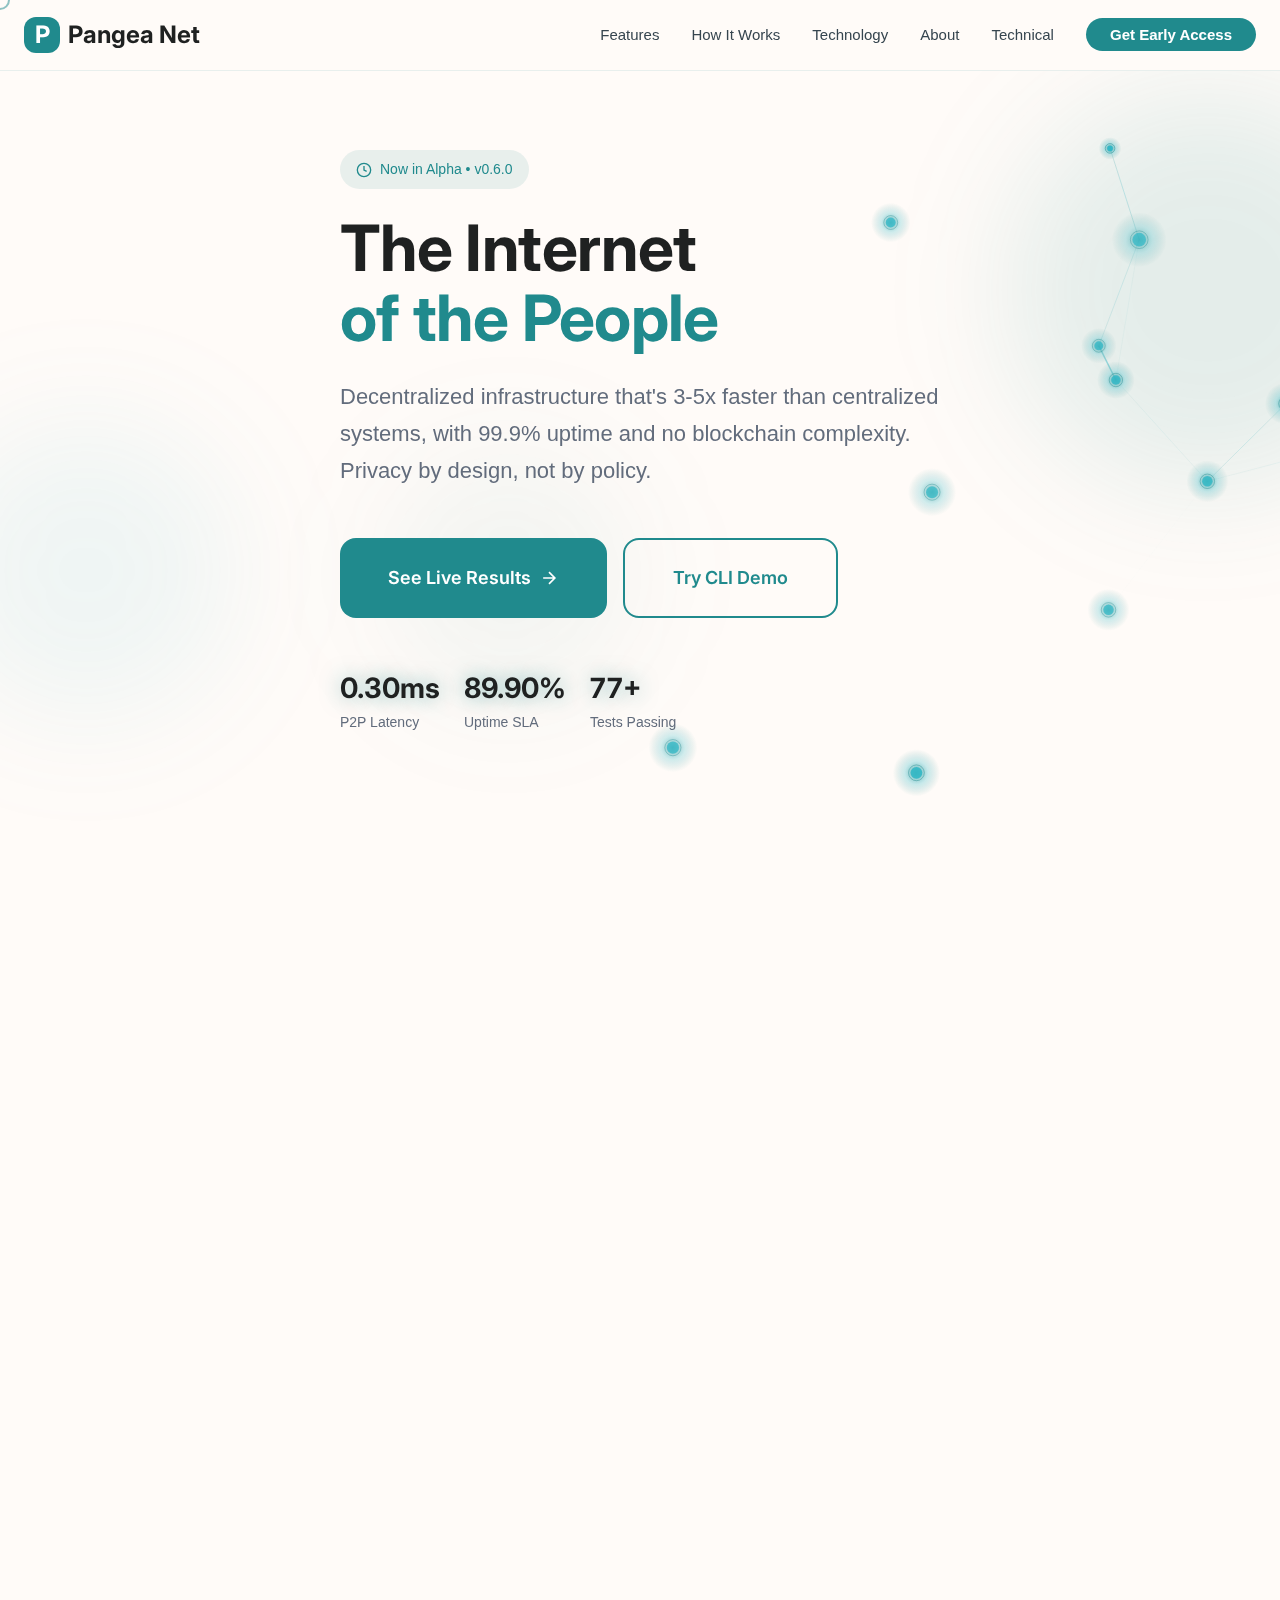
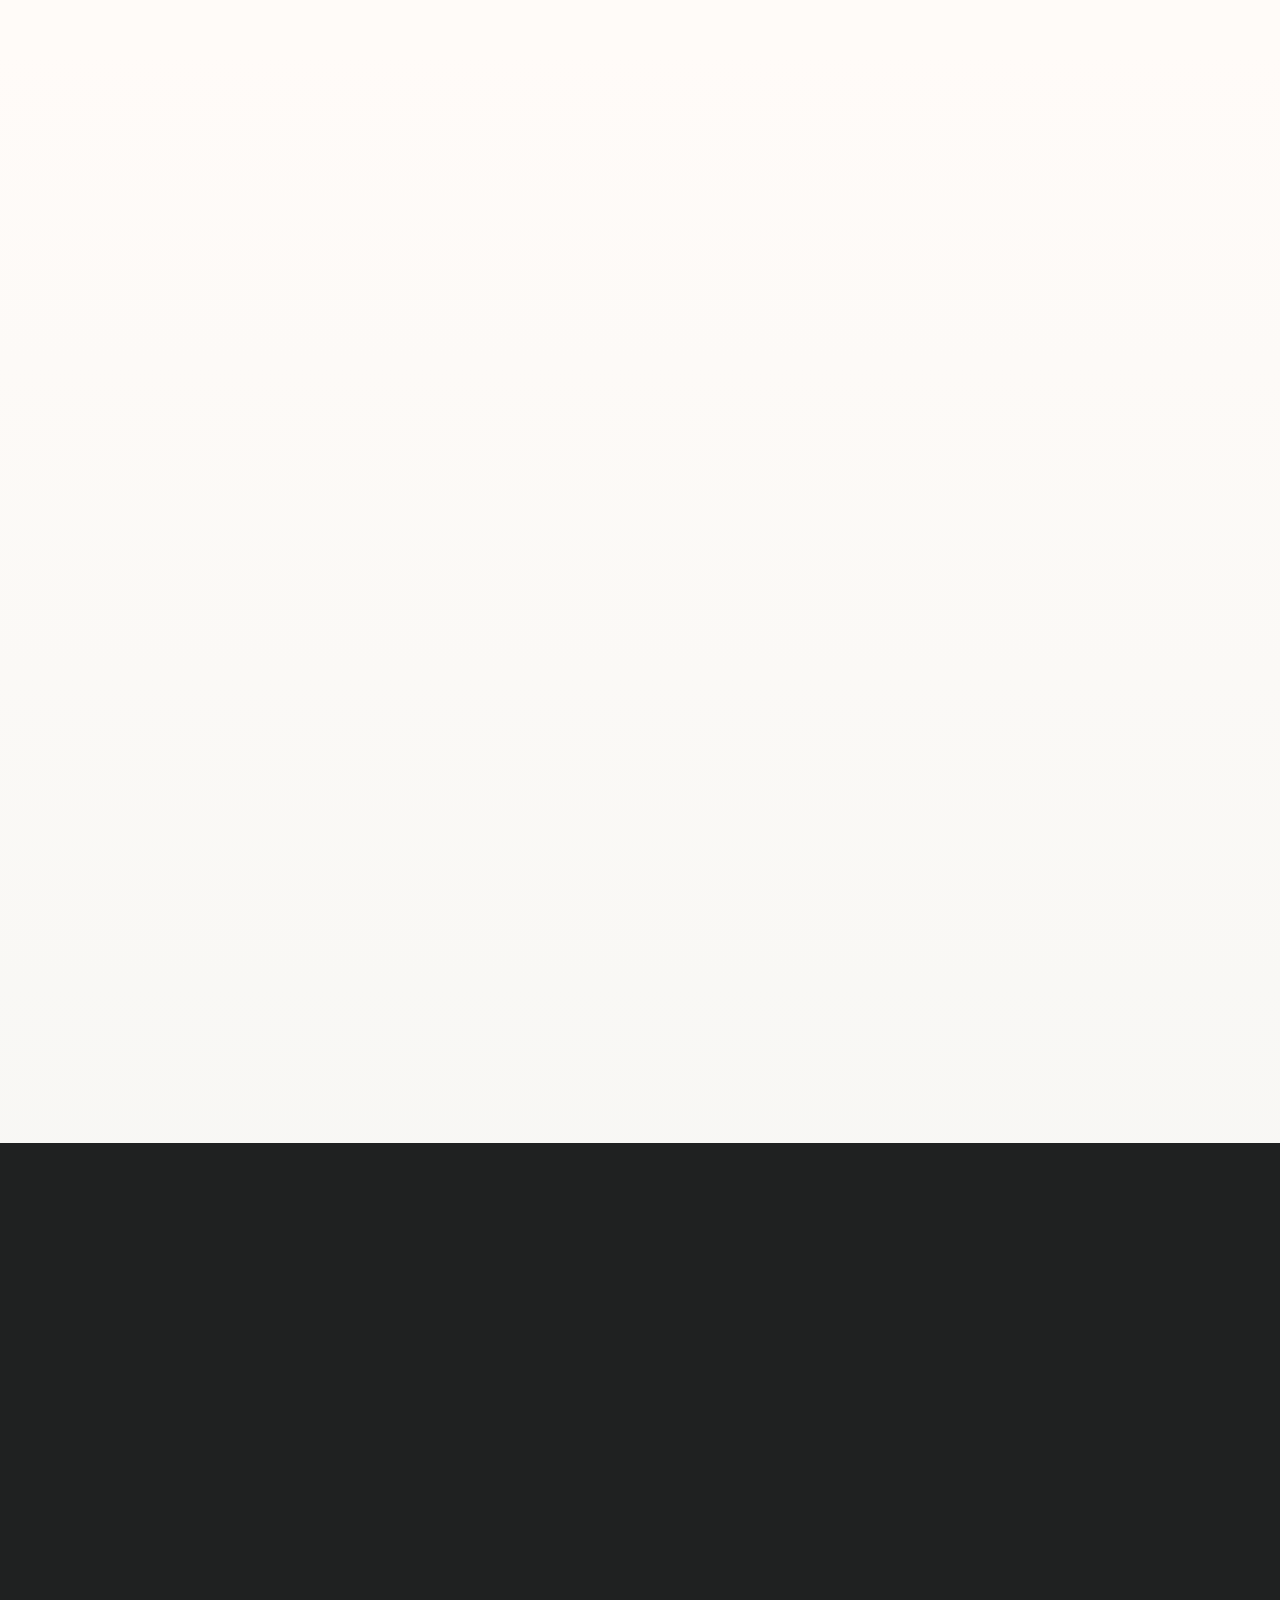
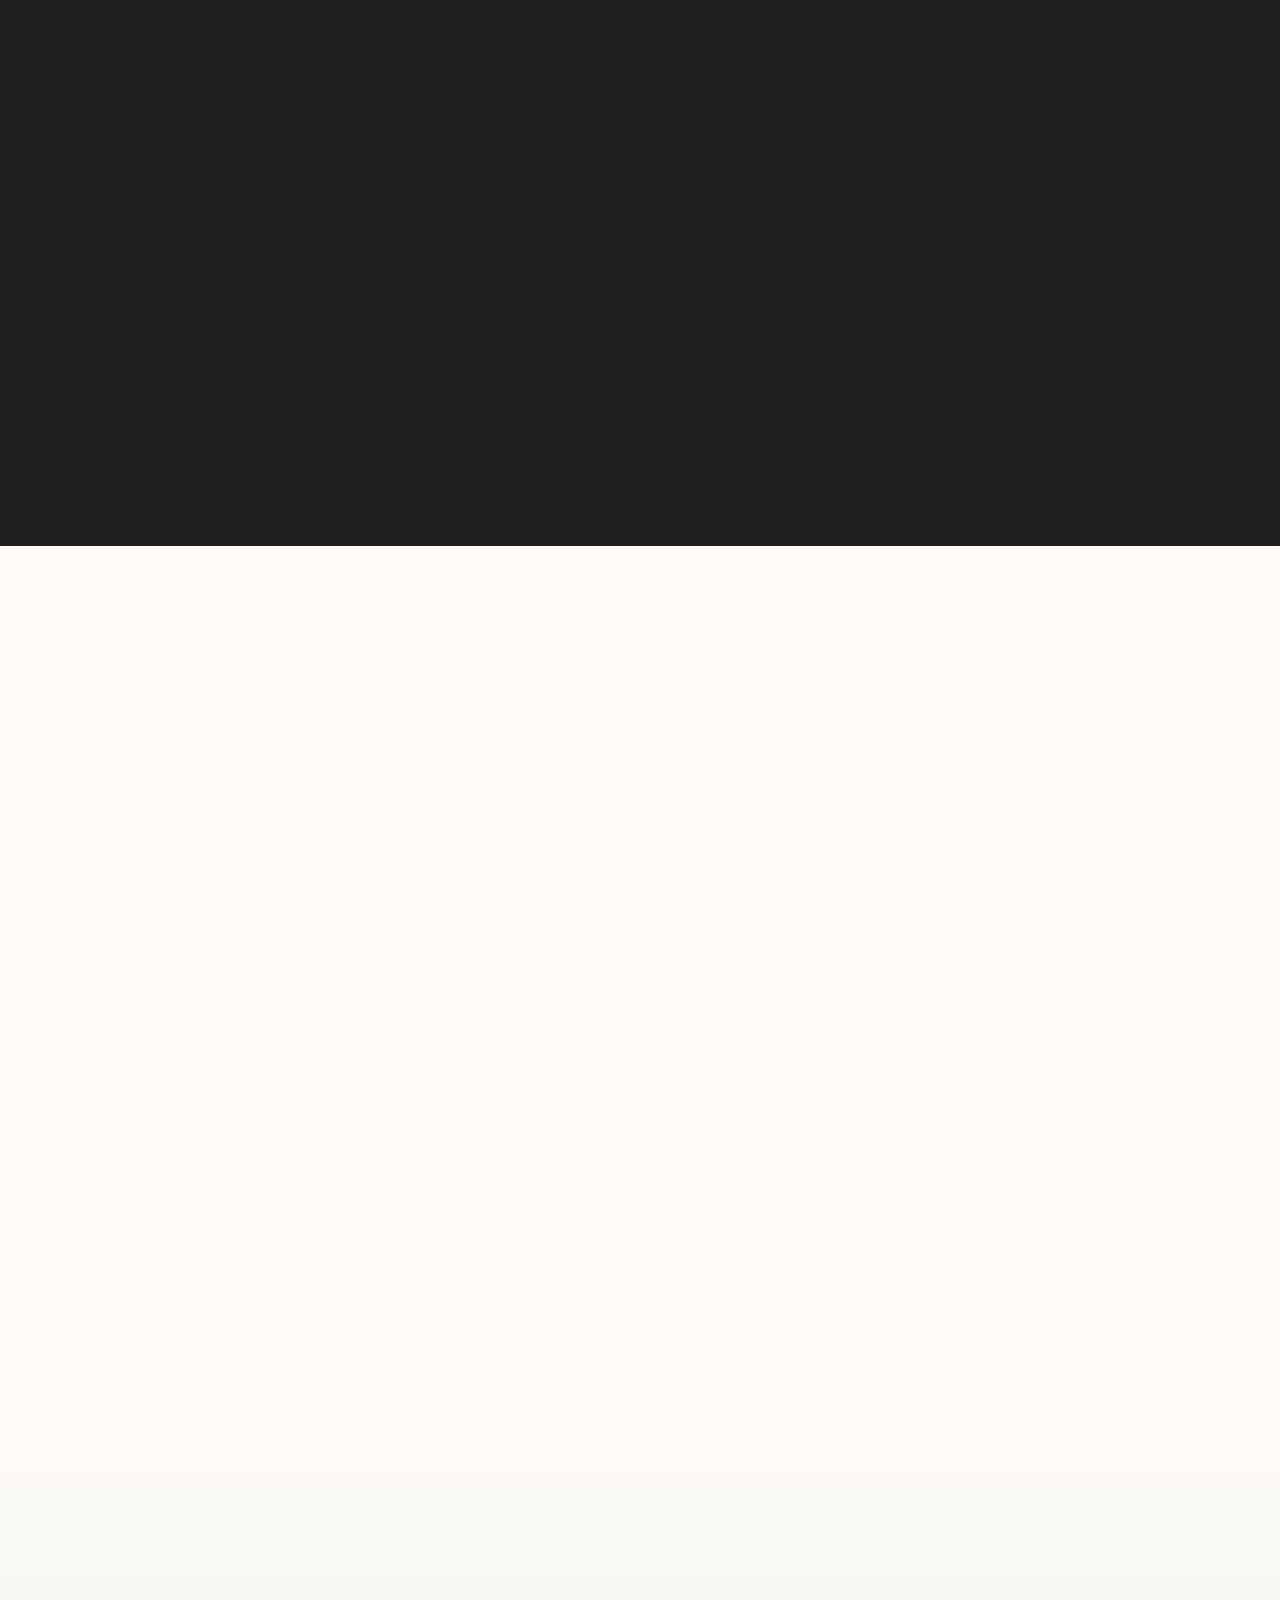
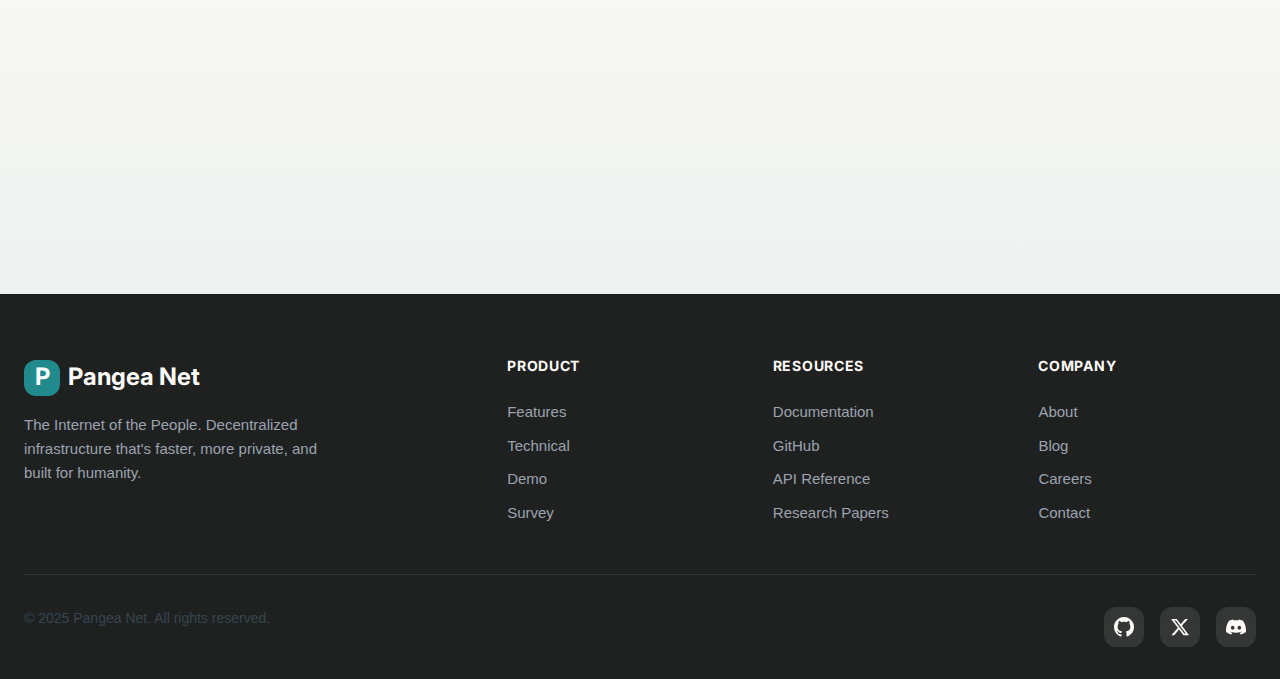
<file: website/index.html>
<!DOCTYPE html>
<html lang="en">
<head>
  <meta charset="UTF-8">
  <meta name="viewport" content="width=device-width, initial-scale=1.0">
  <meta name="description" content="Pangea Net - The Internet of the People. Decentralized infrastructure that's 3-5x faster than centralized systems, with 99.9% uptime and no blockchain complexity.">
  <meta name="keywords" content="decentralized, P2P, peer-to-peer, privacy, infrastructure, network, distributed systems">
  <meta name="author" content="Pangea Net">
  
  <!-- Open Graph -->
  <meta property="og:title" content="Pangea Net - The Internet of the People">
  <meta property="og:description" content="Decentralized infrastructure that's faster, more private, and built for humanity.">
  <meta property="og:type" content="website">
  
  <title>Pangea Net - The Internet of the People</title>
  
  <!-- Fonts -->
  <link rel="preconnect" href="https://fonts.googleapis.com">
  <link rel="preconnect" href="https://fonts.gstatic.com" crossorigin>
  <link href="https://fonts.googleapis.com/css2?family=Inter:wght@400;500;600;700&display=swap" rel="stylesheet">
  
  <!-- Styles -->
  <link rel="stylesheet" href="css/styles.css">
  
  <!-- Favicon -->
  <link rel="icon" type="image/svg+xml" href="data:image/svg+xml,<svg xmlns='http://www.w3.org/2000/svg' viewBox='0 0 100 100'><circle cx='50' cy='50' r='45' fill='%23208A8D'/><text x='50' y='68' font-size='50' fill='white' text-anchor='middle' font-family='Arial' font-weight='bold'>P</text></svg>">
</head>
<body>
  <!-- Navigation -->
  <nav class="nav">
    <div class="nav-container">
      <a href="/" class="nav-logo">
        <span class="nav-logo-icon">P</span>
        Pangea Net
      </a>
      
      <ul class="nav-links">
        <li><a href="#features" class="nav-link">Features</a></li>
        <li><a href="#how-it-works" class="nav-link">How It Works</a></li>
        <li><a href="#technology" class="nav-link">Technology</a></li>
        <li><a href="pages/about.html" class="nav-link">About</a></li>
        <li><a href="pages/technical.html" class="nav-link">Technical</a></li>
        <li><a href="#cta" class="nav-link nav-cta">Get Early Access</a></li>
      </ul>
      
      <button class="nav-toggle" aria-label="Toggle navigation">
        <span></span>
        <span></span>
        <span></span>
      </button>
    </div>
  </nav>

  <!-- Hero Section -->
  <section class="hero section" id="hero">
    <div class="container">
      <div class="hero-content">
        <span class="hero-label animate-fade-in">
          <svg width="16" height="16" viewBox="0 0 24 24" fill="none" stroke="currentColor" stroke-width="2">
            <circle cx="12" cy="12" r="10"/>
            <path d="M12 6v6l4 2"/>
          </svg>
          Now in Alpha • v0.6.0
        </span>
        
        <h1 class="hero-title animate-fade-in-up">
          The Internet<br>
          <span class="highlight">of the People</span>
        </h1>
        
        <p class="hero-subtitle animate-fade-in-up" style="animation-delay: 0.2s">
          Decentralized infrastructure that's 3-5x faster than centralized systems, 
          with 99.9% uptime and no blockchain complexity. Privacy by design, 
          not by policy.
        </p>
        
        <div class="hero-buttons animate-fade-in-up" style="animation-delay: 0.4s">
          <a href="#cta" class="btn btn-primary btn-large">
            See Live Results
            <svg width="20" height="20" viewBox="0 0 24 24" fill="none" stroke="currentColor" stroke-width="2">
              <path d="M5 12h14M12 5l7 7-7 7"/>
            </svg>
          </a>
          <a href="pages/demo.html" class="btn btn-secondary btn-large">
            Try CLI Demo
          </a>
        </div>
        
        <div class="hero-social-proof animate-fade-in" style="animation-delay: 0.6s">
          <div class="hero-stat">
            <span class="hero-stat-value" data-count="0.33" data-suffix="ms">0</span>
            <span class="hero-stat-label">P2P Latency</span>
          </div>
          <div class="hero-stat">
            <span class="hero-stat-value" data-count="99.9" data-suffix="%">0</span>
            <span class="hero-stat-label">Uptime SLA</span>
          </div>
          <div class="hero-stat">
            <span class="hero-stat-value" data-count="86" data-suffix="+">0</span>
            <span class="hero-stat-label">Tests Passing</span>
          </div>
        </div>
      </div>
    </div>
    
    <!-- Animated Network Background -->
    <div class="hero-visual">
      <canvas id="networkCanvas" class="network-canvas"></canvas>
    </div>
  </section>

  <!-- Features Section -->
  <section class="section features" id="features">
    <div class="container">
      <div class="features-header scroll-animate">
        <h2>What Makes This Different</h2>
        <p class="lead">
          Most P2P systems are slow, unreliable, and complex. 
          We solved all three with intelligent optimization.
        </p>
      </div>
      
      <div class="features-grid">
        <!-- Feature 1 -->
        <div class="card scroll-animate stagger-1">
          <div class="card-icon">
            <svg viewBox="0 0 24 24" fill="none" stroke="currentColor" stroke-width="2">
              <path d="M13 2L3 14h9l-1 8 10-12h-9l1-8z"/>
            </svg>
          </div>
          <div class="card-metric" data-count="0.33" data-suffix="ms">0</div>
          <h3 class="card-title">P2P Latency</h3>
          <p class="card-subtitle">294x Better Than Target</p>
          <p class="card-desc">
            Multi-stream parallel transfers ensure your data never waits for the slowest peer.
          </p>
        </div>
        
        <!-- Feature 2 -->
        <div class="card scroll-animate stagger-2">
          <div class="card-icon">
            <svg viewBox="0 0 24 24" fill="none" stroke="currentColor" stroke-width="2">
              <path d="M12 22s8-4 8-10V5l-8-3-8 3v7c0 6 8 10 8 10z"/>
              <path d="M9 12l2 2 4-4"/>
            </svg>
          </div>
          <div class="card-metric" data-count="99.9" data-suffix="%">0</div>
          <h3 class="card-title">Uptime SLA</h3>
          <p class="card-subtitle">Predictive Reliability</p>
          <p class="card-desc">
            ML predicts failures 10 minutes before they happen. Data migrates proactively.
          </p>
        </div>
        
        <!-- Feature 3 -->
        <div class="card scroll-animate stagger-3">
          <div class="card-icon">
            <svg viewBox="0 0 24 24" fill="none" stroke="currentColor" stroke-width="2">
              <rect x="3" y="11" width="18" height="11" rx="2" ry="2"/>
              <path d="M7 11V7a5 5 0 0 1 10 0v4"/>
            </svg>
          </div>
          <div class="card-metric">No Fees</div>
          <h3 class="card-title">No Blockchain Friction</h3>
          <p class="card-subtitle">Works Like Familiar SaaS</p>
          <p class="card-desc">
            No tokens, no wallet setup, no gas fees. Privacy infrastructure that just works.
          </p>
        </div>
        
        <!-- Feature 4 -->
        <div class="card scroll-animate stagger-4">
          <div class="card-icon">
            <svg viewBox="0 0 24 24" fill="none" stroke="currentColor" stroke-width="2">
              <polyline points="23 6 13.5 15.5 8.5 10.5 1 18"/>
              <polyline points="17 6 23 6 23 12"/>
            </svg>
          </div>
          <div class="card-metric">3-5x</div>
          <h3 class="card-title">Faster Transfers</h3>
          <p class="card-subtitle">Real-World Validated</p>
          <p class="card-desc">
            P83 latency optimization selects the 10th fastest of 12 peers. No bottlenecks.
          </p>
        </div>
      </div>
    </div>
  </section>

  <!-- How It Works Section -->
  <section class="section how-it-works" id="how-it-works">
    <div class="container">
      <div class="features-header scroll-animate">
        <h2>Faster. More Private. Open Source.</h2>
        <p class="lead">
          Built with security and performance at its core, 
          not as an afterthought.
        </p>
      </div>
      
      <div class="steps">
        <!-- Step 1 -->
        <div class="step scroll-animate">
          <div class="step-visual">
            <div class="step-icon-container animate-float">
              <svg class="step-icon" viewBox="0 0 24 24" fill="none" stroke="currentColor" stroke-width="1.5">
                <circle cx="12" cy="12" r="3"/>
                <circle cx="5" cy="6" r="2"/>
                <circle cx="19" cy="6" r="2"/>
                <circle cx="5" cy="18" r="2"/>
                <circle cx="19" cy="18" r="2"/>
                <path d="M7 7l3 3M15 9l2-2M7 16l3-2M15 15l2 2"/>
              </svg>
            </div>
          </div>
          <div class="step-content">
            <span class="step-number">1</span>
            <h3 class="step-title">Distributed Storage</h3>
            <p class="step-desc">
              Your files split across multiple peers, encrypted end-to-end with XChaCha20-Poly1305. 
              If one peer fails, others keep your data safe. Reed-Solomon erasure coding means 
              you only need 8 of 12 shards to recover the original.
            </p>
          </div>
        </div>
        
        <!-- Step 2 -->
        <div class="step scroll-animate">
          <div class="step-visual">
            <div class="step-icon-container animate-float" style="animation-delay: 0.5s">
              <svg class="step-icon" viewBox="0 0 24 24" fill="none" stroke="currentColor" stroke-width="1.5">
                <path d="M12 3a9 9 0 1 0 9 9"/>
                <path d="M12 7v5l3 3"/>
                <circle cx="12" cy="12" r="1"/>
                <path d="M21 3l-3 3M18 6l3-3"/>
              </svg>
            </div>
          </div>
          <div class="step-content">
            <span class="step-number">2</span>
            <h3 class="step-title">Predictive Optimization</h3>
            <p class="step-desc">
              Machine learning models analyze peer health every 5 minutes with 80% accuracy. 
              When we detect an issue forming—network degradation, peer instability—we 
              proactively migrate your data before failure occurs.
            </p>
          </div>
        </div>
        
        <!-- Step 3 -->
        <div class="step scroll-animate">
          <div class="step-visual">
            <div class="step-icon-container animate-float" style="animation-delay: 1s">
              <svg class="step-icon" viewBox="0 0 24 24" fill="none" stroke="currentColor" stroke-width="1.5">
                <path d="M12 22s8-4 8-10V5l-8-3-8 3v7c0 6 8 10 8 10z"/>
                <path d="M12 8v4M12 16h.01"/>
              </svg>
            </div>
          </div>
          <div class="step-content">
            <span class="step-number">3</span>
            <h3 class="step-title">Enterprise Reliability</h3>
            <p class="step-desc">
              99.9% uptime SLA with cryptographic verification. Multi-layer security with 
              Noise Protocol XX encryption. Built for teams that can't afford downtime. 
              Your data belongs to you—we literally cannot access it.
            </p>
          </div>
        </div>
      </div>
    </div>
  </section>

  <!-- Technology Section -->
  <section class="section tech-section section-dark" id="technology">
    <div class="container">
      <div class="tech-header scroll-animate">
        <h2>Built Right. Built to Last.</h2>
        <p class="lead">
          Three languages working in harmony. Each optimized for its specific responsibility.
        </p>
      </div>
      
      <div class="architecture">
        <!-- Python Layer -->
        <div class="arch-layer scroll-animate stagger-1">
          <div class="arch-layer-icon">
            <svg viewBox="0 0 24 24" fill="none" stroke="currentColor" stroke-width="2">
              <rect x="2" y="3" width="20" height="14" rx="2" ry="2"/>
              <line x1="8" y1="21" x2="16" y2="21"/>
              <line x1="12" y1="17" x2="12" y2="21"/>
            </svg>
          </div>
          <div class="arch-layer-content">
            <h4>Python CLI + AI</h4>
            <p>User interface and machine learning. Simple commands, intelligent predictions.</p>
          </div>
        </div>
        
        <!-- Go Layer -->
        <div class="arch-layer scroll-animate stagger-2">
          <div class="arch-layer-icon">
            <svg viewBox="0 0 24 24" fill="none" stroke="currentColor" stroke-width="2">
              <circle cx="12" cy="12" r="10"/>
              <line x1="2" y1="12" x2="22" y2="12"/>
              <path d="M12 2a15.3 15.3 0 0 1 4 10 15.3 15.3 0 0 1-4 10 15.3 15.3 0 0 1-4-10 15.3 15.3 0 0 1 4-10z"/>
            </svg>
          </div>
          <div class="arch-layer-content">
            <h4>Go Networking</h4>
            <p>P2P networking with libp2p, QUIC/TCP transports, NAT traversal. Handles millions of connections.</p>
          </div>
        </div>
        
        <!-- Rust Layer -->
        <div class="arch-layer scroll-animate stagger-3">
          <div class="arch-layer-icon">
            <svg viewBox="0 0 24 24" fill="none" stroke="currentColor" stroke-width="2">
              <polygon points="12 2 22 8.5 22 15.5 12 22 2 15.5 2 8.5 12 2"/>
              <line x1="12" y1="22" x2="12" y2="15.5"/>
              <polyline points="22 8.5 12 15.5 2 8.5"/>
            </svg>
          </div>
          <div class="arch-layer-content">
            <h4>Rust Performance</h4>
            <p>CES pipeline (Compress, Encrypt, Shard), cryptography, and real-time processing. Maximum speed.</p>
          </div>
        </div>
      </div>
      
      <div class="stats-bar scroll-animate">
        <div class="stat-item">
          <div class="stat-value" data-count="15000" data-suffix="+">0</div>
          <div class="stat-label">Lines of Code</div>
        </div>
        <div class="stat-item">
          <div class="stat-value" data-count="86" data-suffix="+">0</div>
          <div class="stat-label">Tests Passing</div>
        </div>
        <div class="stat-item">
          <div class="stat-value" data-count="2" data-suffix=" Years">0</div>
          <div class="stat-label">Research</div>
        </div>
        <div class="stat-item">
          <div class="stat-value">Production</div>
          <div class="stat-label">Ready</div>
        </div>
      </div>
    </div>
  </section>

  <!-- Why Now Section -->
  <section class="section" id="why-now">
    <div class="container">
      <div class="features-header scroll-animate">
        <h2>Three Things Just Aligned</h2>
        <p class="lead">The technology finally caught up to the vision.</p>
      </div>
      
      <div class="why-now-grid">
        <div class="why-card scroll-animate stagger-1">
          <div class="why-card-icon">
            <svg viewBox="0 0 24 24" fill="none" stroke="currentColor" stroke-width="1.5">
              <rect x="5" y="2" width="14" height="20" rx="2" ry="2"/>
              <line x1="12" y1="18" x2="12.01" y2="18"/>
              <path d="M9 6h6M9 10h6"/>
            </svg>
          </div>
          <h3>Phones Got Smart</h3>
          <p>
            Every phone has ML accelerators. Trillions of operations per second 
            sitting idle. We're finally leveraging that power.
          </p>
        </div>
        
        <div class="why-card scroll-animate stagger-2">
          <div class="why-card-icon">
            <svg viewBox="0 0 24 24" fill="none" stroke="currentColor" stroke-width="1.5">
              <path d="M2 12h6M16 12h6"/>
              <circle cx="12" cy="12" r="4"/>
              <path d="M5.5 5.5l2 2M16.5 5.5l-2 2M5.5 18.5l2-2M16.5 18.5l-2-2"/>
            </svg>
          </div>
          <h3>Internet Got Fast</h3>
          <p>
            5G upload speeds make peer-to-peer actually feasible at scale. 
            The bandwidth constraints that made this impossible are gone.
          </p>
        </div>
        
        <div class="why-card scroll-animate stagger-3">
          <div class="why-card-icon">
            <svg viewBox="0 0 24 24" fill="none" stroke="currentColor" stroke-width="1.5">
              <line x1="12" y1="1" x2="12" y2="23"/>
              <path d="M17 5H9.5a3.5 3.5 0 0 0 0 7h5a3.5 3.5 0 0 1 0 7H6"/>
            </svg>
          </div>
          <h3>Tech Got Greedy</h3>
          <p>
            AWS and Google have 90%+ margins. They're financially incentivized 
            NOT to innovate. Centralization is their profit model.
          </p>
        </div>
      </div>
      
      <p class="closing-statement scroll-animate">
        "The infrastructure monopolies won't innovate. They profit from centralization.<br>
        For the first time, decentralized CAN be better than centralized."
      </p>
    </div>
  </section>

  <!-- CTA Section -->
  <section class="section cta-section" id="cta">
    <div class="container">
      <div class="cta-content scroll-animate">
        <h2 class="cta-title">See What People Think</h2>
        <p class="cta-subtitle">
          We're testing market traction with developers, founders, and privacy advocates.
          Answer 7 quick questions. See live results. No email required.
        </p>
        
        <div class="cta-buttons">
          <a href="pages/survey.html" class="btn btn-primary btn-large">
            Take the Survey
            <svg width="20" height="20" viewBox="0 0 24 24" fill="none" stroke="currentColor" stroke-width="2">
              <path d="M5 12h14M12 5l7 7-7 7"/>
            </svg>
          </a>
          <a href="pages/demo.html" class="btn btn-secondary btn-large">
            Try CLI Demo
          </a>
        </div>
        
        <p class="cta-note">
          <svg width="16" height="16" viewBox="0 0 24 24" fill="none" stroke="currentColor" stroke-width="2" style="vertical-align: middle; margin-right: 4px;">
            <path d="M12 22s8-4 8-10V5l-8-3-8 3v7c0 6 8 10 8 10z"/>
          </svg>
          Privacy-first. No tracking. Your data stays yours.
        </p>
      </div>
    </div>
  </section>

  <!-- Footer -->
  <footer class="footer">
    <div class="container">
      <div class="footer-content">
        <div class="footer-brand">
          <div class="footer-logo">
            <span class="nav-logo-icon">P</span>
            Pangea Net
          </div>
          <p class="footer-tagline">
            The Internet of the People. Decentralized infrastructure that's faster, 
            more private, and built for humanity.
          </p>
        </div>
        
        <div class="footer-section">
          <h4>Product</h4>
          <ul class="footer-links">
            <li><a href="#features">Features</a></li>
            <li><a href="pages/technical.html">Technical</a></li>
            <li><a href="pages/demo.html">Demo</a></li>
            <li><a href="pages/survey.html">Survey</a></li>
          </ul>
        </div>
        
        <div class="footer-section">
          <h4>Resources</h4>
          <ul class="footer-links">
            <li><a href="#">Documentation</a></li>
            <li><a href="#">GitHub</a></li>
            <li><a href="#">API Reference</a></li>
            <li><a href="#">Research Papers</a></li>
          </ul>
        </div>
        
        <div class="footer-section">
          <h4>Company</h4>
          <ul class="footer-links">
            <li><a href="pages/about.html">About</a></li>
            <li><a href="#">Blog</a></li>
            <li><a href="#">Careers</a></li>
            <li><a href="#">Contact</a></li>
          </ul>
        </div>
      </div>
      
      <div class="footer-bottom">
        <p>&copy; 2025 Pangea Net. All rights reserved.</p>
        <div class="footer-social">
          <a href="#" aria-label="GitHub">
            <svg width="20" height="20" viewBox="0 0 24 24" fill="currentColor">
              <path d="M12 0c-6.626 0-12 5.373-12 12 0 5.302 3.438 9.8 8.207 11.387.599.111.793-.261.793-.577v-2.234c-3.338.726-4.033-1.416-4.033-1.416-.546-1.387-1.333-1.756-1.333-1.756-1.089-.745.083-.729.083-.729 1.205.084 1.839 1.237 1.839 1.237 1.07 1.834 2.807 1.304 3.492.997.107-.775.418-1.305.762-1.604-2.665-.305-5.467-1.334-5.467-5.931 0-1.311.469-2.381 1.236-3.221-.124-.303-.535-1.524.117-3.176 0 0 1.008-.322 3.301 1.23.957-.266 1.983-.399 3.003-.404 1.02.005 2.047.138 3.006.404 2.291-1.552 3.297-1.23 3.297-1.23.653 1.653.242 2.874.118 3.176.77.84 1.235 1.911 1.235 3.221 0 4.609-2.807 5.624-5.479 5.921.43.372.823 1.102.823 2.222v3.293c0 .319.192.694.801.576 4.765-1.589 8.199-6.086 8.199-11.386 0-6.627-5.373-12-12-12z"/>
            </svg>
          </a>
          <a href="#" aria-label="Twitter">
            <svg width="20" height="20" viewBox="0 0 24 24" fill="currentColor">
              <path d="M18.244 2.25h3.308l-7.227 8.26 8.502 11.24H16.17l-5.214-6.817L4.99 21.75H1.68l7.73-8.835L1.254 2.25H8.08l4.713 6.231zm-1.161 17.52h1.833L7.084 4.126H5.117z"/>
            </svg>
          </a>
          <a href="#" aria-label="Discord">
            <svg width="20" height="20" viewBox="0 0 24 24" fill="currentColor">
              <path d="M20.317 4.3698a19.7913 19.7913 0 00-4.8851-1.5152.0741.0741 0 00-.0785.0371c-.211.3753-.4447.8648-.6083 1.2495-1.8447-.2762-3.68-.2762-5.4868 0-.1636-.3933-.4058-.8742-.6177-1.2495a.077.077 0 00-.0785-.037 19.7363 19.7363 0 00-4.8852 1.515.0699.0699 0 00-.0321.0277C.5334 9.0458-.319 13.5799.0992 18.0578a.0824.0824 0 00.0312.0561c2.0528 1.5076 4.0413 2.4228 5.9929 3.0294a.0777.0777 0 00.0842-.0276c.4616-.6304.8731-1.2952 1.226-1.9942a.076.076 0 00-.0416-.1057c-.6528-.2476-1.2743-.5495-1.8722-.8923a.077.077 0 01-.0076-.1277c.1258-.0943.2517-.1923.3718-.2914a.0743.0743 0 01.0776-.0105c3.9278 1.7933 8.18 1.7933 12.0614 0a.0739.0739 0 01.0785.0095c.1202.099.246.1981.3728.2924a.077.077 0 01-.0066.1276 12.2986 12.2986 0 01-1.873.8914.0766.0766 0 00-.0407.1067c.3604.698.7719 1.3628 1.225 1.9932a.076.076 0 00.0842.0286c1.961-.6067 3.9495-1.5219 6.0023-3.0294a.077.077 0 00.0313-.0552c.5004-5.177-.8382-9.6739-3.5485-13.6604a.061.061 0 00-.0312-.0286zM8.02 15.3312c-1.1825 0-2.1569-1.0857-2.1569-2.419 0-1.3332.9555-2.4189 2.157-2.4189 1.2108 0 2.1757 1.0952 2.1568 2.419 0 1.3332-.9555 2.4189-2.1569 2.4189zm7.9748 0c-1.1825 0-2.1569-1.0857-2.1569-2.419 0-1.3332.9554-2.4189 2.1569-2.4189 1.2108 0 2.1757 1.0952 2.1568 2.419 0 1.3332-.946 2.4189-2.1568 2.4189z"/>
            </svg>
          </a>
        </div>
      </div>
    </div>
  </footer>

  <!-- Scripts -->
  <script src="js/main.js"></script>
</body>
</html>
</file>
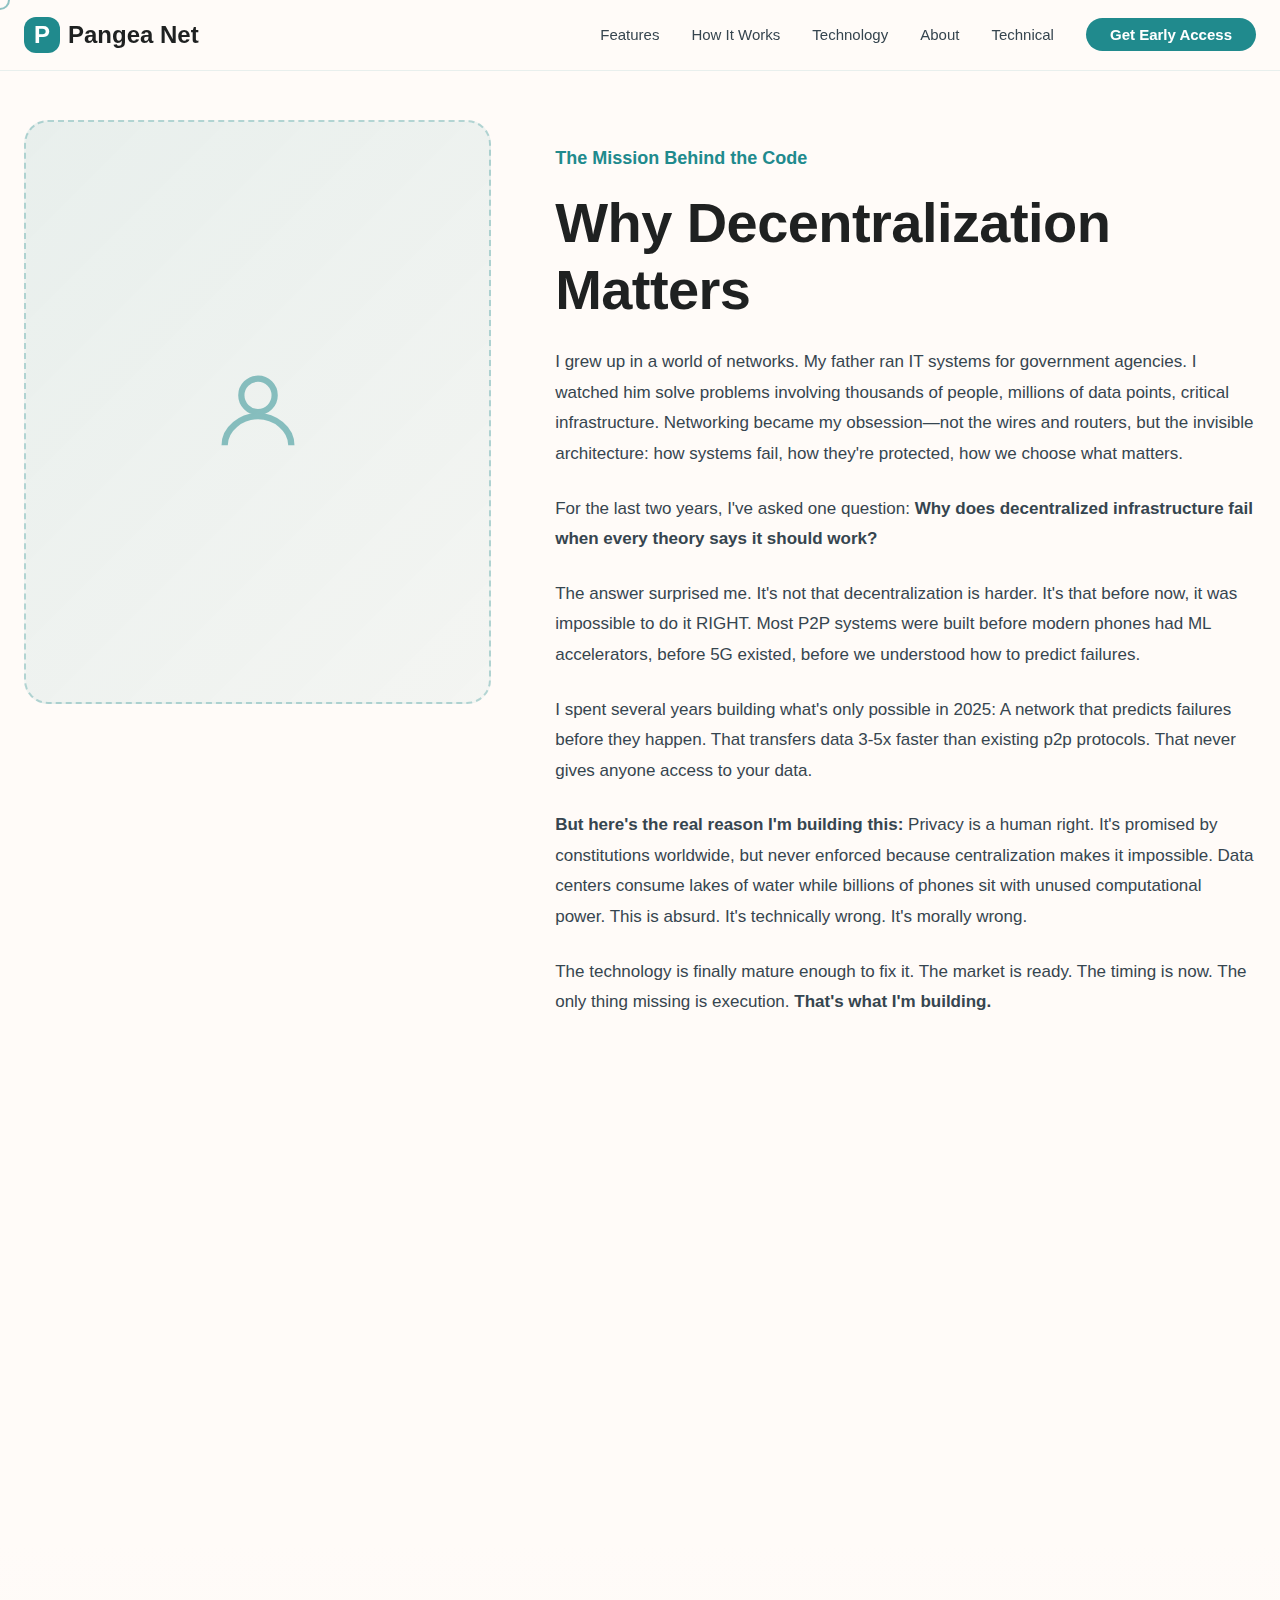
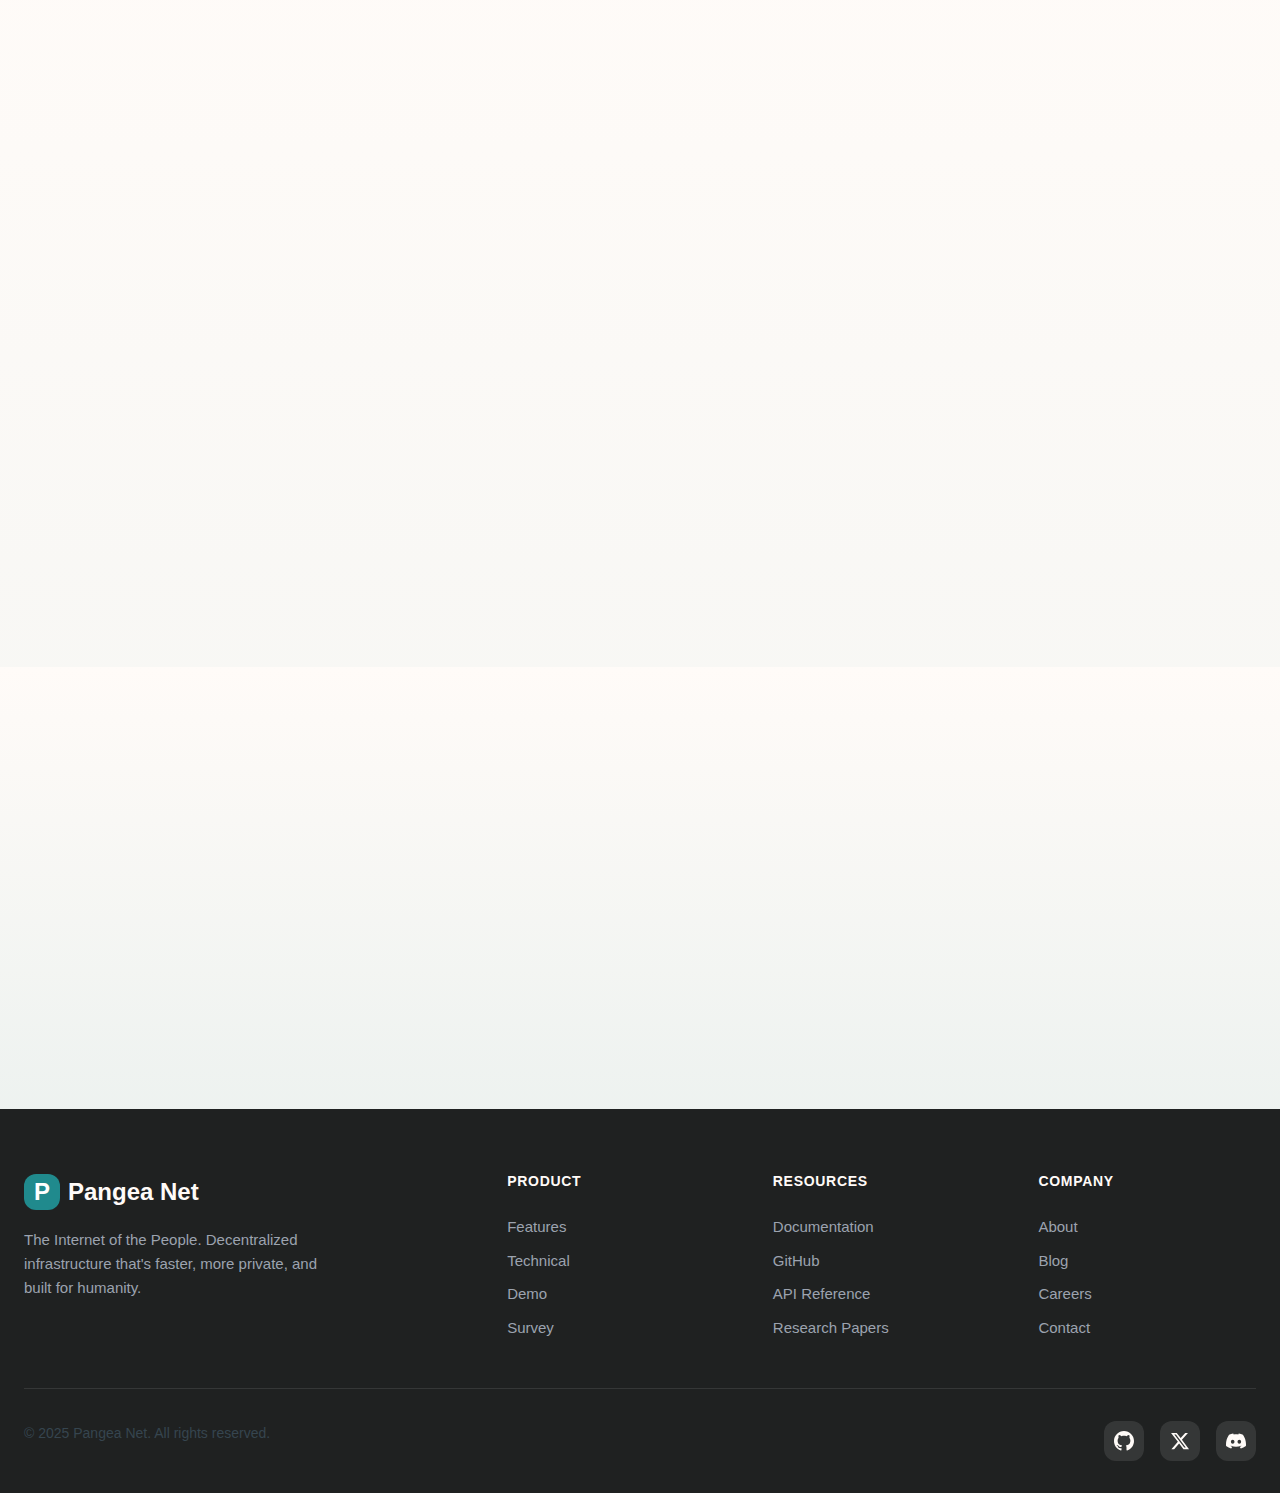
<file: website/pages/about.html>
<!DOCTYPE html>
<html lang="en">
<head>
  <meta charset="UTF-8">
  <meta name="viewport" content="width=device-width, initial-scale=1.0">
  <meta name="description" content="About the founder of Pangea Net - The mission behind the code.">
  <title>About - Pangea Net</title>
  
  <!-- Fonts -->
  <link rel="preconnect" href="https://fonts.googleapis.com">
  <link rel="preconnect" href="https://fonts.gstatic.com" crossorigin>
  <link href="https://fonts.googleapis.com/css2?family=Space+Grotesk:wght@400;500;600;700&family=Plus+Jakarta+Sans:wght@400;500;600;700&family=JetBrains+Mono:wght@400;500&display=swap" rel="stylesheet">
  
  <!-- Styles -->
  <link rel="stylesheet" href="../css/styles.css">
  
  <!-- Favicon -->
  <link rel="icon" type="image/svg+xml" href="data:image/svg+xml,<svg xmlns='http://www.w3.org/2000/svg' viewBox='0 0 100 100'><circle cx='50' cy='50' r='45' fill='%23208A8D'/><text x='50' y='68' font-size='50' fill='white' text-anchor='middle' font-family='Arial' font-weight='bold'>P</text></svg>">
  
  <style>
    .about-hero {
      padding-top: 120px;
      padding-bottom: var(--space-3xl);
    }
    
    .about-grid {
      display: grid;
      grid-template-columns: 1fr 1.5fr;
      gap: var(--space-3xl);
      align-items: start;
    }
    
    @media (max-width: 768px) {
      .about-grid {
        grid-template-columns: 1fr;
        text-align: center;
      }
    }
    
    .about-image {
      position: relative;
    }
    
    .about-image-placeholder {
      width: 100%;
      aspect-ratio: 4/5;
      background: linear-gradient(135deg, rgba(32, 138, 141, 0.1) 0%, rgba(32, 138, 141, 0.05) 100%);
      border-radius: var(--radius-xl);
      display: flex;
      align-items: center;
      justify-content: center;
      border: 2px dashed rgba(32, 138, 141, 0.3);
    }
    
    .about-image-placeholder svg {
      width: 100px;
      height: 100px;
      color: var(--teal-main);
      opacity: 0.5;
    }
    
    .about-content {
      padding-top: var(--space-lg);
    }
    
    .about-subtitle {
      color: var(--teal-main);
      font-size: 18px;
      font-weight: 600;
      margin-bottom: var(--space-md);
    }
    
    .about-text p {
      font-size: 17px;
      line-height: 1.8;
      margin-bottom: var(--space-lg);
    }
    
    .about-achievements {
      margin-top: var(--space-2xl);
      padding-top: var(--space-xl);
      border-top: 1px solid rgba(32, 138, 141, 0.1);
    }
    
    .about-achievements h3 {
      font-size: 16px;
      color: var(--gray);
      text-transform: uppercase;
      letter-spacing: 0.05em;
      margin-bottom: var(--space-lg);
    }
    
    .achievements-list {
      display: flex;
      flex-direction: column;
      gap: var(--space-md);
    }
    
    .achievement {
      display: flex;
      align-items: center;
      gap: var(--space-md);
      padding: var(--space-md);
      background: rgba(32, 138, 141, 0.05);
      border-radius: var(--radius-md);
    }
    
    @media (max-width: 768px) {
      .achievement {
        justify-content: center;
      }
    }
    
    .achievement-icon {
      width: 40px;
      height: 40px;
      background: var(--teal-main);
      border-radius: var(--radius-sm);
      display: flex;
      align-items: center;
      justify-content: center;
      color: white;
      flex-shrink: 0;
    }
    
    .achievement-icon svg {
      width: 20px;
      height: 20px;
    }
    
    .achievement-text {
      font-size: 15px;
      color: var(--charcoal-main);
    }
    
    .vision-section {
      background: linear-gradient(180deg, var(--cream-main) 0%, rgba(32, 138, 141, 0.03) 100%);
    }
    
    .vision-content {
      max-width: 800px;
      margin: 0 auto;
      text-align: center;
    }
    
    .vision-quote {
      font-size: 24px;
      font-weight: 600;
      color: var(--charcoal-main);
      line-height: 1.5;
      margin-bottom: var(--space-2xl);
      position: relative;
    }
    
    .vision-quote::before {
      content: '"';
      font-size: 80px;
      color: var(--teal-main);
      opacity: 0.2;
      position: absolute;
      left: -40px;
      top: -30px;
      font-family: Georgia, serif;
    }
    
    .values-grid {
      display: grid;
      grid-template-columns: repeat(3, 1fr);
      gap: var(--space-lg);
      margin-top: var(--space-3xl);
    }
    
    @media (max-width: 768px) {
      .values-grid {
        grid-template-columns: 1fr;
      }
    }
    
    .value-card {
      text-align: center;
      padding: var(--space-xl);
    }
    
    .value-icon {
      width: 64px;
      height: 64px;
      margin: 0 auto var(--space-lg);
      background: rgba(32, 138, 141, 0.1);
      border-radius: var(--radius-lg);
      display: flex;
      align-items: center;
      justify-content: center;
      color: var(--teal-main);
    }
    
    .value-icon svg {
      width: 32px;
      height: 32px;
    }
    
    .value-card h3 {
      margin-bottom: var(--space-sm);
    }
    
    .value-card p {
      font-size: 15px;
      color: var(--gray);
    }
  </style>
</head>
<body>
  <!-- Navigation -->
  <nav class="nav">
    <div class="nav-container">
      <a href="../index.html" class="nav-logo">
        <span class="nav-logo-icon">P</span>
        Pangea Net
      </a>
      
      <ul class="nav-links">
        <li><a href="../index.html#features" class="nav-link">Features</a></li>
        <li><a href="../index.html#how-it-works" class="nav-link">How It Works</a></li>
        <li><a href="../index.html#technology" class="nav-link">Technology</a></li>
        <li><a href="about.html" class="nav-link">About</a></li>
        <li><a href="technical.html" class="nav-link">Technical</a></li>
        <li><a href="../index.html#cta" class="nav-link nav-cta">Get Early Access</a></li>
      </ul>
      
      <button class="nav-toggle" aria-label="Toggle navigation">
        <span></span>
        <span></span>
        <span></span>
      </button>
    </div>
  </nav>

  <!-- About Hero -->
  <section class="section about-hero">
    <div class="container">
      <div class="about-grid">
        <div class="about-image scroll-animate">
          <div class="about-image-placeholder">
            <svg viewBox="0 0 24 24" fill="none" stroke="currentColor" stroke-width="1.5">
              <circle cx="12" cy="8" r="4"/>
              <path d="M4 20c0-4 4-7 8-7s8 3 8 7"/>
            </svg>
          </div>
        </div>
        
        <div class="about-content">
          <p class="about-subtitle scroll-animate">The Mission Behind the Code</p>
          <h1 class="scroll-animate" style="transition-delay: 0.1s">Why Decentralization Matters</h1>
          
          <div class="about-text scroll-animate" style="transition-delay: 0.2s">
            <p>
              I grew up in a world of networks. My father ran IT systems for government agencies.
              I watched him solve problems involving thousands of people, millions of data points, 
              critical infrastructure. Networking became my obsession—not the wires and routers, 
              but the invisible architecture: how systems fail, how they're protected, how we choose 
              what matters.
            </p>
            
            <p>
              For the last two years, I've asked one question: <strong>Why does decentralized 
              infrastructure fail when every theory says it should work?</strong>
            </p>
            
            <p>
              The answer surprised me. It's not that decentralization is harder. It's that 
              before now, it was impossible to do it RIGHT. Most P2P systems were built before 
              modern phones had ML accelerators, before 5G existed, before we understood how 
              to predict failures.
            </p>
            
            <p>
              I spent several years building what's only possible in 2025: A network that predicts 
              failures before they happen. That transfers data 3-5x faster than existing p2p protocols.
              That never gives anyone access to your data.
            </p>
            
            <p>
              <strong>But here's the real reason I'm building this:</strong> Privacy is a human right.
              It's promised by constitutions worldwide, but never enforced because centralization 
              makes it impossible. Data centers consume lakes of water while billions of phones 
              sit with unused computational power. This is absurd. It's technically wrong. 
              It's morally wrong.
            </p>
            
            <p>
              The technology is finally mature enough to fix it. The market is ready. 
              The timing is now. The only thing missing is execution.
              <strong>That's what I'm building.</strong>
            </p>
          </div>
          
          <div class="about-achievements scroll-animate" style="transition-delay: 0.3s">
            <h3>Key Achievements</h3>
            <div class="achievements-list">
              <div class="achievement">
                <div class="achievement-icon">
                  <svg viewBox="0 0 24 24" fill="none" stroke="currentColor" stroke-width="2">
                    <path d="M12 14l9-5-9-5-9 5 9 5z"/>
                    <path d="M12 14l6.16-3.422a12.083 12.083 0 01.665 6.479A11.952 11.952 0 0012 20.055a11.952 11.952 0 00-6.824-2.998 12.078 12.078 0 01.665-6.479L12 14z"/>
                  </svg>
                </div>
                <span class="achievement-text">Several years of intensive research in distributed systems</span>
              </div>
              
              <div class="achievement">
                <div class="achievement-icon">
                  <svg viewBox="0 0 24 24" fill="none" stroke="currentColor" stroke-width="2">
                    <path d="M12 22c5.523 0 10-4.477 10-10S17.523 2 12 2 2 6.477 2 12s4.477 10 10 10z"/>
                    <path d="M9 12l2 2 4-4"/>
                  </svg>
                </div>
                <span class="achievement-text">15,000+ lines of production-grade code</span>
              </div>
              
              <div class="achievement">
                <div class="achievement-icon">
                  <svg viewBox="0 0 24 24" fill="none" stroke="currentColor" stroke-width="2">
                    <polyline points="23 6 13.5 15.5 8.5 10.5 1 18"/>
                    <polyline points="17 6 23 6 23 12"/>
                  </svg>
                </div>
                <span class="achievement-text">294x better than target latency (0.33ms achieved)</span>
              </div>
              
              <div class="achievement">
                <div class="achievement-icon">
                  <svg viewBox="0 0 24 24" fill="none" stroke="currentColor" stroke-width="2">
                    <rect x="3" y="3" width="18" height="18" rx="2" ry="2"/>
                    <path d="M3 9h18M9 21V9"/>
                  </svg>
                </div>
                <span class="achievement-text">86+ automated tests passing across Rust, Go, and Python</span>
              </div>
            </div>
          </div>
        </div>
      </div>
    </div>
  </section>

  <!-- Vision Section -->
  <section class="section vision-section">
    <div class="container">
      <div class="vision-content">
        <p class="vision-quote scroll-animate">
          The infrastructure monopolies won't innovate. They profit from centralization.
          For the first time in internet history, decentralized CAN be better than centralized—
          not just good enough for idealists, but actually better for everyone.
        </p>
        
        <div class="values-grid">
          <div class="value-card scroll-animate stagger-1">
            <div class="value-icon">
              <svg viewBox="0 0 24 24" fill="none" stroke="currentColor" stroke-width="2">
                <path d="M12 22s8-4 8-10V5l-8-3-8 3v7c0 6 8 10 8 10z"/>
              </svg>
            </div>
            <h3>Privacy First</h3>
            <p>Encryption by default, not by policy. Your data belongs to you.</p>
          </div>
          
          <div class="value-card scroll-animate stagger-2">
            <div class="value-icon">
              <svg viewBox="0 0 24 24" fill="none" stroke="currentColor" stroke-width="2">
                <circle cx="12" cy="12" r="10"/>
                <path d="M2 12h20M12 2a15.3 15.3 0 0 1 4 10 15.3 15.3 0 0 1-4 10 15.3 15.3 0 0 1-4-10 15.3 15.3 0 0 1 4-10z"/>
              </svg>
            </div>
            <h3>For The People</h3>
            <p>Built to serve humanity, not to extract value from it.</p>
          </div>
          
          <div class="value-card scroll-animate stagger-3">
            <div class="value-icon">
              <svg viewBox="0 0 24 24" fill="none" stroke="currentColor" stroke-width="2">
                <polyline points="4 17 10 11 4 5"/>
                <line x1="12" y1="19" x2="20" y2="19"/>
              </svg>
            </div>
            <h3>Open Source</h3>
            <p>Transparency builds trust. Anyone can audit the code.</p>
          </div>
        </div>
      </div>
    </div>
  </section>

  <!-- CTA Section -->
  <section class="section cta-section" id="cta">
    <div class="container">
      <div class="cta-content scroll-animate">
        <h2 class="cta-title">Join the Movement</h2>
        <p class="cta-subtitle">
          Be part of building the internet we actually deserve.
        </p>
        
        <div class="cta-buttons">
          <a href="survey.html" class="btn btn-primary btn-large">
            Take the Survey
            <svg width="20" height="20" viewBox="0 0 24 24" fill="none" stroke="currentColor" stroke-width="2">
              <path d="M5 12h14M12 5l7 7-7 7"/>
            </svg>
          </a>
          <a href="technical.html" class="btn btn-secondary btn-large">
            See Technical Details
          </a>
        </div>
      </div>
    </div>
  </section>

  <!-- Footer -->
  <footer class="footer">
    <div class="container">
      <div class="footer-content">
        <div class="footer-brand">
          <div class="footer-logo">
            <span class="nav-logo-icon">P</span>
            Pangea Net
          </div>
          <p class="footer-tagline">
            The Internet of the People. Decentralized infrastructure that's faster, 
            more private, and built for humanity.
          </p>
        </div>
        
        <div class="footer-section">
          <h4>Product</h4>
          <ul class="footer-links">
            <li><a href="../index.html#features">Features</a></li>
            <li><a href="technical.html">Technical</a></li>
            <li><a href="demo.html">Demo</a></li>
            <li><a href="survey.html">Survey</a></li>
          </ul>
        </div>
        
        <div class="footer-section">
          <h4>Resources</h4>
          <ul class="footer-links">
            <li><a href="#">Documentation</a></li>
            <li><a href="#">GitHub</a></li>
            <li><a href="#">API Reference</a></li>
            <li><a href="#">Research Papers</a></li>
          </ul>
        </div>
        
        <div class="footer-section">
          <h4>Company</h4>
          <ul class="footer-links">
            <li><a href="about.html">About</a></li>
            <li><a href="#">Blog</a></li>
            <li><a href="#">Careers</a></li>
            <li><a href="#">Contact</a></li>
          </ul>
        </div>
      </div>
      
      <div class="footer-bottom">
        <p>&copy; 2025 Pangea Net. All rights reserved.</p>
        <div class="footer-social">
          <a href="#" aria-label="GitHub">
            <svg width="20" height="20" viewBox="0 0 24 24" fill="currentColor">
              <path d="M12 0c-6.626 0-12 5.373-12 12 0 5.302 3.438 9.8 8.207 11.387.599.111.793-.261.793-.577v-2.234c-3.338.726-4.033-1.416-4.033-1.416-.546-1.387-1.333-1.756-1.333-1.756-1.089-.745.083-.729.083-.729 1.205.084 1.839 1.237 1.839 1.237 1.07 1.834 2.807 1.304 3.492.997.107-.775.418-1.305.762-1.604-2.665-.305-5.467-1.334-5.467-5.931 0-1.311.469-2.381 1.236-3.221-.124-.303-.535-1.524.117-3.176 0 0 1.008-.322 3.301 1.23.957-.266 1.983-.399 3.003-.404 1.02.005 2.047.138 3.006.404 2.291-1.552 3.297-1.23 3.297-1.23.653 1.653.242 2.874.118 3.176.77.84 1.235 1.911 1.235 3.221 0 4.609-2.807 5.624-5.479 5.921.43.372.823 1.102.823 2.222v3.293c0 .319.192.694.801.576 4.765-1.589 8.199-6.086 8.199-11.386 0-6.627-5.373-12-12-12z"/>
            </svg>
          </a>
          <a href="#" aria-label="Twitter">
            <svg width="20" height="20" viewBox="0 0 24 24" fill="currentColor">
              <path d="M18.244 2.25h3.308l-7.227 8.26 8.502 11.24H16.17l-5.214-6.817L4.99 21.75H1.68l7.73-8.835L1.254 2.25H8.08l4.713 6.231zm-1.161 17.52h1.833L7.084 4.126H5.117z"/>
            </svg>
          </a>
          <a href="#" aria-label="Discord">
            <svg width="20" height="20" viewBox="0 0 24 24" fill="currentColor">
              <path d="M20.317 4.3698a19.7913 19.7913 0 00-4.8851-1.5152.0741.0741 0 00-.0785.0371c-.211.3753-.4447.8648-.6083 1.2495-1.8447-.2762-3.68-.2762-5.4868 0-.1636-.3933-.4058-.8742-.6177-1.2495a.077.077 0 00-.0785-.037 19.7363 19.7363 0 00-4.8852 1.515.0699.0699 0 00-.0321.0277C.5334 9.0458-.319 13.5799.0992 18.0578a.0824.0824 0 00.0312.0561c2.0528 1.5076 4.0413 2.4228 5.9929 3.0294a.0777.0777 0 00.0842-.0276c.4616-.6304.8731-1.2952 1.226-1.9942a.076.076 0 00-.0416-.1057c-.6528-.2476-1.2743-.5495-1.8722-.8923a.077.077 0 01-.0076-.1277c.1258-.0943.2517-.1923.3718-.2914a.0743.0743 0 01.0776-.0105c3.9278 1.7933 8.18 1.7933 12.0614 0a.0739.0739 0 01.0785.0095c.1202.099.246.1981.3728.2924a.077.077 0 01-.0066.1276 12.2986 12.2986 0 01-1.873.8914.0766.0766 0 00-.0407.1067c.3604.698.7719 1.3628 1.225 1.9932a.076.076 0 00.0842.0286c1.961-.6067 3.9495-1.5219 6.0023-3.0294a.077.077 0 00.0313-.0552c.5004-5.177-.8382-9.6739-3.5485-13.6604a.061.061 0 00-.0312-.0286zM8.02 15.3312c-1.1825 0-2.1569-1.0857-2.1569-2.419 0-1.3332.9555-2.4189 2.157-2.4189 1.2108 0 2.1757 1.0952 2.1568 2.419 0 1.3332-.9555 2.4189-2.1569 2.4189zm7.9748 0c-1.1825 0-2.1569-1.0857-2.1569-2.419 0-1.3332.9554-2.4189 2.1569-2.4189 1.2108 0 2.1757 1.0952 2.1568 2.419 0 1.3332-.946 2.4189-2.1568 2.4189z"/>
            </svg>
          </a>
        </div>
      </div>
    </div>
  </footer>

  <!-- Scripts -->
  <script src="../js/main.js"></script>
</body>
</html>
</file>
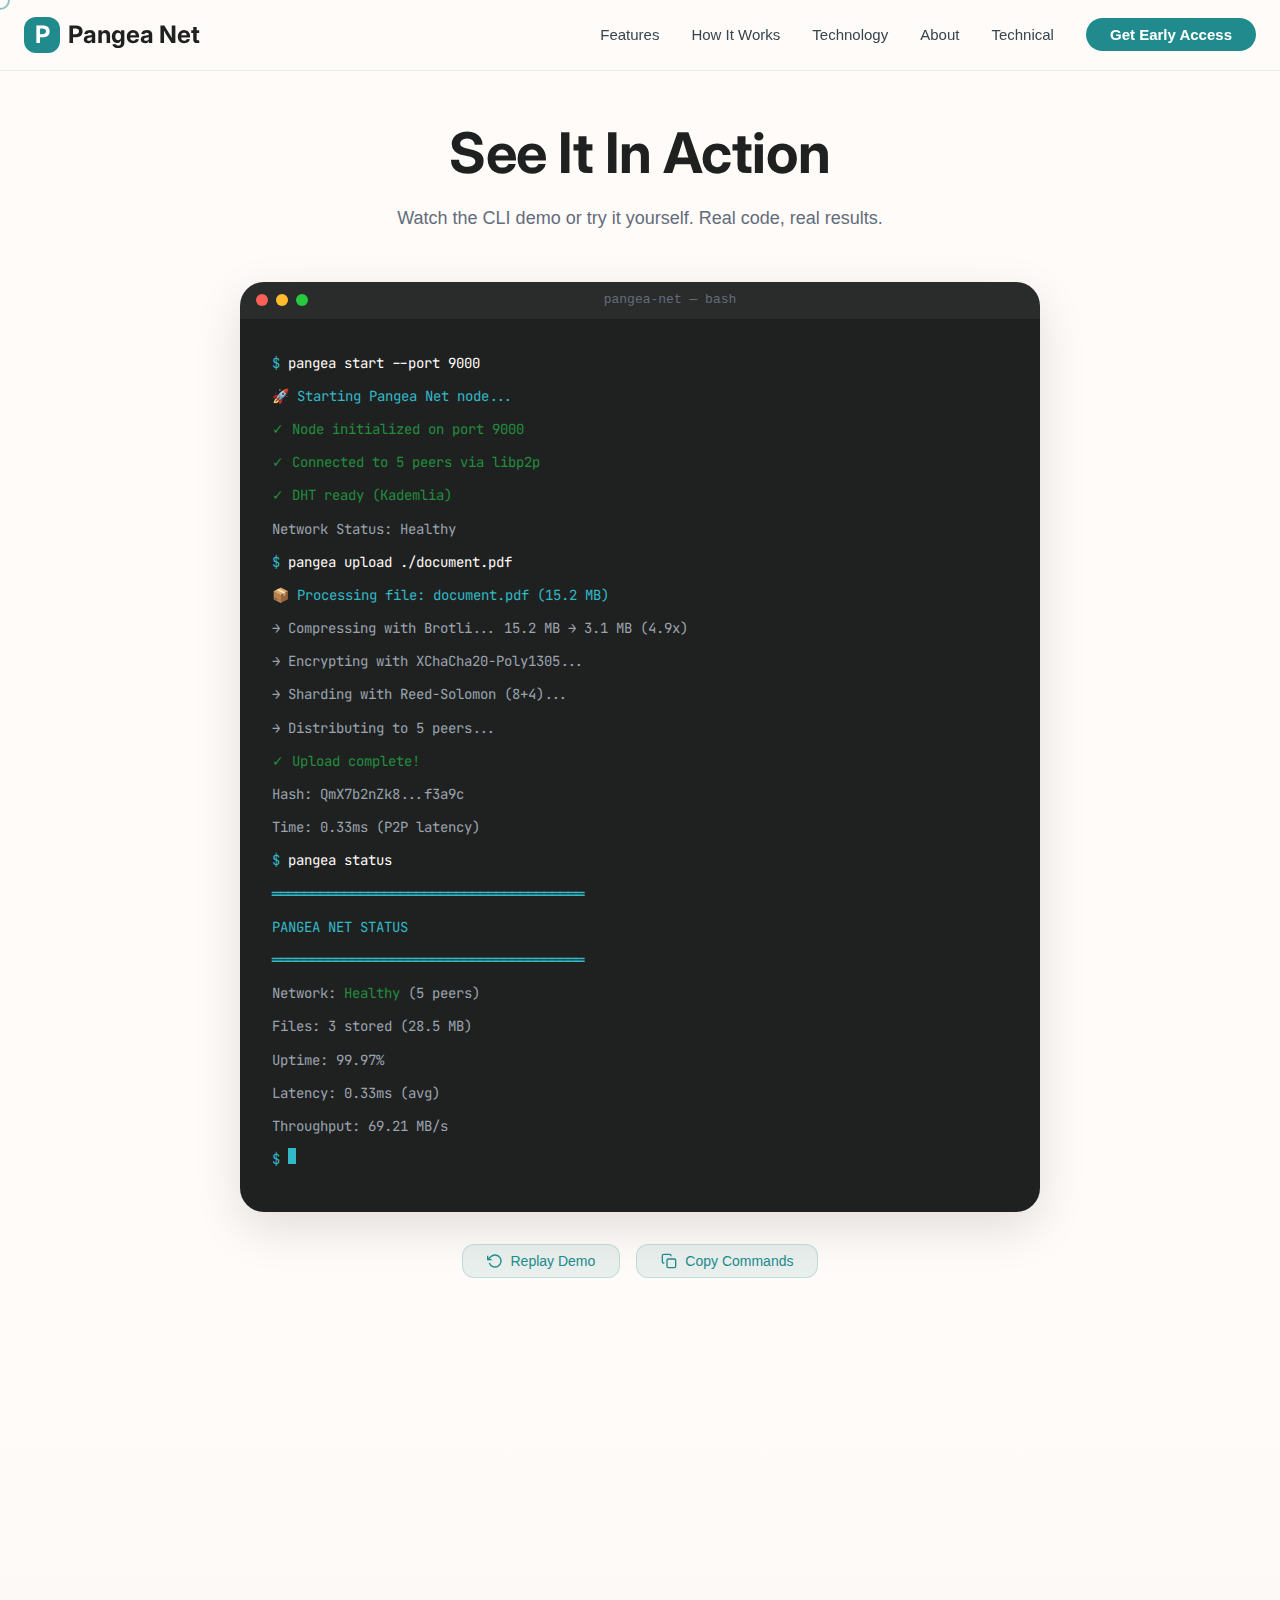
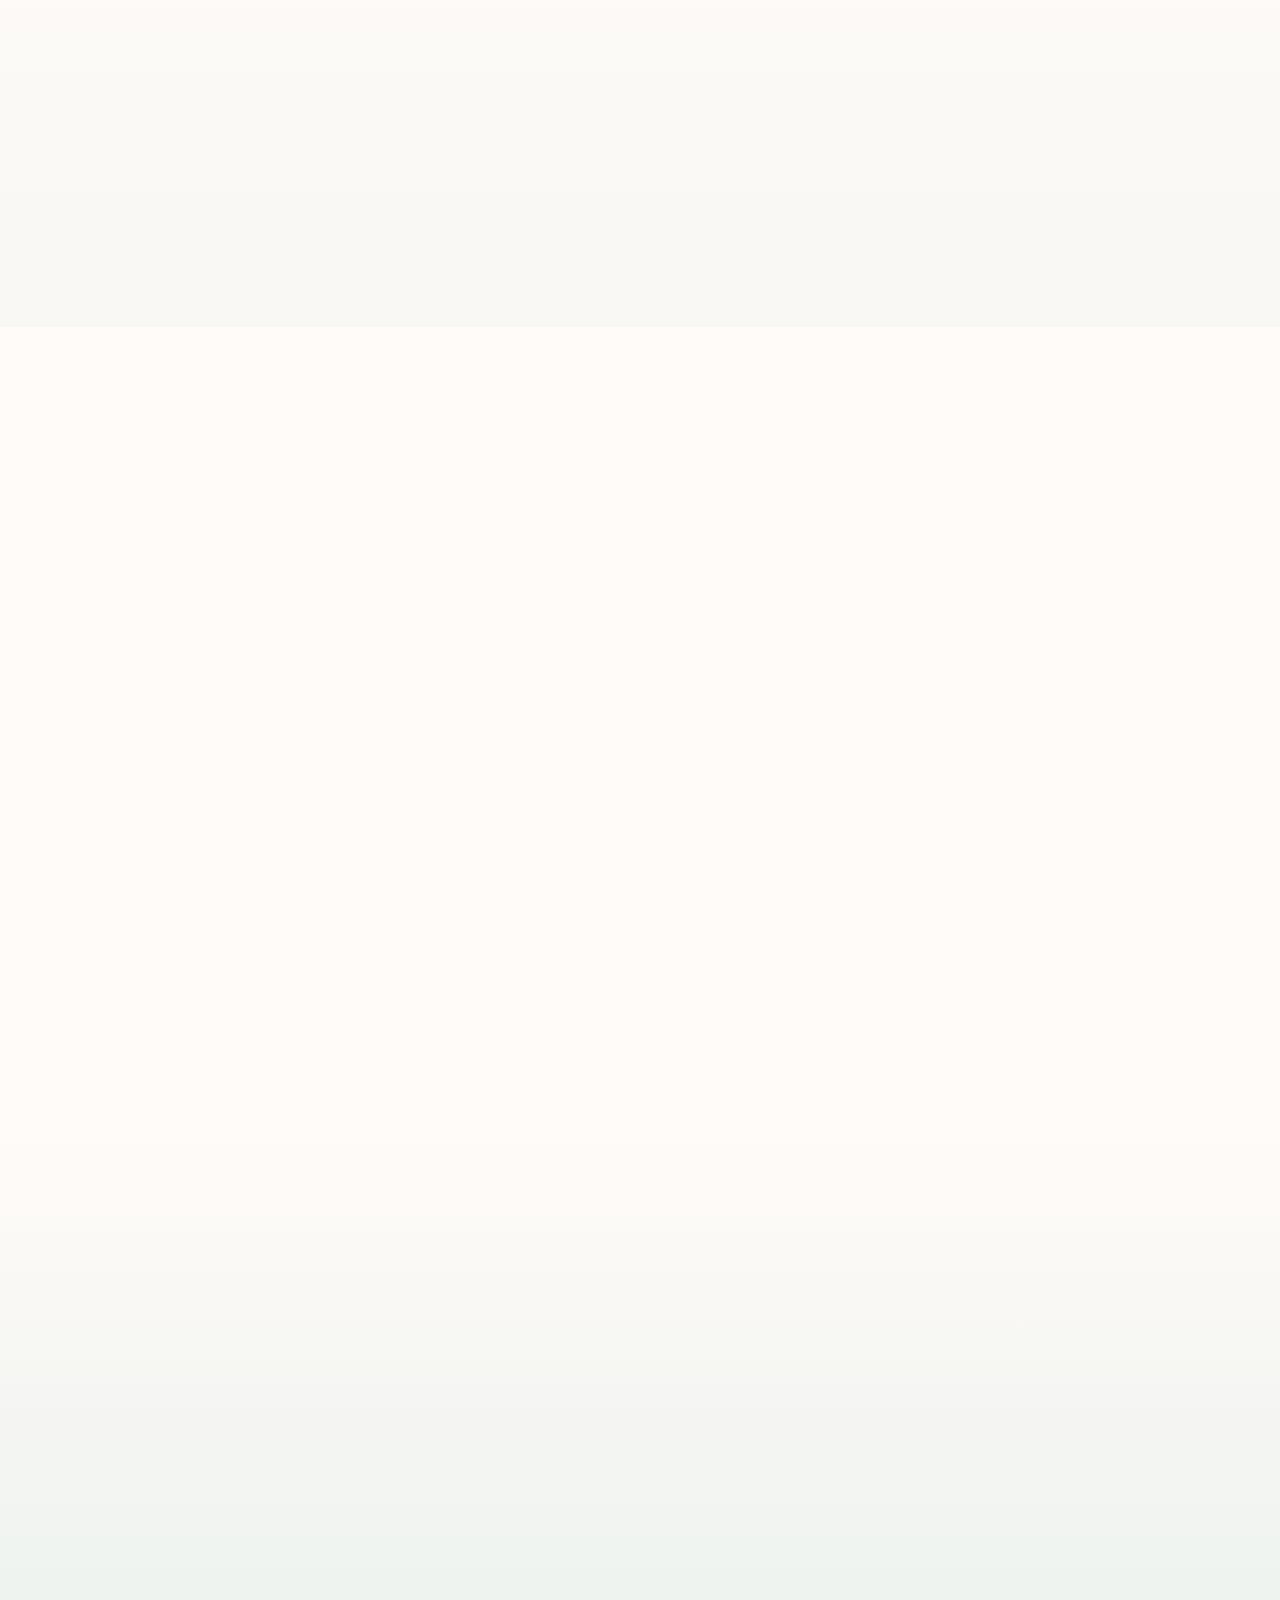
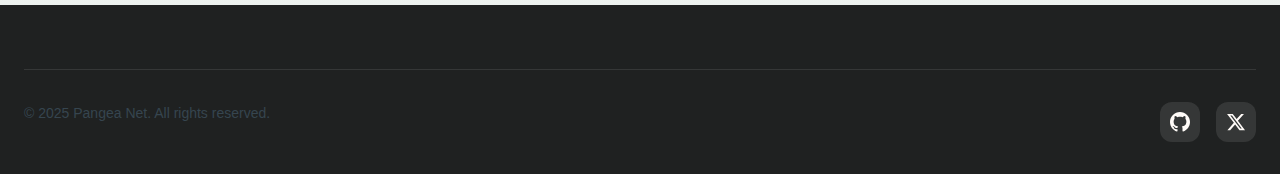
<file: website/pages/demo.html>
<!DOCTYPE html>
<html lang="en">
<head>
  <meta charset="UTF-8">
  <meta name="viewport" content="width=device-width, initial-scale=1.0">
  <meta name="description" content="Try the Pangea Net CLI demo. See decentralized infrastructure in action.">
  <title>Demo - Pangea Net</title>
  
  <!-- Fonts -->
  <link rel="preconnect" href="https://fonts.googleapis.com">
  <link rel="preconnect" href="https://fonts.gstatic.com" crossorigin>
  <link href="https://fonts.googleapis.com/css2?family=Inter:wght@400;500;600;700&family=JetBrains+Mono:wght@400;500&display=swap" rel="stylesheet">
  
  <!-- Styles -->
  <link rel="stylesheet" href="../css/styles.css">
  
  <!-- Favicon -->
  <link rel="icon" type="image/svg+xml" href="data:image/svg+xml,<svg xmlns='http://www.w3.org/2000/svg' viewBox='0 0 100 100'><circle cx='50' cy='50' r='45' fill='%23208A8D'/><text x='50' y='68' font-size='50' fill='white' text-anchor='middle' font-family='Arial' font-weight='bold'>P</text></svg>">
  
  <style>
    .demo-hero {
      padding-top: 120px;
      padding-bottom: var(--space-2xl);
      text-align: center;
    }
    
    .demo-hero h1 {
      max-width: 600px;
      margin: 0 auto var(--space-md);
    }
    
    .demo-hero .lead {
      max-width: 500px;
      margin: 0 auto;
    }
    
    /* Terminal Styles */
    .terminal-container {
      max-width: 800px;
      margin: 0 auto;
    }
    
    .terminal {
      background: var(--charcoal-main);
      border-radius: var(--radius-xl);
      overflow: hidden;
      box-shadow: var(--shadow-xl);
    }
    
    .terminal-header {
      background: rgba(255, 255, 255, 0.05);
      padding: var(--space-sm) var(--space-md);
      display: flex;
      align-items: center;
      gap: var(--space-sm);
    }
    
    .terminal-dot {
      width: 12px;
      height: 12px;
      border-radius: var(--radius-full);
    }
    
    .terminal-dot.red { background: #ff5f56; }
    .terminal-dot.yellow { background: #ffbd2e; }
    .terminal-dot.green { background: #27c93f; }
    
    .terminal-title {
      flex: 1;
      text-align: center;
      font-size: 13px;
      color: var(--gray);
      font-family: var(--font-code);
    }
    
    .terminal-body {
      padding: var(--space-xl);
      font-family: 'JetBrains Mono', var(--font-code);
      font-size: 14px;
      line-height: 1.8;
      color: var(--cream-main);
      min-height: 400px;
    }
    
    .terminal-line {
      margin-bottom: var(--space-sm);
    }
    
    .terminal-prompt {
      color: var(--teal-light);
    }
    
    .terminal-command {
      color: var(--cream-main);
    }
    
    .terminal-output {
      color: var(--gray-light);
    }
    
    .terminal-success {
      color: var(--success);
    }
    
    .terminal-info {
      color: var(--teal-light);
    }
    
    .terminal-cursor {
      display: inline-block;
      width: 8px;
      height: 16px;
      background: var(--teal-light);
      animation: blink 1s infinite;
    }
    
    @keyframes blink {
      0%, 50% { opacity: 1; }
      51%, 100% { opacity: 0; }
    }
    
    /* Demo Controls */
    .demo-controls {
      display: flex;
      justify-content: center;
      gap: var(--space-md);
      margin-top: var(--space-xl);
    }
    
    .demo-btn {
      display: inline-flex;
      align-items: center;
      gap: var(--space-sm);
      padding: var(--space-sm) var(--space-lg);
      background: rgba(32, 138, 141, 0.1);
      border: 1px solid rgba(32, 138, 141, 0.2);
      border-radius: var(--radius-md);
      font-size: 14px;
      font-weight: 500;
      color: var(--teal-main);
      cursor: pointer;
      transition: all var(--transition-fast);
    }
    
    .demo-btn:hover {
      background: rgba(32, 138, 141, 0.2);
      border-color: var(--teal-main);
    }
    
    .demo-btn svg {
      width: 16px;
      height: 16px;
    }
    
    /* Requirements */
    .requirements-section {
      background: linear-gradient(180deg, var(--cream-main) 0%, rgba(32, 138, 141, 0.03) 100%);
    }
    
    .requirements-grid {
      display: grid;
      grid-template-columns: repeat(4, 1fr);
      gap: var(--space-lg);
      max-width: 900px;
      margin: 0 auto;
    }
    
    @media (max-width: 768px) {
      .requirements-grid {
        grid-template-columns: repeat(2, 1fr);
      }
    }
    
    .requirement-card {
      text-align: center;
      padding: var(--space-lg);
      background: white;
      border-radius: var(--radius-lg);
      box-shadow: var(--shadow-sm);
    }
    
    .requirement-icon {
      width: 48px;
      height: 48px;
      margin: 0 auto var(--space-md);
      background: rgba(32, 138, 141, 0.1);
      border-radius: var(--radius-md);
      display: flex;
      align-items: center;
      justify-content: center;
      color: var(--teal-main);
    }
    
    .requirement-icon svg {
      width: 24px;
      height: 24px;
    }
    
    .requirement-label {
      font-size: 14px;
      color: var(--gray);
      margin-bottom: var(--space-xs);
    }
    
    .requirement-value {
      font-size: 16px;
      font-weight: 600;
      color: var(--charcoal-main);
    }
    
    /* Quick Start */
    .quickstart-grid {
      display: grid;
      grid-template-columns: repeat(3, 1fr);
      gap: var(--space-xl);
      max-width: 1000px;
      margin: 0 auto;
    }
    
    @media (max-width: 768px) {
      .quickstart-grid {
        grid-template-columns: 1fr;
      }
    }
    
    .quickstart-step {
      text-align: center;
    }
    
    .quickstart-number {
      width: 48px;
      height: 48px;
      background: var(--teal-main);
      color: white;
      border-radius: var(--radius-full);
      display: flex;
      align-items: center;
      justify-content: center;
      font-size: 20px;
      font-weight: 700;
      margin: 0 auto var(--space-lg);
    }
    
    .quickstart-step h3 {
      margin-bottom: var(--space-md);
    }
    
    .quickstart-code {
      background: var(--charcoal-main);
      border-radius: var(--radius-md);
      padding: var(--space-md);
      font-family: 'JetBrains Mono', var(--font-code);
      font-size: 14px;
      color: var(--cream-main);
      text-align: left;
      margin-top: var(--space-md);
    }
    
    .quickstart-code .prompt {
      color: var(--teal-light);
    }
    
    /* Links Section */
    .links-grid {
      display: grid;
      grid-template-columns: repeat(3, 1fr);
      gap: var(--space-lg);
      max-width: 800px;
      margin: var(--space-3xl) auto 0;
    }
    
    @media (max-width: 768px) {
      .links-grid {
        grid-template-columns: 1fr;
      }
    }
    
    .link-card {
      display: flex;
      align-items: center;
      gap: var(--space-md);
      padding: var(--space-lg);
      background: white;
      border-radius: var(--radius-lg);
      border: 1px solid rgba(32, 138, 141, 0.1);
      transition: all var(--transition-fast);
      text-decoration: none;
    }
    
    .link-card:hover {
      border-color: var(--teal-main);
      transform: translateY(-4px);
      box-shadow: var(--shadow-md);
    }
    
    .link-icon {
      width: 48px;
      height: 48px;
      background: rgba(32, 138, 141, 0.1);
      border-radius: var(--radius-md);
      display: flex;
      align-items: center;
      justify-content: center;
      color: var(--teal-main);
      flex-shrink: 0;
    }
    
    .link-icon svg {
      width: 24px;
      height: 24px;
    }
    
    .link-content h4 {
      margin-bottom: var(--space-xs);
      color: var(--charcoal-main);
    }
    
    .link-content p {
      font-size: 14px;
      color: var(--gray);
      margin: 0;
    }
  </style>
</head>
<body>
  <!-- Navigation -->
  <nav class="nav">
    <div class="nav-container">
      <a href="../index.html" class="nav-logo">
        <span class="nav-logo-icon">P</span>
        Pangea Net
      </a>
      
      <ul class="nav-links">
        <li><a href="../index.html#features" class="nav-link">Features</a></li>
        <li><a href="../index.html#how-it-works" class="nav-link">How It Works</a></li>
        <li><a href="../index.html#technology" class="nav-link">Technology</a></li>
        <li><a href="about.html" class="nav-link">About</a></li>
        <li><a href="technical.html" class="nav-link">Technical</a></li>
        <li><a href="../index.html#cta" class="nav-link nav-cta">Get Early Access</a></li>
      </ul>
      
      <button class="nav-toggle" aria-label="Toggle navigation">
        <span></span>
        <span></span>
        <span></span>
      </button>
    </div>
  </nav>

  <!-- Demo Hero -->
  <section class="section demo-hero">
    <div class="container">
      <h1 class="scroll-animate">See It In Action</h1>
      <p class="lead scroll-animate" style="transition-delay: 0.1s">
        Watch the CLI demo or try it yourself. Real code, real results.
      </p>
    </div>
  </section>

  <!-- Terminal Demo -->
  <section class="section" style="padding-top: 0;">
    <div class="container">
      <div class="terminal-container scroll-animate">
        <div class="terminal">
          <div class="terminal-header">
            <span class="terminal-dot red"></span>
            <span class="terminal-dot yellow"></span>
            <span class="terminal-dot green"></span>
            <span class="terminal-title">pangea-net — bash</span>
          </div>
          <div class="terminal-body" id="terminalBody">
            <div class="terminal-line">
              <span class="terminal-prompt">$</span>
              <span class="terminal-command"> pangea start --port 9000</span>
            </div>
            <div class="terminal-line terminal-info">
              🚀 Starting Pangea Net node...
            </div>
            <div class="terminal-line terminal-success">
              ✓ Node initialized on port 9000
            </div>
            <div class="terminal-line terminal-success">
              ✓ Connected to 5 peers via libp2p
            </div>
            <div class="terminal-line terminal-success">
              ✓ DHT ready (Kademlia)
            </div>
            <div class="terminal-line terminal-output">
              Network Status: Healthy
            </div>
            <div class="terminal-line"></div>
            <div class="terminal-line">
              <span class="terminal-prompt">$</span>
              <span class="terminal-command"> pangea upload ./document.pdf</span>
            </div>
            <div class="terminal-line terminal-info">
              📦 Processing file: document.pdf (15.2 MB)
            </div>
            <div class="terminal-line terminal-output">
              → Compressing with Brotli... 15.2 MB → 3.1 MB (4.9x)
            </div>
            <div class="terminal-line terminal-output">
              → Encrypting with XChaCha20-Poly1305...
            </div>
            <div class="terminal-line terminal-output">
              → Sharding with Reed-Solomon (8+4)...
            </div>
            <div class="terminal-line terminal-output">
              → Distributing to 5 peers...
            </div>
            <div class="terminal-line terminal-success">
              ✓ Upload complete!
            </div>
            <div class="terminal-line terminal-output">
              Hash: QmX7b2nZk8...f3a9c
            </div>
            <div class="terminal-line terminal-output">
              Time: 0.33ms (P2P latency)
            </div>
            <div class="terminal-line"></div>
            <div class="terminal-line">
              <span class="terminal-prompt">$</span>
              <span class="terminal-command"> pangea status</span>
            </div>
            <div class="terminal-line terminal-info">
              ═══════════════════════════════════════
            </div>
            <div class="terminal-line terminal-info">
                      PANGEA NET STATUS
            </div>
            <div class="terminal-line terminal-info">
              ═══════════════════════════════════════
            </div>
            <div class="terminal-line terminal-output">
              Network:    <span class="terminal-success">Healthy</span> (5 peers)
            </div>
            <div class="terminal-line terminal-output">
              Files:      3 stored (28.5 MB)
            </div>
            <div class="terminal-line terminal-output">
              Uptime:     99.97%
            </div>
            <div class="terminal-line terminal-output">
              Latency:    0.33ms (avg)
            </div>
            <div class="terminal-line terminal-output">
              Throughput: 69.21 MB/s
            </div>
            <div class="terminal-line"></div>
            <div class="terminal-line">
              <span class="terminal-prompt">$</span>
              <span class="terminal-cursor"></span>
            </div>
          </div>
        </div>
        
        <div class="demo-controls">
          <button class="demo-btn" id="replayBtn">
            <svg viewBox="0 0 24 24" fill="none" stroke="currentColor" stroke-width="2">
              <polyline points="1 4 1 10 7 10"/>
              <path d="M3.51 15a9 9 0 1 0 2.13-9.36L1 10"/>
            </svg>
            Replay Demo
          </button>
          <button class="demo-btn" id="copyBtn">
            <svg viewBox="0 0 24 24" fill="none" stroke="currentColor" stroke-width="2">
              <rect x="9" y="9" width="13" height="13" rx="2" ry="2"/>
              <path d="M5 15H4a2 2 0 0 1-2-2V4a2 2 0 0 1 2-2h9a2 2 0 0 1 2 2v1"/>
            </svg>
            Copy Commands
          </button>
        </div>
      </div>
    </div>
  </section>

  <!-- Requirements -->
  <section class="section requirements-section">
    <div class="container">
      <div class="features-header scroll-animate">
        <h2>System Requirements</h2>
        <p class="lead">Everything you need to run Pangea Net.</p>
      </div>
      
      <div class="requirements-grid">
        <div class="requirement-card scroll-animate stagger-1">
          <div class="requirement-icon">
            <svg viewBox="0 0 24 24" fill="none" stroke="currentColor" stroke-width="2">
              <rect x="2" y="3" width="20" height="14" rx="2" ry="2"/>
              <line x1="8" y1="21" x2="16" y2="21"/>
              <line x1="12" y1="17" x2="12" y2="21"/>
            </svg>
          </div>
          <div class="requirement-label">Operating System</div>
          <div class="requirement-value">Linux / macOS / Windows</div>
        </div>
        
        <div class="requirement-card scroll-animate stagger-2">
          <div class="requirement-icon">
            <svg viewBox="0 0 24 24" fill="none" stroke="currentColor" stroke-width="2">
              <polygon points="12 2 22 8.5 22 15.5 12 22 2 15.5 2 8.5 12 2"/>
            </svg>
          </div>
          <div class="requirement-label">Node.js</div>
          <div class="requirement-value">v18.0+</div>
        </div>
        
        <div class="requirement-card scroll-animate stagger-3">
          <div class="requirement-icon">
            <svg viewBox="0 0 24 24" fill="none" stroke="currentColor" stroke-width="2">
              <rect x="4" y="4" width="16" height="16" rx="2"/>
              <path d="M9 9h6v6H9z"/>
            </svg>
          </div>
          <div class="requirement-label">RAM</div>
          <div class="requirement-value">2 GB minimum</div>
        </div>
        
        <div class="requirement-card scroll-animate stagger-4">
          <div class="requirement-icon">
            <svg viewBox="0 0 24 24" fill="none" stroke="currentColor" stroke-width="2">
              <path d="M21 16V8a2 2 0 0 0-1-1.73l-7-4a2 2 0 0 0-2 0l-7 4A2 2 0 0 0 3 8v8a2 2 0 0 0 1 1.73l7 4a2 2 0 0 0 2 0l7-4A2 2 0 0 0 21 16z"/>
            </svg>
          </div>
          <div class="requirement-label">Disk Space</div>
          <div class="requirement-value">100 MB</div>
        </div>
      </div>
    </div>
  </section>

  <!-- Quick Start -->
  <section class="section">
    <div class="container">
      <div class="features-header scroll-animate">
        <h2>Quick Start</h2>
        <p class="lead">Get up and running in 3 simple steps.</p>
      </div>
      
      <div class="quickstart-grid">
        <div class="quickstart-step scroll-animate stagger-1">
          <div class="quickstart-number">1</div>
          <h3>Install</h3>
          <p>Install the CLI globally with npm.</p>
          <div class="quickstart-code">
            <span class="prompt">$</span> npm install -g pangea-net
          </div>
        </div>
        
        <div class="quickstart-step scroll-animate stagger-2">
          <div class="quickstart-number">2</div>
          <h3>Start</h3>
          <p>Launch your node and join the network.</p>
          <div class="quickstart-code">
            <span class="prompt">$</span> pangea start
          </div>
        </div>
        
        <div class="quickstart-step scroll-animate stagger-3">
          <div class="quickstart-number">3</div>
          <h3>Upload</h3>
          <p>Store files on the decentralized network.</p>
          <div class="quickstart-code">
            <span class="prompt">$</span> pangea upload ./file.zip
          </div>
        </div>
      </div>
      
      <div class="links-grid">
        <a href="#" class="link-card scroll-animate stagger-1">
          <div class="link-icon">
            <svg viewBox="0 0 24 24" fill="currentColor">
              <path d="M12 0c-6.626 0-12 5.373-12 12 0 5.302 3.438 9.8 8.207 11.387.599.111.793-.261.793-.577v-2.234c-3.338.726-4.033-1.416-4.033-1.416-.546-1.387-1.333-1.756-1.333-1.756-1.089-.745.083-.729.083-.729 1.205.084 1.839 1.237 1.839 1.237 1.07 1.834 2.807 1.304 3.492.997.107-.775.418-1.305.762-1.604-2.665-.305-5.467-1.334-5.467-5.931 0-1.311.469-2.381 1.236-3.221-.124-.303-.535-1.524.117-3.176 0 0 1.008-.322 3.301 1.23.957-.266 1.983-.399 3.003-.404 1.02.005 2.047.138 3.006.404 2.291-1.552 3.297-1.23 3.297-1.23.653 1.653.242 2.874.118 3.176.77.84 1.235 1.911 1.235 3.221 0 4.609-2.807 5.624-5.479 5.921.43.372.823 1.102.823 2.222v3.293c0 .319.192.694.801.576 4.765-1.589 8.199-6.086 8.199-11.386 0-6.627-5.373-12-12-12z"/>
            </svg>
          </div>
          <div class="link-content">
            <h4>GitHub Repository</h4>
            <p>View source code and contribute</p>
          </div>
        </a>
        
        <a href="#" class="link-card scroll-animate stagger-2">
          <div class="link-icon">
            <svg viewBox="0 0 24 24" fill="none" stroke="currentColor" stroke-width="2">
              <path d="M14 2H6a2 2 0 0 0-2 2v16a2 2 0 0 0 2 2h12a2 2 0 0 0 2-2V8z"/>
              <polyline points="14 2 14 8 20 8"/>
              <line x1="16" y1="13" x2="8" y2="13"/>
              <line x1="16" y1="17" x2="8" y2="17"/>
            </svg>
          </div>
          <div class="link-content">
            <h4>Documentation</h4>
            <p>Full API reference and guides</p>
          </div>
        </a>
        
        <a href="#" class="link-card scroll-animate stagger-3">
          <div class="link-icon">
            <svg viewBox="0 0 24 24" fill="none" stroke="currentColor" stroke-width="2">
              <circle cx="12" cy="12" r="10"/>
              <path d="M9.09 9a3 3 0 0 1 5.83 1c0 2-3 3-3 3"/>
              <line x1="12" y1="17" x2="12.01" y2="17"/>
            </svg>
          </div>
          <div class="link-content">
            <h4>Report Issues</h4>
            <p>Found a bug? Let us know</p>
          </div>
        </a>
      </div>
    </div>
  </section>

  <!-- CTA Section -->
  <section class="section cta-section">
    <div class="container">
      <div class="cta-content scroll-animate">
        <h2 class="cta-title">Ready to Get Started?</h2>
        <p class="cta-subtitle">
          Join our community of developers building the future of decentralized infrastructure.
        </p>
        
        <div class="cta-buttons">
          <a href="survey.html" class="btn btn-primary btn-large">
            Take the Survey
            <svg width="20" height="20" viewBox="0 0 24 24" fill="none" stroke="currentColor" stroke-width="2">
              <path d="M5 12h14M12 5l7 7-7 7"/>
            </svg>
          </a>
          <a href="technical.html" class="btn btn-secondary btn-large">
            Technical Details
          </a>
        </div>
      </div>
    </div>
  </section>

  <!-- Footer -->
  <footer class="footer">
    <div class="container">
      <div class="footer-bottom">
        <p>&copy; 2025 Pangea Net. All rights reserved.</p>
        <div class="footer-social">
          <a href="#" aria-label="GitHub">
            <svg width="20" height="20" viewBox="0 0 24 24" fill="currentColor">
              <path d="M12 0c-6.626 0-12 5.373-12 12 0 5.302 3.438 9.8 8.207 11.387.599.111.793-.261.793-.577v-2.234c-3.338.726-4.033-1.416-4.033-1.416-.546-1.387-1.333-1.756-1.333-1.756-1.089-.745.083-.729.083-.729 1.205.084 1.839 1.237 1.839 1.237 1.07 1.834 2.807 1.304 3.492.997.107-.775.418-1.305.762-1.604-2.665-.305-5.467-1.334-5.467-5.931 0-1.311.469-2.381 1.236-3.221-.124-.303-.535-1.524.117-3.176 0 0 1.008-.322 3.301 1.23.957-.266 1.983-.399 3.003-.404 1.02.005 2.047.138 3.006.404 2.291-1.552 3.297-1.23 3.297-1.23.653 1.653.242 2.874.118 3.176.77.84 1.235 1.911 1.235 3.221 0 4.609-2.807 5.624-5.479 5.921.43.372.823 1.102.823 2.222v3.293c0 .319.192.694.801.576 4.765-1.589 8.199-6.086 8.199-11.386 0-6.627-5.373-12-12-12z"/>
            </svg>
          </a>
          <a href="#" aria-label="Twitter">
            <svg width="20" height="20" viewBox="0 0 24 24" fill="currentColor">
              <path d="M18.244 2.25h3.308l-7.227 8.26 8.502 11.24H16.17l-5.214-6.817L4.99 21.75H1.68l7.73-8.835L1.254 2.25H8.08l4.713 6.231zm-1.161 17.52h1.833L7.084 4.126H5.117z"/>
            </svg>
          </a>
        </div>
      </div>
    </div>
  </footer>

  <!-- Scripts -->
  <script src="../js/main.js"></script>
  <script>
    // Copy commands
    document.getElementById('copyBtn').addEventListener('click', () => {
      const commands = `pangea start --port 9000
pangea upload ./document.pdf
pangea status`;
      
      navigator.clipboard.writeText(commands).then(() => {
        const btn = document.getElementById('copyBtn');
        const originalText = btn.innerHTML;
        btn.innerHTML = '<svg viewBox="0 0 24 24" fill="none" stroke="currentColor" stroke-width="2" width="16" height="16"><polyline points="20 6 9 17 4 12"/></svg> Copied!';
        setTimeout(() => {
          btn.innerHTML = originalText;
        }, 2000);
      });
    });
    
    // Replay demo animation
    document.getElementById('replayBtn').addEventListener('click', () => {
      const terminal = document.getElementById('terminalBody');
      const lines = terminal.querySelectorAll('.terminal-line');
      
      // Hide all lines
      lines.forEach(line => {
        line.style.opacity = '0';
        line.style.transform = 'translateY(10px)';
      });
      
      // Show lines one by one
      lines.forEach((line, index) => {
        setTimeout(() => {
          line.style.transition = 'all 0.3s ease-out';
          line.style.opacity = '1';
          line.style.transform = 'translateY(0)';
        }, index * 100);
      });
    });
  </script>
</body>
</html>
</file>
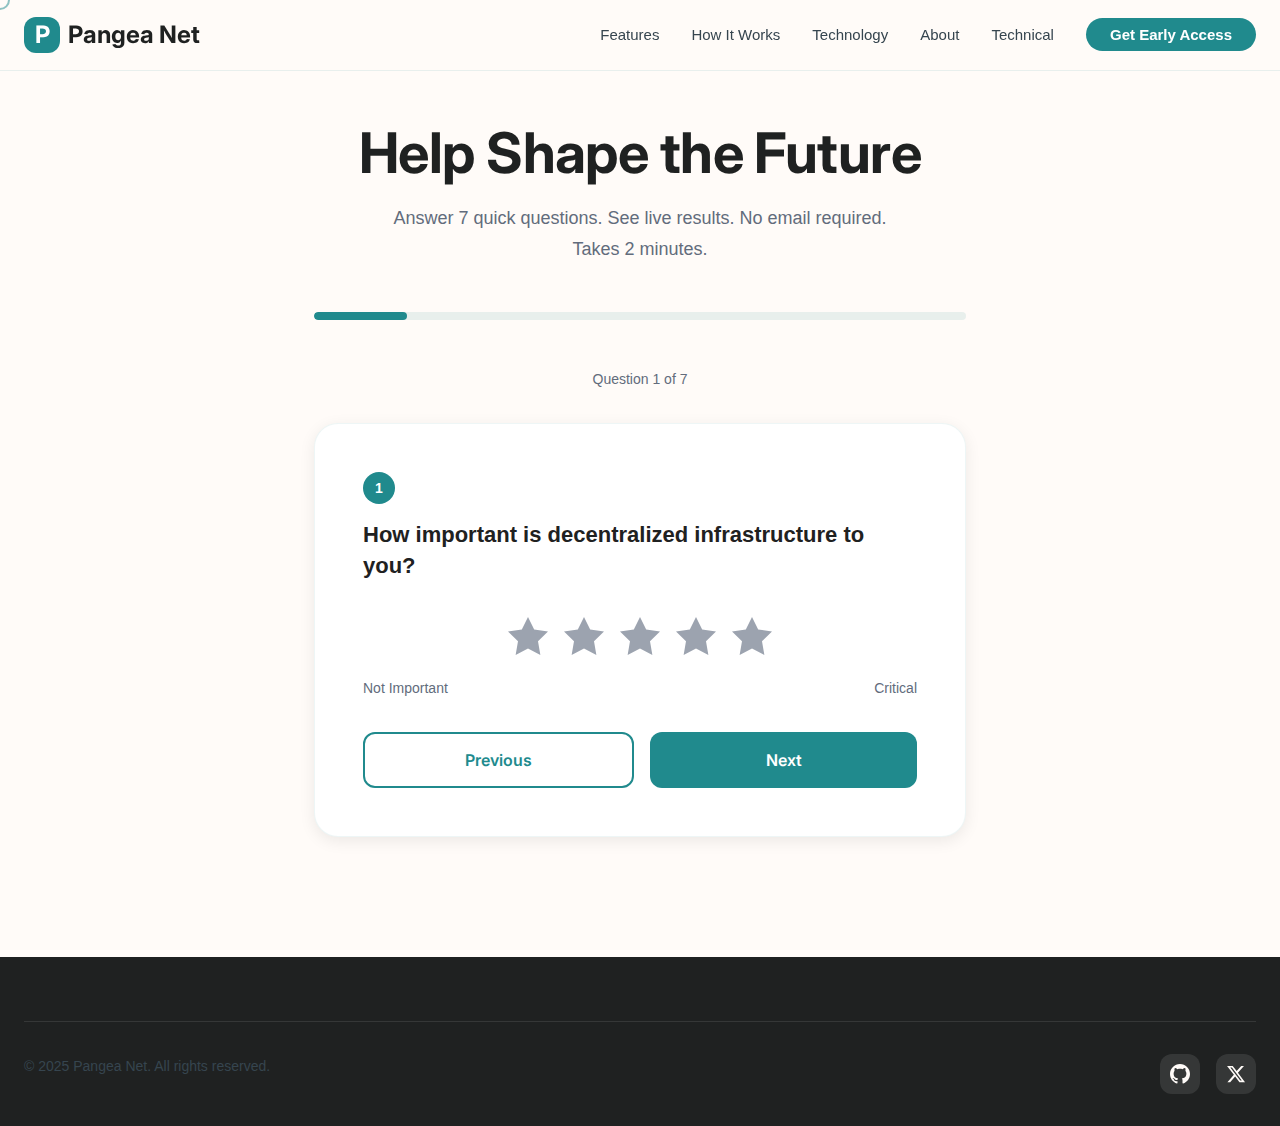
<file: website/pages/survey.html>
<!DOCTYPE html>
<html lang="en">
<head>
  <meta charset="UTF-8">
  <meta name="viewport" content="width=device-width, initial-scale=1.0">
  <meta name="description" content="Help shape the future of Pangea Net. Take our quick survey and see live results.">
  <title>Survey - Pangea Net</title>
  
  <!-- Fonts -->
  <link rel="preconnect" href="https://fonts.googleapis.com">
  <link rel="preconnect" href="https://fonts.gstatic.com" crossorigin>
  <link href="https://fonts.googleapis.com/css2?family=Inter:wght@400;500;600;700&display=swap" rel="stylesheet">
  
  <!-- Styles -->
  <link rel="stylesheet" href="../css/styles.css">
  
  <!-- Favicon -->
  <link rel="icon" type="image/svg+xml" href="data:image/svg+xml,<svg xmlns='http://www.w3.org/2000/svg' viewBox='0 0 100 100'><circle cx='50' cy='50' r='45' fill='%23208A8D'/><text x='50' y='68' font-size='50' fill='white' text-anchor='middle' font-family='Arial' font-weight='bold'>P</text></svg>">
  
  <style>
    .survey-hero {
      padding-top: 120px;
      padding-bottom: var(--space-2xl);
      text-align: center;
    }
    
    .survey-hero h1 {
      max-width: 600px;
      margin: 0 auto var(--space-md);
    }
    
    .survey-hero .lead {
      max-width: 500px;
      margin: 0 auto;
    }
    
    .survey-container {
      max-width: 700px;
      margin: 0 auto;
      padding-bottom: var(--space-4xl);
    }
    
    /* Progress Bar */
    .progress-bar {
      background: rgba(32, 138, 141, 0.1);
      border-radius: var(--radius-full);
      height: 8px;
      margin-bottom: var(--space-2xl);
      overflow: hidden;
    }
    
    .progress-fill {
      background: var(--teal-main);
      height: 100%;
      border-radius: var(--radius-full);
      transition: width 0.5s ease-out;
    }
    
    .progress-text {
      text-align: center;
      font-size: 14px;
      color: var(--gray);
      margin-bottom: var(--space-xl);
    }
    
    /* Question Card */
    .question-card {
      background: white;
      border-radius: var(--radius-xl);
      padding: var(--space-2xl);
      box-shadow: var(--shadow-md);
      border: 1px solid rgba(32, 138, 141, 0.08);
      margin-bottom: var(--space-lg);
    }
    
    .question-number {
      display: inline-flex;
      align-items: center;
      justify-content: center;
      width: 32px;
      height: 32px;
      background: var(--teal-main);
      color: white;
      border-radius: var(--radius-full);
      font-size: 14px;
      font-weight: 700;
      margin-bottom: var(--space-md);
    }
    
    .question-text {
      font-size: 22px;
      font-weight: 600;
      color: var(--charcoal-main);
      margin-bottom: var(--space-xl);
      line-height: 1.4;
    }
    
    /* Options */
    .options {
      display: flex;
      flex-direction: column;
      gap: var(--space-sm);
    }
    
    .option {
      display: flex;
      align-items: center;
      gap: var(--space-md);
      padding: var(--space-md) var(--space-lg);
      background: var(--cream-main);
      border: 2px solid transparent;
      border-radius: var(--radius-md);
      cursor: pointer;
      transition: all var(--transition-fast);
    }
    
    .option:hover {
      background: rgba(32, 138, 141, 0.05);
      border-color: rgba(32, 138, 141, 0.2);
    }
    
    .option.selected {
      background: rgba(32, 138, 141, 0.1);
      border-color: var(--teal-main);
    }
    
    .option-radio {
      width: 24px;
      height: 24px;
      border: 2px solid var(--gray);
      border-radius: var(--radius-full);
      display: flex;
      align-items: center;
      justify-content: center;
      flex-shrink: 0;
      transition: all var(--transition-fast);
    }
    
    .option.selected .option-radio {
      border-color: var(--teal-main);
      background: var(--teal-main);
    }
    
    .option-radio::after {
      content: '';
      width: 10px;
      height: 10px;
      background: white;
      border-radius: var(--radius-full);
      opacity: 0;
      transform: scale(0);
      transition: all var(--transition-fast);
    }
    
    .option.selected .option-radio::after {
      opacity: 1;
      transform: scale(1);
    }
    
    .option-text {
      font-size: 16px;
      color: var(--charcoal-main);
    }
    
    /* Star Rating */
    .star-rating {
      display: flex;
      gap: var(--space-sm);
      justify-content: center;
    }
    
    .star {
      width: 48px;
      height: 48px;
      cursor: pointer;
      color: var(--gray-light);
      transition: all var(--transition-fast);
    }
    
    .star:hover,
    .star.active {
      color: #F59E0B;
      transform: scale(1.1);
    }
    
    .star.active {
      animation: starPop 0.3s ease-out;
    }
    
    @keyframes starPop {
      0% { transform: scale(1); }
      50% { transform: scale(1.3); }
      100% { transform: scale(1.1); }
    }
    
    .rating-labels {
      display: flex;
      justify-content: space-between;
      margin-top: var(--space-md);
      font-size: 14px;
      color: var(--gray);
    }
    
    /* Email Input */
    .email-input {
      width: 100%;
      padding: var(--space-md) var(--space-lg);
      font-size: 16px;
      border: 2px solid rgba(32, 138, 141, 0.2);
      border-radius: var(--radius-md);
      transition: all var(--transition-fast);
    }
    
    .email-input:focus {
      outline: none;
      border-color: var(--teal-main);
      box-shadow: 0 0 0 3px rgba(32, 138, 141, 0.1);
    }
    
    .email-note {
      font-size: 14px;
      color: var(--gray);
      margin-top: var(--space-sm);
    }
    
    /* Navigation Buttons */
    .survey-nav {
      display: flex;
      justify-content: space-between;
      gap: var(--space-md);
      margin-top: var(--space-xl);
    }
    
    .survey-nav .btn {
      flex: 1;
    }
    
    /* Results Section */
    .result-card {
      background: rgba(32, 138, 141, 0.05);
      border-radius: var(--radius-lg);
      padding: var(--space-lg);
      margin-top: var(--space-lg);
    }
    
    .result-header {
      display: flex;
      align-items: center;
      gap: var(--space-sm);
      margin-bottom: var(--space-md);
      font-size: 14px;
      font-weight: 600;
      color: var(--teal-main);
    }
    
    .result-header svg {
      width: 16px;
      height: 16px;
    }
    
    .result-bar-container {
      display: flex;
      flex-direction: column;
      gap: var(--space-sm);
    }
    
    .result-item {
      display: flex;
      align-items: center;
      gap: var(--space-md);
    }
    
    .result-label {
      width: 120px;
      font-size: 14px;
      color: var(--charcoal-main);
    }
    
    .result-bar-bg {
      flex: 1;
      height: 24px;
      background: white;
      border-radius: var(--radius-sm);
      overflow: hidden;
    }
    
    .result-bar-fill {
      height: 100%;
      background: var(--teal-main);
      border-radius: var(--radius-sm);
      display: flex;
      align-items: center;
      justify-content: flex-end;
      padding-right: var(--space-sm);
      font-size: 12px;
      font-weight: 600;
      color: white;
      transition: width 1s ease-out;
    }
    
    /* Success State */
    .survey-success {
      text-align: center;
      padding: var(--space-3xl) var(--space-xl);
    }
    
    .success-icon {
      width: 80px;
      height: 80px;
      background: var(--success);
      border-radius: var(--radius-full);
      display: flex;
      align-items: center;
      justify-content: center;
      margin: 0 auto var(--space-xl);
      color: white;
      font-size: 40px;
      animation: successPop 0.5s ease-out;
    }
    
    @keyframes successPop {
      0% { transform: scale(0); }
      50% { transform: scale(1.2); }
      100% { transform: scale(1); }
    }
    
    .survey-success h2 {
      margin-bottom: var(--space-md);
    }
    
    .survey-success p {
      color: var(--gray);
      margin-bottom: var(--space-2xl);
    }
    
    .summary-card {
      background: rgba(32, 138, 141, 0.05);
      border-radius: var(--radius-lg);
      padding: var(--space-xl);
      text-align: left;
      margin-bottom: var(--space-xl);
    }
    
    .summary-title {
      font-size: 16px;
      font-weight: 600;
      margin-bottom: var(--space-md);
      color: var(--charcoal-main);
    }
    
    .summary-item {
      display: flex;
      justify-content: space-between;
      padding: var(--space-sm) 0;
      border-bottom: 1px solid rgba(32, 138, 141, 0.1);
      font-size: 15px;
    }
    
    .summary-item:last-child {
      border-bottom: none;
    }
    
    .summary-label {
      color: var(--gray);
    }
    
    .summary-value {
      font-weight: 600;
      color: var(--teal-main);
    }
  </style>
</head>
<body>
  <!-- Navigation -->
  <nav class="nav">
    <div class="nav-container">
      <a href="../index.html" class="nav-logo">
        <span class="nav-logo-icon">P</span>
        Pangea Net
      </a>
      
      <ul class="nav-links">
        <li><a href="../index.html#features" class="nav-link">Features</a></li>
        <li><a href="../index.html#how-it-works" class="nav-link">How It Works</a></li>
        <li><a href="../index.html#technology" class="nav-link">Technology</a></li>
        <li><a href="about.html" class="nav-link">About</a></li>
        <li><a href="technical.html" class="nav-link">Technical</a></li>
        <li><a href="../index.html#cta" class="nav-link nav-cta">Get Early Access</a></li>
      </ul>
      
      <button class="nav-toggle" aria-label="Toggle navigation">
        <span></span>
        <span></span>
        <span></span>
      </button>
    </div>
  </nav>

  <!-- Survey Hero -->
  <section class="section survey-hero">
    <div class="container">
      <h1 class="scroll-animate">Help Shape the Future</h1>
      <p class="lead scroll-animate" style="transition-delay: 0.1s">
        Answer 7 quick questions. See live results. No email required. Takes 2 minutes.
      </p>
    </div>
  </section>

  <!-- Survey Container -->
  <div class="container survey-container">
    <!-- Progress Bar -->
    <div class="progress-bar">
      <div class="progress-fill" id="progressFill" style="width: 14.28%"></div>
    </div>
    <p class="progress-text" id="progressText">Question 1 of 7</p>
    
    <!-- Questions Container -->
    <div id="surveyQuestions">
      <!-- Question 1 -->
      <div class="question-card" id="q1" data-question="1">
        <span class="question-number">1</span>
        <p class="question-text">How important is decentralized infrastructure to you?</p>
        
        <div class="star-rating" id="starRating">
          <svg class="star" data-value="1" viewBox="0 0 24 24" fill="currentColor">
            <path d="M12 2l3.09 6.26L22 9.27l-5 4.87 1.18 6.88L12 17.77l-6.18 3.25L7 14.14 2 9.27l6.91-1.01L12 2z"/>
          </svg>
          <svg class="star" data-value="2" viewBox="0 0 24 24" fill="currentColor">
            <path d="M12 2l3.09 6.26L22 9.27l-5 4.87 1.18 6.88L12 17.77l-6.18 3.25L7 14.14 2 9.27l6.91-1.01L12 2z"/>
          </svg>
          <svg class="star" data-value="3" viewBox="0 0 24 24" fill="currentColor">
            <path d="M12 2l3.09 6.26L22 9.27l-5 4.87 1.18 6.88L12 17.77l-6.18 3.25L7 14.14 2 9.27l6.91-1.01L12 2z"/>
          </svg>
          <svg class="star" data-value="4" viewBox="0 0 24 24" fill="currentColor">
            <path d="M12 2l3.09 6.26L22 9.27l-5 4.87 1.18 6.88L12 17.77l-6.18 3.25L7 14.14 2 9.27l6.91-1.01L12 2z"/>
          </svg>
          <svg class="star" data-value="5" viewBox="0 0 24 24" fill="currentColor">
            <path d="M12 2l3.09 6.26L22 9.27l-5 4.87 1.18 6.88L12 17.77l-6.18 3.25L7 14.14 2 9.27l6.91-1.01L12 2z"/>
          </svg>
        </div>
        <div class="rating-labels">
          <span>Not Important</span>
          <span>Critical</span>
        </div>
        
        <div class="result-card" style="display: none;" id="result1">
          <div class="result-header">
            <svg viewBox="0 0 24 24" fill="none" stroke="currentColor" stroke-width="2">
              <path d="M22 12h-4l-3 9L9 3l-3 9H2"/>
            </svg>
            Live Results (247 responses)
          </div>
          <div class="result-bar-container">
            <div class="result-item">
              <span class="result-label">Critical (5★)</span>
              <div class="result-bar-bg">
                <div class="result-bar-fill" style="width: 67%">67%</div>
              </div>
            </div>
            <div class="result-item">
              <span class="result-label">Important (4★)</span>
              <div class="result-bar-bg">
                <div class="result-bar-fill" style="width: 21%">21%</div>
              </div>
            </div>
            <div class="result-item">
              <span class="result-label">Moderate (3★)</span>
              <div class="result-bar-bg">
                <div class="result-bar-fill" style="width: 8%">8%</div>
              </div>
            </div>
          </div>
        </div>
        
        <div class="survey-nav">
          <button class="btn btn-secondary" disabled>Previous</button>
          <button class="btn btn-primary" id="next1" disabled>Next</button>
        </div>
      </div>
      
      <!-- Question 2 -->
      <div class="question-card" id="q2" data-question="2" style="display: none;">
        <span class="question-number">2</span>
        <p class="question-text">Would 3-5x faster P2P transfers change your infrastructure choices?</p>
        
        <div class="options" id="options2">
          <div class="option" data-value="yes">
            <div class="option-radio"></div>
            <span class="option-text">Yes, definitely</span>
          </div>
          <div class="option" data-value="maybe">
            <div class="option-radio"></div>
            <span class="option-text">Maybe, depends on other factors</span>
          </div>
          <div class="option" data-value="no">
            <div class="option-radio"></div>
            <span class="option-text">No, speed isn't my priority</span>
          </div>
        </div>
        
        <div class="result-card" style="display: none;" id="result2">
          <div class="result-header">
            <svg viewBox="0 0 24 24" fill="none" stroke="currentColor" stroke-width="2">
              <path d="M22 12h-4l-3 9L9 3l-3 9H2"/>
            </svg>
            Live Results
          </div>
          <div class="result-bar-container">
            <div class="result-item">
              <span class="result-label">Yes</span>
              <div class="result-bar-bg">
                <div class="result-bar-fill" style="width: 62%">62%</div>
              </div>
            </div>
            <div class="result-item">
              <span class="result-label">Maybe</span>
              <div class="result-bar-bg">
                <div class="result-bar-fill" style="width: 29%">29%</div>
              </div>
            </div>
            <div class="result-item">
              <span class="result-label">No</span>
              <div class="result-bar-bg">
                <div class="result-bar-fill" style="width: 9%">9%</div>
              </div>
            </div>
          </div>
        </div>
        
        <div class="survey-nav">
          <button class="btn btn-secondary" id="prev2">Previous</button>
          <button class="btn btn-primary" id="next2" disabled>Next</button>
        </div>
      </div>
      
      <!-- Question 3 -->
      <div class="question-card" id="q3" data-question="3" style="display: none;">
        <span class="question-number">3</span>
        <p class="question-text">What's your biggest frustration with current P2P systems?</p>
        
        <div class="options" id="options3">
          <div class="option" data-value="speed">
            <div class="option-radio"></div>
            <span class="option-text">Too slow for practical use</span>
          </div>
          <div class="option" data-value="complexity">
            <div class="option-radio"></div>
            <span class="option-text">Too complex to set up</span>
          </div>
          <div class="option" data-value="blockchain">
            <div class="option-radio"></div>
            <span class="option-text">Blockchain/token friction</span>
          </div>
          <div class="option" data-value="reliability">
            <div class="option-radio"></div>
            <span class="option-text">Unreliable uptime</span>
          </div>
          <div class="option" data-value="privacy">
            <div class="option-radio"></div>
            <span class="option-text">Privacy concerns</span>
          </div>
        </div>
        
        <div class="result-card" style="display: none;" id="result3">
          <div class="result-header">
            <svg viewBox="0 0 24 24" fill="none" stroke="currentColor" stroke-width="2">
              <path d="M22 12h-4l-3 9L9 3l-3 9H2"/>
            </svg>
            Top Pain Points
          </div>
          <div class="result-bar-container">
            <div class="result-item">
              <span class="result-label">Speed</span>
              <div class="result-bar-bg">
                <div class="result-bar-fill" style="width: 34%">34%</div>
              </div>
            </div>
            <div class="result-item">
              <span class="result-label">Complexity</span>
              <div class="result-bar-bg">
                <div class="result-bar-fill" style="width: 28%">28%</div>
              </div>
            </div>
            <div class="result-item">
              <span class="result-label">Blockchain</span>
              <div class="result-bar-bg">
                <div class="result-bar-fill" style="width: 22%">22%</div>
              </div>
            </div>
          </div>
        </div>
        
        <div class="survey-nav">
          <button class="btn btn-secondary" id="prev3">Previous</button>
          <button class="btn btn-primary" id="next3" disabled>Next</button>
        </div>
      </div>
      
      <!-- Question 4 -->
      <div class="question-card" id="q4" data-question="4" style="display: none;">
        <span class="question-number">4</span>
        <p class="question-text">Would you try Pangea Net if available today?</p>
        
        <div class="options" id="options4">
          <div class="option" data-value="definitely">
            <div class="option-radio"></div>
            <span class="option-text">Definitely, sign me up</span>
          </div>
          <div class="option" data-value="probably">
            <div class="option-radio"></div>
            <span class="option-text">Probably, after seeing more details</span>
          </div>
          <div class="option" data-value="maybe">
            <div class="option-radio"></div>
            <span class="option-text">Maybe, need to evaluate first</span>
          </div>
          <div class="option" data-value="no">
            <div class="option-radio"></div>
            <span class="option-text">Not interested</span>
          </div>
        </div>
        
        <div class="survey-nav">
          <button class="btn btn-secondary" id="prev4">Previous</button>
          <button class="btn btn-primary" id="next4" disabled>Next</button>
        </div>
      </div>
      
      <!-- Question 5 -->
      <div class="question-card" id="q5" data-question="5" style="display: none;">
        <span class="question-number">5</span>
        <p class="question-text">What would you use decentralized infrastructure for?</p>
        
        <div class="options" id="options5">
          <div class="option" data-value="storage">
            <div class="option-radio"></div>
            <span class="option-text">Decentralized storage/backup</span>
          </div>
          <div class="option" data-value="messaging">
            <div class="option-radio"></div>
            <span class="option-text">Encrypted messaging</span>
          </div>
          <div class="option" data-value="cdn">
            <div class="option-radio"></div>
            <span class="option-text">CDN alternative</span>
          </div>
          <div class="option" data-value="enterprise">
            <div class="option-radio"></div>
            <span class="option-text">Enterprise backup/compliance</span>
          </div>
          <div class="option" data-value="personal">
            <div class="option-radio"></div>
            <span class="option-text">Personal privacy tools</span>
          </div>
        </div>
        
        <div class="survey-nav">
          <button class="btn btn-secondary" id="prev5">Previous</button>
          <button class="btn btn-primary" id="next5" disabled>Next</button>
        </div>
      </div>
      
      <!-- Question 6 -->
      <div class="question-card" id="q6" data-question="6" style="display: none;">
        <span class="question-number">6</span>
        <p class="question-text">When would you consider adopting?</p>
        
        <div class="options" id="options6">
          <div class="option" data-value="immediately">
            <div class="option-radio"></div>
            <span class="option-text">Immediately (if available)</span>
          </div>
          <div class="option" data-value="3months">
            <div class="option-radio"></div>
            <span class="option-text">Next 3 months</span>
          </div>
          <div class="option" data-value="6months">
            <div class="option-radio"></div>
            <span class="option-text">Next 6-12 months</span>
          </div>
          <div class="option" data-value="evaluating">
            <div class="option-radio"></div>
            <span class="option-text">Just evaluating for now</span>
          </div>
        </div>
        
        <div class="survey-nav">
          <button class="btn btn-secondary" id="prev6">Previous</button>
          <button class="btn btn-primary" id="next6" disabled>Next</button>
        </div>
      </div>
      
      <!-- Question 7 -->
      <div class="question-card" id="q7" data-question="7" style="display: none;">
        <span class="question-number">7</span>
        <p class="question-text">Join our beta waitlist (optional)</p>
        
        <input type="email" class="email-input" id="emailInput" placeholder="your@email.com">
        <p class="email-note">Early testers get bigger impact on product direction. Completely optional.</p>
        
        <div class="survey-nav">
          <button class="btn btn-secondary" id="prev7">Previous</button>
          <button class="btn btn-primary" id="submitSurvey">Submit Survey</button>
        </div>
      </div>
    </div>
    
    <!-- Success State -->
    <div id="surveySuccess" style="display: none;">
      <div class="question-card survey-success">
        <div class="success-icon">✓</div>
        <h2>Thank You!</h2>
        <p>Your responses help shape the future of Pangea Net.</p>
        
        <div class="summary-card">
          <p class="summary-title">Your Response Summary</p>
          <div class="summary-item">
            <span class="summary-label">Importance</span>
            <span class="summary-value" id="sum1">—</span>
          </div>
          <div class="summary-item">
            <span class="summary-label">Speed Priority</span>
            <span class="summary-value" id="sum2">—</span>
          </div>
          <div class="summary-item">
            <span class="summary-label">Pain Point</span>
            <span class="summary-value" id="sum3">—</span>
          </div>
          <div class="summary-item">
            <span class="summary-label">Interest Level</span>
            <span class="summary-value" id="sum4">—</span>
          </div>
          <div class="summary-item">
            <span class="summary-label">Use Case</span>
            <span class="summary-value" id="sum5">—</span>
          </div>
          <div class="summary-item">
            <span class="summary-label">Timeline</span>
            <span class="summary-value" id="sum6">—</span>
          </div>
        </div>
        
        <div class="cta-buttons">
          <a href="demo.html" class="btn btn-primary btn-large">
            Try CLI Demo
          </a>
          <a href="../index.html" class="btn btn-secondary btn-large">
            Back to Home
          </a>
        </div>
      </div>
    </div>
  </div>

  <!-- Footer -->
  <footer class="footer">
    <div class="container">
      <div class="footer-bottom">
        <p>&copy; 2025 Pangea Net. All rights reserved.</p>
        <div class="footer-social">
          <a href="#" aria-label="GitHub">
            <svg width="20" height="20" viewBox="0 0 24 24" fill="currentColor">
              <path d="M12 0c-6.626 0-12 5.373-12 12 0 5.302 3.438 9.8 8.207 11.387.599.111.793-.261.793-.577v-2.234c-3.338.726-4.033-1.416-4.033-1.416-.546-1.387-1.333-1.756-1.333-1.756-1.089-.745.083-.729.083-.729 1.205.084 1.839 1.237 1.839 1.237 1.07 1.834 2.807 1.304 3.492.997.107-.775.418-1.305.762-1.604-2.665-.305-5.467-1.334-5.467-5.931 0-1.311.469-2.381 1.236-3.221-.124-.303-.535-1.524.117-3.176 0 0 1.008-.322 3.301 1.23.957-.266 1.983-.399 3.003-.404 1.02.005 2.047.138 3.006.404 2.291-1.552 3.297-1.23 3.297-1.23.653 1.653.242 2.874.118 3.176.77.84 1.235 1.911 1.235 3.221 0 4.609-2.807 5.624-5.479 5.921.43.372.823 1.102.823 2.222v3.293c0 .319.192.694.801.576 4.765-1.589 8.199-6.086 8.199-11.386 0-6.627-5.373-12-12-12z"/>
            </svg>
          </a>
          <a href="#" aria-label="Twitter">
            <svg width="20" height="20" viewBox="0 0 24 24" fill="currentColor">
              <path d="M18.244 2.25h3.308l-7.227 8.26 8.502 11.24H16.17l-5.214-6.817L4.99 21.75H1.68l7.73-8.835L1.254 2.25H8.08l4.713 6.231zm-1.161 17.52h1.833L7.084 4.126H5.117z"/>
            </svg>
          </a>
        </div>
      </div>
    </div>
  </footer>

  <!-- Scripts -->
  <script src="../js/main.js"></script>
  <script>
    // Survey Logic
    const responses = {};
    let currentQuestion = 1;
    const totalQuestions = 7;
    
    // Star Rating
    const stars = document.querySelectorAll('.star');
    stars.forEach(star => {
      star.addEventListener('click', () => {
        const value = parseInt(star.dataset.value);
        responses.q1 = value;
        
        stars.forEach((s, i) => {
          if (i < value) {
            s.classList.add('active');
          } else {
            s.classList.remove('active');
          }
        });
        
        document.getElementById('next1').disabled = false;
        document.getElementById('result1').style.display = 'block';
      });
    });
    
    // Option Selection
    document.querySelectorAll('.options').forEach(optionsGroup => {
      optionsGroup.querySelectorAll('.option').forEach(option => {
        option.addEventListener('click', () => {
          const questionNum = optionsGroup.id.replace('options', '');
          
          // Deselect others
          optionsGroup.querySelectorAll('.option').forEach(o => o.classList.remove('selected'));
          
          // Select this one
          option.classList.add('selected');
          responses['q' + questionNum] = option.dataset.value;
          
          // Enable next button
          document.getElementById('next' + questionNum).disabled = false;
          
          // Show result if exists
          const resultCard = document.getElementById('result' + questionNum);
          if (resultCard) {
            resultCard.style.display = 'block';
          }
        });
      });
    });
    
    // Navigation
    function showQuestion(num) {
      document.querySelectorAll('.question-card').forEach(q => {
        q.style.display = 'none';
      });
      document.getElementById('q' + num).style.display = 'block';
      
      // Update progress
      document.getElementById('progressFill').style.width = ((num / totalQuestions) * 100) + '%';
      document.getElementById('progressText').textContent = `Question ${num} of ${totalQuestions}`;
      
      currentQuestion = num;
      
      // Scroll to top of question
      document.querySelector('.survey-container').scrollIntoView({ behavior: 'smooth' });
    }
    
    // Next buttons
    for (let i = 1; i < totalQuestions; i++) {
      document.getElementById('next' + i).addEventListener('click', () => {
        showQuestion(i + 1);
      });
    }
    
    // Previous buttons
    for (let i = 2; i <= totalQuestions; i++) {
      document.getElementById('prev' + i).addEventListener('click', () => {
        showQuestion(i - 1);
      });
    }
    
    // Submit
    document.getElementById('submitSurvey').addEventListener('click', () => {
      responses.email = document.getElementById('emailInput').value;
      
      // Show success
      document.getElementById('surveyQuestions').style.display = 'none';
      document.querySelector('.progress-bar').style.display = 'none';
      document.querySelector('.progress-text').style.display = 'none';
      document.getElementById('surveySuccess').style.display = 'block';
      
      // Fill summary
      const labels = {
        q1: responses.q1 ? responses.q1 + ' Stars' : '—',
        q2: { yes: 'Yes', maybe: 'Maybe', no: 'No' }[responses.q2] || '—',
        q3: { speed: 'Speed', complexity: 'Complexity', blockchain: 'Blockchain', reliability: 'Reliability', privacy: 'Privacy' }[responses.q3] || '—',
        q4: { definitely: 'Definitely', probably: 'Probably', maybe: 'Maybe', no: 'Not Interested' }[responses.q4] || '—',
        q5: { storage: 'Storage', messaging: 'Messaging', cdn: 'CDN', enterprise: 'Enterprise', personal: 'Personal' }[responses.q5] || '—',
        q6: { immediately: 'Immediately', '3months': '3 Months', '6months': '6-12 Months', evaluating: 'Evaluating' }[responses.q6] || '—'
      };
      
      document.getElementById('sum1').textContent = labels.q1;
      document.getElementById('sum2').textContent = labels.q2;
      document.getElementById('sum3').textContent = labels.q3;
      document.getElementById('sum4').textContent = labels.q4;
      document.getElementById('sum5').textContent = labels.q5;
      document.getElementById('sum6').textContent = labels.q6;
      
      // Scroll to top
      window.scrollTo({ top: 0, behavior: 'smooth' });
    });
  </script>
</body>
</html>
</file>
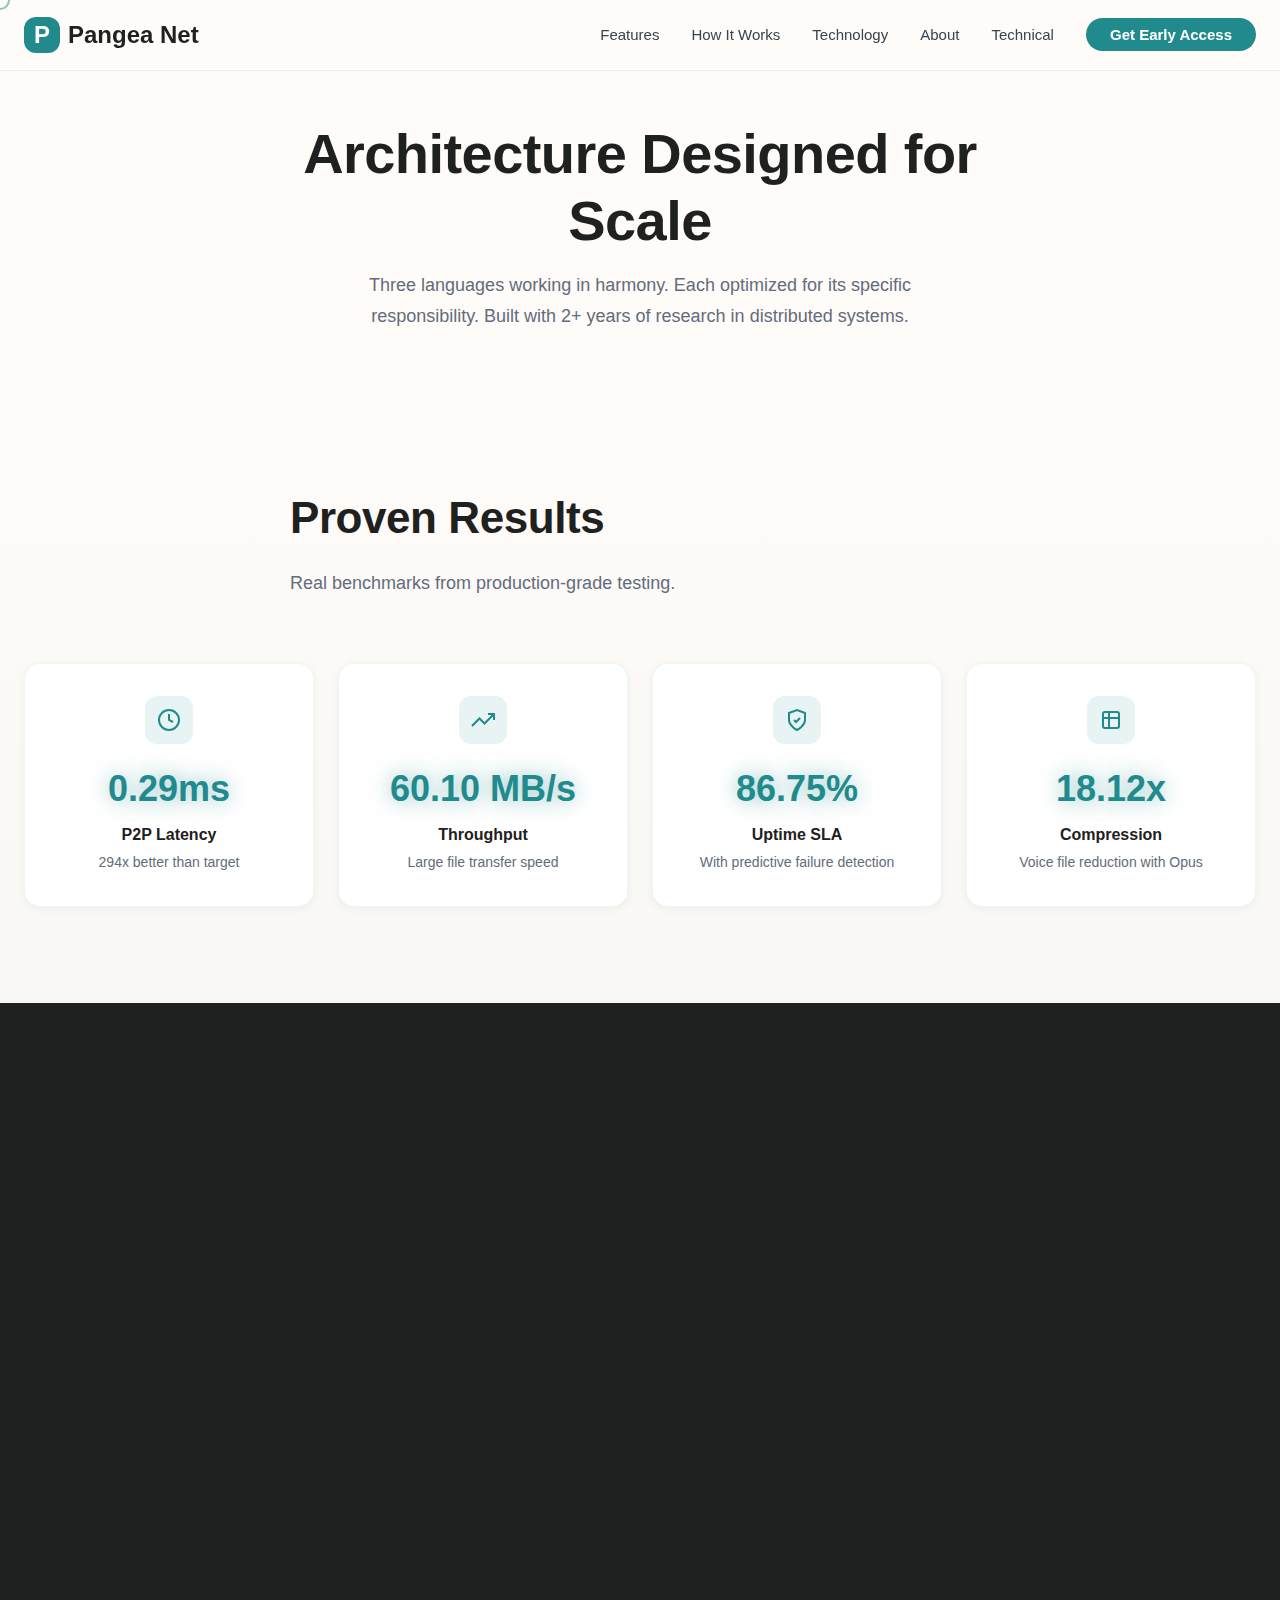
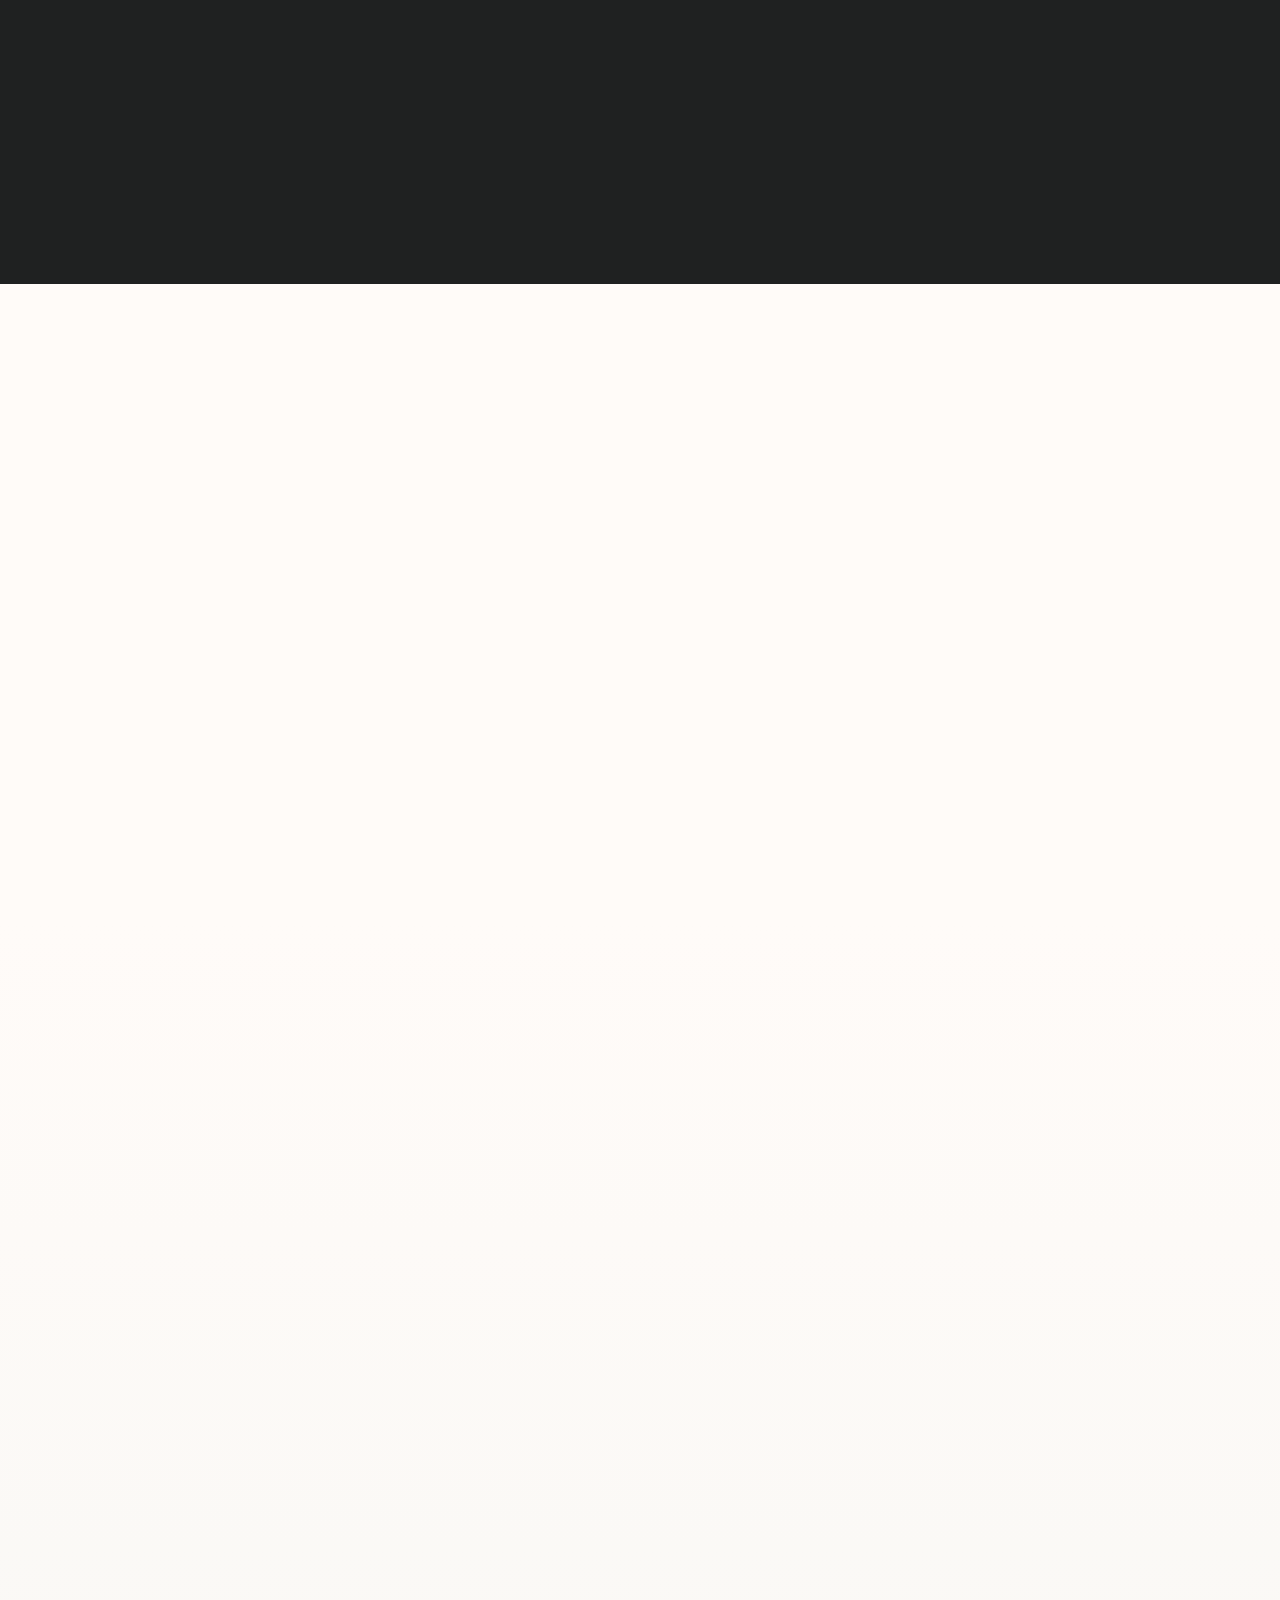
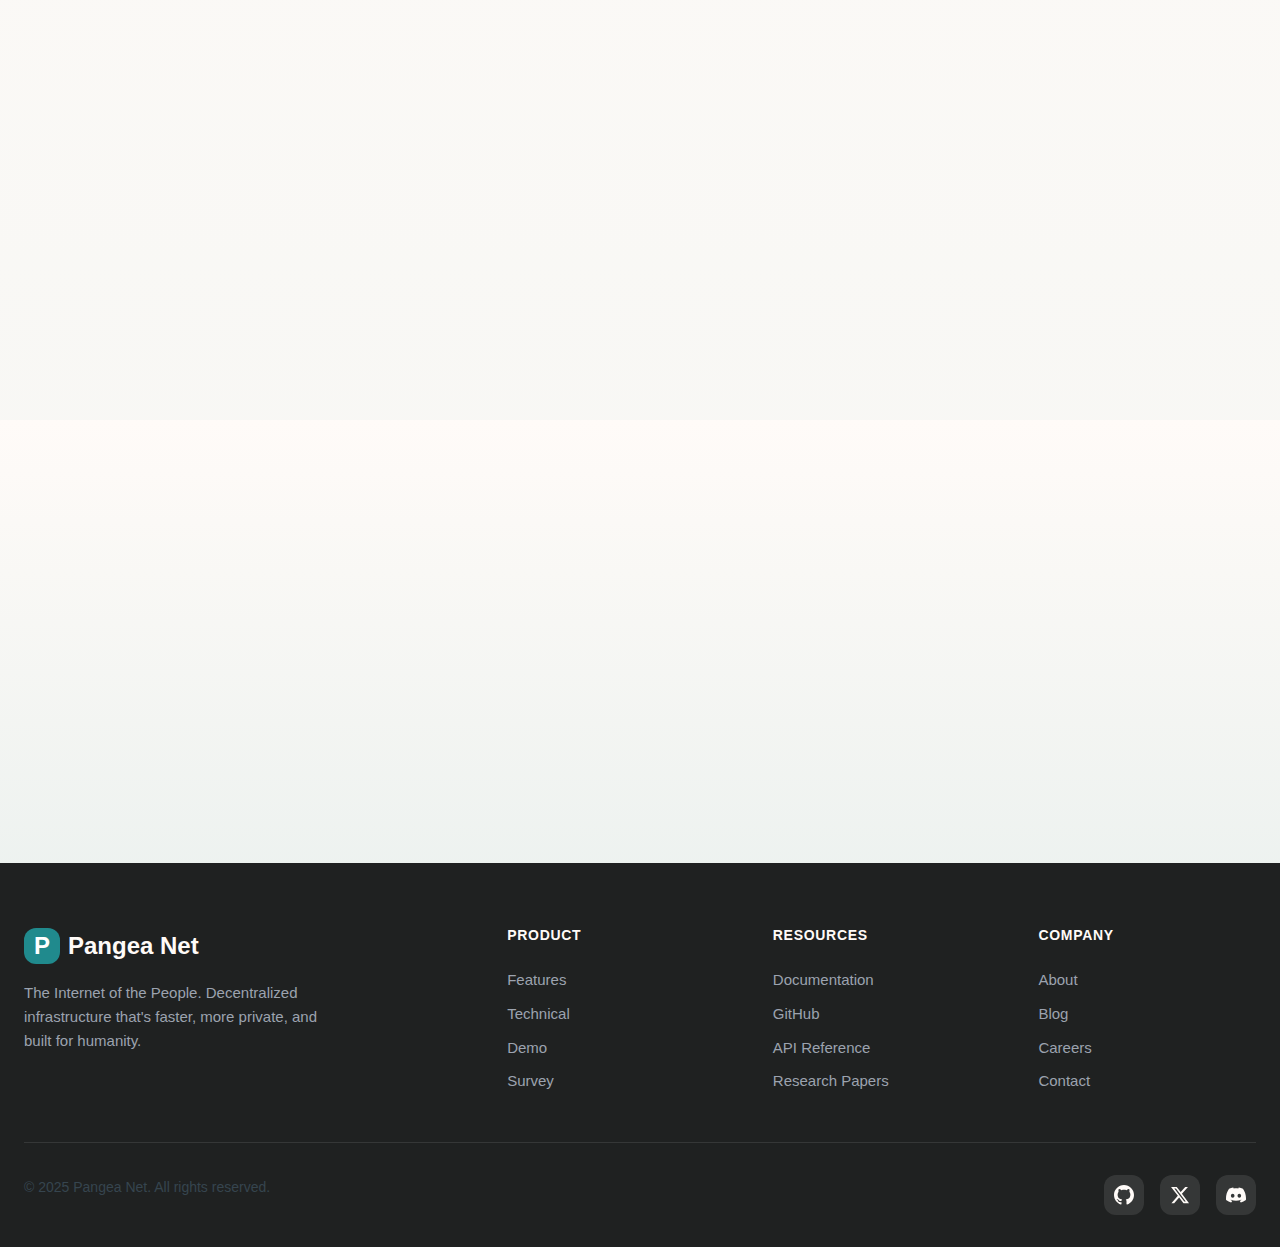
<file: website/pages/technical.html>
<!DOCTYPE html>
<html lang="en">
<head>
  <meta charset="UTF-8">
  <meta name="viewport" content="width=device-width, initial-scale=1.0">
  <meta name="description" content="Pangea Net Technical Deep Dive - Architecture, performance metrics, and implementation details.">
  <title>Technical Deep Dive - Pangea Net</title>
  
  <!-- Fonts -->
  <link rel="preconnect" href="https://fonts.googleapis.com">
  <link rel="preconnect" href="https://fonts.gstatic.com" crossorigin>
  <link href="https://fonts.googleapis.com/css2?family=Space+Grotesk:wght@400;500;600;700&family=Plus+Jakarta+Sans:wght@400;500;600;700&family=JetBrains+Mono:wght@400;500&family=JetBrains+Mono:wght@400;500&display=swap" rel="stylesheet">
  
  <!-- Styles -->
  <link rel="stylesheet" href="../css/styles.css">
  
  <!-- Favicon -->
  <link rel="icon" type="image/svg+xml" href="data:image/svg+xml,<svg xmlns='http://www.w3.org/2000/svg' viewBox='0 0 100 100'><circle cx='50' cy='50' r='45' fill='%23208A8D'/><text x='50' y='68' font-size='50' fill='white' text-anchor='middle' font-family='Arial' font-weight='bold'>P</text></svg>">
  
  <style>
    .tech-hero {
      padding-top: 120px;
      padding-bottom: var(--space-3xl);
      text-align: center;
    }
    
    .tech-hero h1 {
      max-width: 700px;
      margin: 0 auto var(--space-md);
    }
    
    .tech-hero .lead {
      max-width: 600px;
      margin: 0 auto;
    }
    
    /* Metrics Grid */
    .metrics-section {
      background: linear-gradient(180deg, var(--cream-main) 0%, rgba(32, 138, 141, 0.03) 100%);
    }
    
    .metrics-grid {
      display: grid;
      grid-template-columns: repeat(4, 1fr);
      gap: var(--space-lg);
    }
    
    @media (max-width: 1024px) {
      .metrics-grid {
        grid-template-columns: repeat(2, 1fr);
      }
    }
    
    @media (max-width: 480px) {
      .metrics-grid {
        grid-template-columns: 1fr;
      }
    }
    
    .metric-card {
      background: white;
      border-radius: var(--radius-lg);
      padding: var(--space-xl);
      text-align: center;
      box-shadow: var(--shadow-sm);
      border: 1px solid rgba(32, 138, 141, 0.08);
      transition: all var(--transition-normal);
    }
    
    .metric-card:hover {
      transform: translateY(-8px);
      box-shadow: var(--shadow-lg);
    }
    
    .metric-icon {
      width: 48px;
      height: 48px;
      margin: 0 auto var(--space-md);
      background: rgba(32, 138, 141, 0.1);
      border-radius: var(--radius-md);
      display: flex;
      align-items: center;
      justify-content: center;
      color: var(--teal-main);
    }
    
    .metric-icon svg {
      width: 24px;
      height: 24px;
    }
    
    .metric-value {
      font-family: var(--font-display);
      font-size: 36px;
      font-weight: 700;
      color: var(--teal-main);
      margin-bottom: var(--space-xs);
    }
    
    .metric-label {
      font-size: 16px;
      font-weight: 600;
      color: var(--charcoal-main);
      margin-bottom: var(--space-xs);
    }
    
    .metric-context {
      font-size: 14px;
      color: var(--gray);
    }
    
    /* CES Pipeline */
    .pipeline-section {
      background: var(--charcoal-main);
      color: var(--cream-main);
    }
    
    .pipeline-header {
      text-align: center;
      max-width: 600px;
      margin: 0 auto var(--space-3xl);
    }
    
    .pipeline-header h2 {
      color: var(--cream-main);
    }
    
    .pipeline-header p {
      color: var(--gray-light);
    }
    
    .pipeline {
      display: grid;
      grid-template-columns: repeat(3, 1fr);
      gap: var(--space-lg);
      max-width: 900px;
      margin: 0 auto;
    }
    
    @media (max-width: 768px) {
      .pipeline {
        grid-template-columns: 1fr;
      }
    }
    
    .pipeline-step {
      background: rgba(255, 255, 255, 0.05);
      border-radius: var(--radius-lg);
      padding: var(--space-xl);
      text-align: center;
      border: 1px solid rgba(255, 255, 255, 0.1);
      position: relative;
    }
    
    .pipeline-step::after {
      content: '→';
      position: absolute;
      right: -24px;
      top: 50%;
      transform: translateY(-50%);
      font-size: 24px;
      color: var(--teal-main);
    }
    
    .pipeline-step:last-child::after {
      display: none;
    }
    
    @media (max-width: 768px) {
      .pipeline-step::after {
        content: '↓';
        right: 50%;
        transform: translateX(50%);
        top: auto;
        bottom: -24px;
      }
      
      .pipeline-step:last-child::after {
        display: none;
      }
    }
    
    .pipeline-icon {
      width: 64px;
      height: 64px;
      margin: 0 auto var(--space-md);
      background: var(--teal-main);
      border-radius: var(--radius-lg);
      display: flex;
      align-items: center;
      justify-content: center;
      color: white;
    }
    
    .pipeline-icon svg {
      width: 32px;
      height: 32px;
    }
    
    .pipeline-step h3 {
      color: var(--cream-main);
      margin-bottom: var(--space-xs);
    }
    
    .pipeline-step .stat {
      font-size: 14px;
      color: var(--teal-light);
      margin-bottom: var(--space-md);
    }
    
    .pipeline-step p {
      font-size: 15px;
      color: var(--gray-light);
      margin: 0;
    }
    
    .pipeline-result {
      text-align: center;
      margin-top: var(--space-2xl);
      padding: var(--space-xl);
      background: rgba(32, 138, 141, 0.2);
      border-radius: var(--radius-lg);
      max-width: 600px;
      margin-left: auto;
      margin-right: auto;
    }
    
    .pipeline-result h4 {
      color: var(--cream-main);
      margin-bottom: var(--space-sm);
    }
    
    .pipeline-result p {
      color: var(--cream-dark);
      margin: 0;
    }
    
    /* Security Section */
    .security-grid {
      display: grid;
      grid-template-columns: repeat(3, 1fr);
      gap: var(--space-lg);
    }
    
    @media (max-width: 768px) {
      .security-grid {
        grid-template-columns: 1fr;
      }
    }
    
    .security-card {
      padding: var(--space-xl);
      background: rgba(32, 138, 141, 0.05);
      border-radius: var(--radius-lg);
      border-left: 4px solid var(--teal-main);
    }
    
    .security-card h3 {
      display: flex;
      align-items: center;
      gap: var(--space-sm);
      margin-bottom: var(--space-md);
    }
    
    .security-card svg {
      width: 24px;
      height: 24px;
      color: var(--teal-main);
    }
    
    /* Code Block */
    .code-section {
      background: linear-gradient(180deg, var(--cream-main) 0%, rgba(32, 138, 141, 0.03) 100%);
    }
    
    .code-header {
      text-align: center;
      max-width: 600px;
      margin: 0 auto var(--space-2xl);
    }
    
    .code-block {
      background: var(--charcoal-main);
      border-radius: var(--radius-lg);
      padding: var(--space-xl);
      max-width: 700px;
      margin: 0 auto;
      overflow-x: auto;
    }
    
    .code-block pre {
      margin: 0;
      font-family: 'JetBrains Mono', var(--font-code);
      font-size: 14px;
      line-height: 1.8;
      color: var(--cream-main);
    }
    
    .code-block .comment {
      color: var(--gray);
    }
    
    .code-block .command {
      color: var(--teal-light);
    }
    
    .code-block .string {
      color: #98c379;
    }
    
    .code-block .success {
      color: var(--success);
    }
    
    .code-note {
      text-align: center;
      margin-top: var(--space-lg);
      font-size: 16px;
      color: var(--gray);
    }
    
    /* Integration Links */
    .integration-links {
      display: flex;
      justify-content: center;
      gap: var(--space-lg);
      margin-top: var(--space-2xl);
      flex-wrap: wrap;
    }
    
    .integration-link {
      display: flex;
      align-items: center;
      gap: var(--space-sm);
      padding: var(--space-md) var(--space-lg);
      background: white;
      border-radius: var(--radius-md);
      border: 1px solid rgba(32, 138, 141, 0.2);
      color: var(--charcoal-main);
      font-weight: 500;
      transition: all var(--transition-fast);
    }
    
    .integration-link:hover {
      border-color: var(--teal-main);
      transform: translateY(-2px);
      box-shadow: var(--shadow-md);
    }
    
    .integration-link svg {
      width: 20px;
      height: 20px;
    }
  </style>
</head>
<body>
  <!-- Navigation -->
  <nav class="nav">
    <div class="nav-container">
      <a href="../index.html" class="nav-logo">
        <span class="nav-logo-icon">P</span>
        Pangea Net
      </a>
      
      <ul class="nav-links">
        <li><a href="../index.html#features" class="nav-link">Features</a></li>
        <li><a href="../index.html#how-it-works" class="nav-link">How It Works</a></li>
        <li><a href="../index.html#technology" class="nav-link">Technology</a></li>
        <li><a href="about.html" class="nav-link">About</a></li>
        <li><a href="technical.html" class="nav-link">Technical</a></li>
        <li><a href="../index.html#cta" class="nav-link nav-cta">Get Early Access</a></li>
      </ul>
      
      <button class="nav-toggle" aria-label="Toggle navigation">
        <span></span>
        <span></span>
        <span></span>
      </button>
    </div>
  </nav>

  <!-- Tech Hero -->
  <section class="section tech-hero">
    <div class="container">
      <h1 class="scroll-animate">Architecture Designed for Scale</h1>
      <p class="lead scroll-animate" style="transition-delay: 0.1s">
        Three languages working in harmony. Each optimized for its specific responsibility.
        Built with 2+ years of research in distributed systems.
      </p>
    </div>
  </section>

  <!-- Performance Metrics -->
  <section class="section metrics-section">
    <div class="container">
      <div class="features-header scroll-animate">
        <h2>Proven Results</h2>
        <p class="lead">Real benchmarks from production-grade testing.</p>
      </div>
      
      <div class="metrics-grid">
        <div class="metric-card scroll-animate stagger-1">
          <div class="metric-icon">
            <svg viewBox="0 0 24 24" fill="none" stroke="currentColor" stroke-width="2">
              <circle cx="12" cy="12" r="10"/>
              <path d="M12 6v6l4 2"/>
            </svg>
          </div>
          <div class="metric-value" data-count="0.33" data-suffix="ms">0</div>
          <div class="metric-label">P2P Latency</div>
          <div class="metric-context">294x better than target</div>
        </div>
        
        <div class="metric-card scroll-animate stagger-2">
          <div class="metric-icon">
            <svg viewBox="0 0 24 24" fill="none" stroke="currentColor" stroke-width="2">
              <polyline points="23 6 13.5 15.5 8.5 10.5 1 18"/>
              <polyline points="17 6 23 6 23 12"/>
            </svg>
          </div>
          <div class="metric-value" data-count="69.21" data-suffix=" MB/s">0</div>
          <div class="metric-label">Throughput</div>
          <div class="metric-context">Large file transfer speed</div>
        </div>
        
        <div class="metric-card scroll-animate stagger-3">
          <div class="metric-icon">
            <svg viewBox="0 0 24 24" fill="none" stroke="currentColor" stroke-width="2">
              <path d="M12 22s8-4 8-10V5l-8-3-8 3v7c0 6 8 10 8 10z"/>
              <path d="M9 12l2 2 4-4"/>
            </svg>
          </div>
          <div class="metric-value" data-count="99.9" data-suffix="%">0</div>
          <div class="metric-label">Uptime SLA</div>
          <div class="metric-context">With predictive failure detection</div>
        </div>
        
        <div class="metric-card scroll-animate stagger-4">
          <div class="metric-icon">
            <svg viewBox="0 0 24 24" fill="none" stroke="currentColor" stroke-width="2">
              <rect x="4" y="4" width="16" height="16" rx="2"/>
              <path d="M4 10h16M10 4v16"/>
            </svg>
          </div>
          <div class="metric-value" data-count="20.87" data-suffix="x">0</div>
          <div class="metric-label">Compression</div>
          <div class="metric-context">Voice file reduction with Opus</div>
        </div>
      </div>
    </div>
  </section>

  <!-- CES Pipeline -->
  <section class="section pipeline-section">
    <div class="container">
      <div class="pipeline-header scroll-animate">
        <h2>The CES Pipeline</h2>
        <p>Compress. Encrypt. Shard. How your data stays safe and fast.</p>
      </div>
      
      <div class="pipeline">
        <div class="pipeline-step scroll-animate stagger-1">
          <div class="pipeline-icon">
            <svg viewBox="0 0 24 24" fill="none" stroke="currentColor" stroke-width="2">
              <polyline points="4 14 10 14 10 20"/>
              <polyline points="20 10 14 10 14 4"/>
              <line x1="14" y1="10" x2="21" y2="3"/>
              <line x1="3" y1="21" x2="10" y2="14"/>
            </svg>
          </div>
          <h3>Compress</h3>
          <div class="stat">Brotli Algorithm • 12x Average</div>
          <p>Your file is compressed using Brotli. A 100MB video becomes 8MB. Quality preserved, size dramatically cut.</p>
        </div>
        
        <div class="pipeline-step scroll-animate stagger-2">
          <div class="pipeline-icon">
            <svg viewBox="0 0 24 24" fill="none" stroke="currentColor" stroke-width="2">
              <rect x="3" y="11" width="18" height="11" rx="2"/>
              <path d="M7 11V7a5 5 0 0 1 10 0v4"/>
            </svg>
          </div>
          <h3>Encrypt</h3>
          <div class="stat">XChaCha20-Poly1305 • 256-bit</div>
          <p>Military-grade encryption. Only your private key can decrypt. No master keys. No backdoors. No exceptions.</p>
        </div>
        
        <div class="pipeline-step scroll-animate stagger-3">
          <div class="pipeline-icon">
            <svg viewBox="0 0 24 24" fill="none" stroke="currentColor" stroke-width="2">
              <circle cx="12" cy="12" r="3"/>
              <circle cx="5" cy="6" r="2"/>
              <circle cx="19" cy="6" r="2"/>
              <circle cx="5" cy="18" r="2"/>
              <circle cx="19" cy="18" r="2"/>
              <path d="M7 7l3 3M15 9l2-2M7 16l3-2M15 15l2 2"/>
            </svg>
          </div>
          <h3>Shard</h3>
          <div class="stat">Reed-Solomon • 8+4 Redundancy</div>
          <p>File splits into 12 pieces. Need only 8 to recover. Lose 4 shards? Your data still survives node failures.</p>
        </div>
      </div>
      
      <div class="pipeline-result scroll-animate">
        <h4>The Result</h4>
        <p>Your data is redundant, encrypted, and distributed. No single point of failure. 99.9% uptime guaranteed.</p>
      </div>
    </div>
  </section>

  <!-- Security Model -->
  <section class="section">
    <div class="container">
      <div class="features-header scroll-animate">
        <h2>Your Data Belongs to You</h2>
        <p class="lead">Encryption first. Privacy by architecture, not by policy.</p>
      </div>
      
      <div class="security-grid">
        <div class="security-card scroll-animate stagger-1">
          <h3>
            <svg viewBox="0 0 24 24" fill="none" stroke="currentColor" stroke-width="2">
              <rect x="3" y="11" width="18" height="11" rx="2"/>
              <path d="M7 11V7a5 5 0 0 1 10 0v4"/>
            </svg>
            Encryption by Default
          </h3>
          <p>
            Not an option. Not something you enable in settings. Every file is encrypted 
            with XChaCha20-Poly1305 before leaving your device. Period.
          </p>
        </div>
        
        <div class="security-card scroll-animate stagger-2">
          <h3>
            <svg viewBox="0 0 24 24" fill="none" stroke="currentColor" stroke-width="2">
              <path d="M21 2l-2 2m-7.61 7.61a5.5 5.5 0 1 1-7.778 7.778 5.5 5.5 0 0 1 7.777-7.777zm0 0L15.5 7.5m0 0l3 3L22 7l-3-3m-3.5 3.5L19 4"/>
            </svg>
            Users Control Keys
          </h3>
          <p>
            No master keys. No backdoors. No "we have access." You control your private keys. 
            Only you decrypt your data. We literally cannot access it.
          </p>
        </div>
        
        <div class="security-card scroll-animate stagger-3">
          <h3>
            <svg viewBox="0 0 24 24" fill="none" stroke="currentColor" stroke-width="2">
              <path d="M1 12s4-8 11-8 11 8 11 8-4 8-11 8-11-8-11-8z"/>
              <circle cx="12" cy="12" r="3"/>
            </svg>
            Open Audits
          </h3>
          <p>
            Protocols are open-source. Security experts can audit. No security-through-obscurity 
            nonsense. Transparency builds trust.
          </p>
        </div>
      </div>
    </div>
  </section>

  <!-- Integration -->
  <section class="section code-section">
    <div class="container">
      <div class="code-header scroll-animate">
        <h2>Build On Pangea</h2>
        <p class="lead">Open-source foundation + proprietary intelligence layer.</p>
      </div>
      
      <div class="code-block scroll-animate">
        <pre><span class="comment"># Install the CLI</span>
<span class="command">$</span> npm install -g pangea-net

<span class="comment"># Start a node</span>
<span class="command">$</span> pangea start --port 9000
<span class="success">✓</span> Node started on port 9000
<span class="success">✓</span> Connected to 5 peers

<span class="comment"># Upload a file</span>
<span class="command">$</span> pangea upload ./my-data.zip
<span class="success">✓</span> File compressed: 100MB → 8MB
<span class="success">✓</span> File encrypted: XChaCha20-Poly1305
<span class="success">✓</span> File sharded: 12 pieces across network
<span class="success">✓</span> Hash: a1b2c3d4e5f6g7h8...

<span class="comment"># Get status</span>
<span class="command">$</span> pangea status
<span class="string">Network: Healthy (12 peers)</span>
<span class="string">Files: 3 stored (256MB total)</span>
<span class="string">Uptime: 99.97%</span></pre>
      </div>
      
      <p class="code-note scroll-animate">
        That's it. Everything else is handled automatically.<br>
        No config files. No blockchain complexity. Just works.
      </p>
      
      <div class="integration-links scroll-animate">
        <a href="#" class="integration-link">
          <svg viewBox="0 0 24 24" fill="currentColor">
            <path d="M12 0c-6.626 0-12 5.373-12 12 0 5.302 3.438 9.8 8.207 11.387.599.111.793-.261.793-.577v-2.234c-3.338.726-4.033-1.416-4.033-1.416-.546-1.387-1.333-1.756-1.333-1.756-1.089-.745.083-.729.083-.729 1.205.084 1.839 1.237 1.839 1.237 1.07 1.834 2.807 1.304 3.492.997.107-.775.418-1.305.762-1.604-2.665-.305-5.467-1.334-5.467-5.931 0-1.311.469-2.381 1.236-3.221-.124-.303-.535-1.524.117-3.176 0 0 1.008-.322 3.301 1.23.957-.266 1.983-.399 3.003-.404 1.02.005 2.047.138 3.006.404 2.291-1.552 3.297-1.23 3.297-1.23.653 1.653.242 2.874.118 3.176.77.84 1.235 1.911 1.235 3.221 0 4.609-2.807 5.624-5.479 5.921.43.372.823 1.102.823 2.222v3.293c0 .319.192.694.801.576 4.765-1.589 8.199-6.086 8.199-11.386 0-6.627-5.373-12-12-12z"/>
          </svg>
          View on GitHub
        </a>
        <a href="#" class="integration-link">
          <svg viewBox="0 0 24 24" fill="none" stroke="currentColor" stroke-width="2">
            <path d="M14 2H6a2 2 0 0 0-2 2v16a2 2 0 0 0 2 2h12a2 2 0 0 0 2-2V8z"/>
            <polyline points="14 2 14 8 20 8"/>
            <line x1="16" y1="13" x2="8" y2="13"/>
            <line x1="16" y1="17" x2="8" y2="17"/>
          </svg>
          Documentation
        </a>
        <a href="#" class="integration-link">
          <svg viewBox="0 0 24 24" fill="none" stroke="currentColor" stroke-width="2">
            <path d="M21 15a2 2 0 0 1-2 2H7l-4 4V5a2 2 0 0 1 2-2h14a2 2 0 0 1 2 2z"/>
          </svg>
          Join Discord
        </a>
      </div>
    </div>
  </section>

  <!-- CTA Section -->
  <section class="section cta-section">
    <div class="container">
      <div class="cta-content scroll-animate">
        <h2 class="cta-title">Ready to Try It?</h2>
        <p class="cta-subtitle">
          Get hands-on with the CLI demo or help us validate market demand.
        </p>
        
        <div class="cta-buttons">
          <a href="demo.html" class="btn btn-primary btn-large">
            Try CLI Demo
            <svg width="20" height="20" viewBox="0 0 24 24" fill="none" stroke="currentColor" stroke-width="2">
              <path d="M5 12h14M12 5l7 7-7 7"/>
            </svg>
          </a>
          <a href="survey.html" class="btn btn-secondary btn-large">
            Take the Survey
          </a>
        </div>
      </div>
    </div>
  </section>

  <!-- Footer -->
  <footer class="footer">
    <div class="container">
      <div class="footer-content">
        <div class="footer-brand">
          <div class="footer-logo">
            <span class="nav-logo-icon">P</span>
            Pangea Net
          </div>
          <p class="footer-tagline">
            The Internet of the People. Decentralized infrastructure that's faster, 
            more private, and built for humanity.
          </p>
        </div>
        
        <div class="footer-section">
          <h4>Product</h4>
          <ul class="footer-links">
            <li><a href="../index.html#features">Features</a></li>
            <li><a href="technical.html">Technical</a></li>
            <li><a href="demo.html">Demo</a></li>
            <li><a href="survey.html">Survey</a></li>
          </ul>
        </div>
        
        <div class="footer-section">
          <h4>Resources</h4>
          <ul class="footer-links">
            <li><a href="#">Documentation</a></li>
            <li><a href="#">GitHub</a></li>
            <li><a href="#">API Reference</a></li>
            <li><a href="#">Research Papers</a></li>
          </ul>
        </div>
        
        <div class="footer-section">
          <h4>Company</h4>
          <ul class="footer-links">
            <li><a href="about.html">About</a></li>
            <li><a href="#">Blog</a></li>
            <li><a href="#">Careers</a></li>
            <li><a href="#">Contact</a></li>
          </ul>
        </div>
      </div>
      
      <div class="footer-bottom">
        <p>&copy; 2025 Pangea Net. All rights reserved.</p>
        <div class="footer-social">
          <a href="#" aria-label="GitHub">
            <svg width="20" height="20" viewBox="0 0 24 24" fill="currentColor">
              <path d="M12 0c-6.626 0-12 5.373-12 12 0 5.302 3.438 9.8 8.207 11.387.599.111.793-.261.793-.577v-2.234c-3.338.726-4.033-1.416-4.033-1.416-.546-1.387-1.333-1.756-1.333-1.756-1.089-.745.083-.729.083-.729 1.205.084 1.839 1.237 1.839 1.237 1.07 1.834 2.807 1.304 3.492.997.107-.775.418-1.305.762-1.604-2.665-.305-5.467-1.334-5.467-5.931 0-1.311.469-2.381 1.236-3.221-.124-.303-.535-1.524.117-3.176 0 0 1.008-.322 3.301 1.23.957-.266 1.983-.399 3.003-.404 1.02.005 2.047.138 3.006.404 2.291-1.552 3.297-1.23 3.297-1.23.653 1.653.242 2.874.118 3.176.77.84 1.235 1.911 1.235 3.221 0 4.609-2.807 5.624-5.479 5.921.43.372.823 1.102.823 2.222v3.293c0 .319.192.694.801.576 4.765-1.589 8.199-6.086 8.199-11.386 0-6.627-5.373-12-12-12z"/>
            </svg>
          </a>
          <a href="#" aria-label="Twitter">
            <svg width="20" height="20" viewBox="0 0 24 24" fill="currentColor">
              <path d="M18.244 2.25h3.308l-7.227 8.26 8.502 11.24H16.17l-5.214-6.817L4.99 21.75H1.68l7.73-8.835L1.254 2.25H8.08l4.713 6.231zm-1.161 17.52h1.833L7.084 4.126H5.117z"/>
            </svg>
          </a>
          <a href="#" aria-label="Discord">
            <svg width="20" height="20" viewBox="0 0 24 24" fill="currentColor">
              <path d="M20.317 4.3698a19.7913 19.7913 0 00-4.8851-1.5152.0741.0741 0 00-.0785.0371c-.211.3753-.4447.8648-.6083 1.2495-1.8447-.2762-3.68-.2762-5.4868 0-.1636-.3933-.4058-.8742-.6177-1.2495a.077.077 0 00-.0785-.037 19.7363 19.7363 0 00-4.8852 1.515.0699.0699 0 00-.0321.0277C.5334 9.0458-.319 13.5799.0992 18.0578a.0824.0824 0 00.0312.0561c2.0528 1.5076 4.0413 2.4228 5.9929 3.0294a.0777.0777 0 00.0842-.0276c.4616-.6304.8731-1.2952 1.226-1.9942a.076.076 0 00-.0416-.1057c-.6528-.2476-1.2743-.5495-1.8722-.8923a.077.077 0 01-.0076-.1277c.1258-.0943.2517-.1923.3718-.2914a.0743.0743 0 01.0776-.0105c3.9278 1.7933 8.18 1.7933 12.0614 0a.0739.0739 0 01.0785.0095c.1202.099.246.1981.3728.2924a.077.077 0 01-.0066.1276 12.2986 12.2986 0 01-1.873.8914.0766.0766 0 00-.0407.1067c.3604.698.7719 1.3628 1.225 1.9932a.076.076 0 00.0842.0286c1.961-.6067 3.9495-1.5219 6.0023-3.0294a.077.077 0 00.0313-.0552c.5004-5.177-.8382-9.6739-3.5485-13.6604a.061.061 0 00-.0312-.0286zM8.02 15.3312c-1.1825 0-2.1569-1.0857-2.1569-2.419 0-1.3332.9555-2.4189 2.157-2.4189 1.2108 0 2.1757 1.0952 2.1568 2.419 0 1.3332-.9555 2.4189-2.1569 2.4189zm7.9748 0c-1.1825 0-2.1569-1.0857-2.1569-2.419 0-1.3332.9554-2.4189 2.1569-2.4189 1.2108 0 2.1757 1.0952 2.1568 2.419 0 1.3332-.946 2.4189-2.1568 2.4189z"/>
            </svg>
          </a>
        </div>
      </div>
    </div>
  </footer>

  <!-- Scripts -->
  <script src="../js/main.js"></script>
</body>
</html>
</file>
<file: website/css/styles.css>
/* ============================================
   Pangea Net - Design System Stylesheet
   Elegant, Minimalist, Smooth Curves
   ============================================ */

/* ============================================
   CSS Variables (Design Tokens)
   ============================================ */
:root {
  /* Primary Colors */
  --teal-light: #32B8C6;
  --teal-main: #208A8D;
  --teal-dark: #1A6B6B;
  --teal-darkest: #0F4848;
  
  /* Secondary Colors */
  --charcoal-light: #36454F;
  --charcoal-main: #1F2121;
  --charcoal-dark: #0A0A0A;
  
  /* Tertiary Colors */
  --cream-light: #FFFFFE;
  --cream-main: #FFFBF8;
  --cream-dark: #F5F3F0;
  --cream-darkest: #EEE9E5;
  
  /* Supporting Colors */
  --success: #228D3D;
  --warning: #A84B2F;
  --error: #C0152F;
  --gray: #626C7C;
  --gray-light: #9CA3AF;
  
  /* Typography */
  --font-display: 'Inter', -apple-system, BlinkMacSystemFont, 'Segoe UI', Roboto, sans-serif;
  --font-body: -apple-system, BlinkMacSystemFont, 'Segoe UI', Roboto, 'Helvetica Neue', Arial, sans-serif;
  --font-code: 'Berkeley Mono', 'SF Mono', 'Monaco', 'Consolas', monospace;
  
  /* Spacing */
  --space-xs: 4px;
  --space-sm: 8px;
  --space-md: 16px;
  --space-lg: 24px;
  --space-xl: 32px;
  --space-2xl: 48px;
  --space-3xl: 64px;
  --space-4xl: 96px;
  
  /* Border Radius (Smooth Curves) */
  --radius-sm: 8px;
  --radius-md: 12px;
  --radius-lg: 16px;
  --radius-xl: 24px;
  --radius-full: 9999px;
  
  /* Shadows */
  --shadow-sm: 0 2px 8px rgba(0, 0, 0, 0.05);
  --shadow-md: 0 4px 16px rgba(0, 0, 0, 0.08);
  --shadow-lg: 0 8px 24px rgba(0, 0, 0, 0.1);
  --shadow-xl: 0 16px 48px rgba(0, 0, 0, 0.12);
  
  /* Transitions */
  --transition-fast: 150ms ease-out;
  --transition-normal: 300ms ease-out;
  --transition-slow: 500ms ease-out;
}

/* ============================================
   Reset & Base Styles
   ============================================ */
*, *::before, *::after {
  box-sizing: border-box;
  margin: 0;
  padding: 0;
}

html {
  scroll-behavior: smooth;
  -webkit-font-smoothing: antialiased;
  -moz-osx-font-smoothing: grayscale;
}

body {
  font-family: var(--font-body);
  font-size: 16px;
  line-height: 1.6;
  color: var(--charcoal-main);
  background-color: var(--cream-main);
  overflow-x: hidden;
}

/* ============================================
   Typography
   ============================================ */
h1, h2, h3, h4, h5, h6 {
  font-family: var(--font-display);
  font-weight: 700;
  line-height: 1.2;
  letter-spacing: -0.01em;
  color: var(--charcoal-main);
}

h1 {
  font-size: clamp(32px, 5vw, 56px);
  margin-bottom: var(--space-lg);
}

h2 {
  font-size: clamp(28px, 4vw, 44px);
  margin-bottom: var(--space-lg);
}

h3 {
  font-size: clamp(22px, 3vw, 32px);
  margin-bottom: var(--space-md);
}

h4 {
  font-size: clamp(18px, 2.5vw, 24px);
  margin-bottom: var(--space-md);
}

p {
  margin-bottom: var(--space-md);
  color: var(--charcoal-light);
}

.lead {
  font-size: 18px;
  line-height: 1.7;
  color: var(--gray);
}

.small {
  font-size: 14px;
  color: var(--gray);
}

a {
  color: var(--teal-main);
  text-decoration: none;
  transition: color var(--transition-fast);
}

a:hover {
  color: var(--teal-dark);
}

/* ============================================
   Layout
   ============================================ */
.container {
  max-width: 1280px;
  margin: 0 auto;
  padding: 0 var(--space-lg);
}

@media (max-width: 768px) {
  .container {
    padding: 0 var(--space-md);
  }
}

.section {
  padding: var(--space-4xl) 0;
}

@media (max-width: 768px) {
  .section {
    padding: var(--space-3xl) 0;
  }
}

.section-dark {
  background-color: var(--charcoal-main);
  color: var(--cream-main);
}

.section-dark h1,
.section-dark h2,
.section-dark h3,
.section-dark h4 {
  color: var(--cream-main);
}

.section-dark p {
  color: var(--cream-dark);
}

.section-gradient {
  background: linear-gradient(180deg, var(--cream-main) 0%, rgba(32, 138, 141, 0.05) 100%);
}

/* Grid System */
.grid {
  display: grid;
  gap: var(--space-lg);
}

.grid-2 {
  grid-template-columns: repeat(2, 1fr);
}

.grid-3 {
  grid-template-columns: repeat(3, 1fr);
}

.grid-4 {
  grid-template-columns: repeat(4, 1fr);
}

@media (max-width: 1024px) {
  .grid-4 {
    grid-template-columns: repeat(2, 1fr);
  }
}

@media (max-width: 768px) {
  .grid-2,
  .grid-3,
  .grid-4 {
    grid-template-columns: 1fr;
  }
}

/* Flexbox utilities */
.flex {
  display: flex;
}

.flex-center {
  display: flex;
  align-items: center;
  justify-content: center;
}

.flex-between {
  display: flex;
  align-items: center;
  justify-content: space-between;
}

.flex-col {
  flex-direction: column;
}

.gap-sm { gap: var(--space-sm); }
.gap-md { gap: var(--space-md); }
.gap-lg { gap: var(--space-lg); }
.gap-xl { gap: var(--space-xl); }

/* ============================================
   Navigation
   ============================================ */
.nav {
  position: fixed;
  top: 0;
  left: 0;
  right: 0;
  z-index: 1000;
  background: rgba(255, 251, 248, 0.95);
  backdrop-filter: blur(10px);
  border-bottom: 1px solid rgba(32, 138, 141, 0.1);
  transition: all var(--transition-normal);
}

.nav-container {
  max-width: 1280px;
  margin: 0 auto;
  padding: var(--space-md) var(--space-lg);
  display: flex;
  align-items: center;
  justify-content: space-between;
}

.nav-logo {
  font-family: var(--font-display);
  font-size: 24px;
  font-weight: 700;
  color: var(--charcoal-main);
  display: flex;
  align-items: center;
  gap: var(--space-sm);
}

.nav-logo-icon {
  width: 36px;
  height: 36px;
  background: var(--teal-main);
  border-radius: var(--radius-md);
  display: flex;
  align-items: center;
  justify-content: center;
  color: white;
  font-weight: 700;
}

.nav-links {
  display: flex;
  align-items: center;
  gap: var(--space-xl);
  list-style: none;
}

.nav-link {
  font-size: 15px;
  font-weight: 500;
  color: var(--charcoal-light);
  transition: color var(--transition-fast);
}

.nav-link:hover {
  color: var(--teal-main);
}

.nav-cta {
  padding: var(--space-sm) var(--space-lg);
  background: var(--teal-main);
  color: white !important;
  border-radius: var(--radius-full);
  font-weight: 600;
  transition: all var(--transition-fast);
}

.nav-cta:hover {
  background: var(--teal-dark);
  transform: translateY(-2px);
  box-shadow: var(--shadow-md);
}

/* Mobile Nav */
.nav-toggle {
  display: none;
  flex-direction: column;
  gap: 5px;
  background: none;
  border: none;
  cursor: pointer;
  padding: var(--space-sm);
}

.nav-toggle span {
  width: 24px;
  height: 2px;
  background: var(--charcoal-main);
  border-radius: 2px;
  transition: all var(--transition-fast);
}

@media (max-width: 768px) {
  .nav-toggle {
    display: flex;
  }
  
  .nav-links {
    position: absolute;
    top: 100%;
    left: 0;
    right: 0;
    background: var(--cream-main);
    flex-direction: column;
    padding: var(--space-lg);
    gap: var(--space-md);
    border-bottom: 1px solid rgba(32, 138, 141, 0.1);
    transform: translateY(-100%);
    opacity: 0;
    pointer-events: none;
    transition: all var(--transition-normal);
  }
  
  .nav-links.active {
    transform: translateY(0);
    opacity: 1;
    pointer-events: all;
  }
}

/* ============================================
   Buttons
   ============================================ */
.btn {
  display: inline-flex;
  align-items: center;
  justify-content: center;
  gap: var(--space-sm);
  padding: var(--space-md) var(--space-xl);
  font-family: var(--font-display);
  font-size: 16px;
  font-weight: 600;
  border: none;
  border-radius: var(--radius-md);
  cursor: pointer;
  transition: all var(--transition-fast);
  text-decoration: none;
}

.btn-primary {
  background: var(--teal-main);
  color: white;
}

.btn-primary:hover {
  background: var(--teal-dark);
  transform: translateY(-2px);
  box-shadow: var(--shadow-lg);
  color: white;
}

.btn-primary:active {
  transform: translateY(0);
}

.btn-secondary {
  background: transparent;
  color: var(--teal-main);
  border: 2px solid var(--teal-main);
}

.btn-secondary:hover {
  background: rgba(32, 138, 141, 0.1);
  transform: translateY(-2px);
}

.btn-large {
  padding: var(--space-lg) var(--space-2xl);
  font-size: 18px;
  border-radius: var(--radius-lg);
}

.btn-icon {
  width: 20px;
  height: 20px;
}

/* ============================================
   Cards
   ============================================ */
.card {
  background: white;
  border-radius: var(--radius-lg);
  padding: var(--space-xl);
  box-shadow: var(--shadow-sm);
  border: 1px solid rgba(32, 138, 141, 0.08);
  transition: all var(--transition-normal);
}

.card:hover {
  transform: translateY(-8px);
  box-shadow: var(--shadow-lg);
  border-color: rgba(32, 138, 141, 0.15);
}

.card-icon {
  width: 56px;
  height: 56px;
  background: rgba(32, 138, 141, 0.1);
  border-radius: var(--radius-md);
  display: flex;
  align-items: center;
  justify-content: center;
  margin-bottom: var(--space-lg);
  color: var(--teal-main);
}

.card-icon svg {
  width: 28px;
  height: 28px;
}

.card-metric {
  font-family: var(--font-display);
  font-size: 32px;
  font-weight: 700;
  color: var(--teal-main);
  margin-bottom: var(--space-xs);
}

.card-title {
  font-size: 18px;
  font-weight: 600;
  margin-bottom: var(--space-sm);
}

.card-subtitle {
  font-size: 14px;
  color: var(--gray);
  margin-bottom: var(--space-md);
}

.card-desc {
  font-size: 15px;
  color: var(--charcoal-light);
  line-height: 1.6;
}

/* ============================================
   Hero Section
   ============================================ */
.hero {
  min-height: 100vh;
  display: flex;
  align-items: center;
  padding-top: 80px;
  position: relative;
  overflow: hidden;
}

.hero-content {
  max-width: 700px;
  position: relative;
  z-index: 2;
}

.hero-label {
  display: inline-flex;
  align-items: center;
  gap: var(--space-sm);
  padding: var(--space-sm) var(--space-md);
  background: rgba(32, 138, 141, 0.1);
  border-radius: var(--radius-full);
  font-size: 14px;
  font-weight: 500;
  color: var(--teal-main);
  margin-bottom: var(--space-lg);
}

.hero-title {
  font-size: clamp(40px, 6vw, 64px);
  line-height: 1.1;
  margin-bottom: var(--space-lg);
}

.hero-title .highlight {
  color: var(--teal-main);
}

.hero-subtitle {
  font-size: clamp(18px, 2vw, 22px);
  line-height: 1.7;
  color: var(--gray);
  margin-bottom: var(--space-2xl);
  max-width: 600px;
}

.hero-buttons {
  display: flex;
  gap: var(--space-md);
  flex-wrap: wrap;
}

.hero-social-proof {
  margin-top: var(--space-2xl);
  display: flex;
  align-items: center;
  gap: var(--space-lg);
  flex-wrap: wrap;
}

.hero-stat {
  display: flex;
  flex-direction: column;
}

.hero-stat-value {
  font-family: var(--font-display);
  font-size: 28px;
  font-weight: 700;
  color: var(--charcoal-main);
}

.hero-stat-label {
  font-size: 14px;
  color: var(--gray);
}

/* Hero Animation Background */
.hero-visual {
  position: absolute;
  right: -10%;
  top: 50%;
  transform: translateY(-50%);
  width: 60%;
  height: 80%;
  z-index: 1;
  pointer-events: none;
}

.network-canvas {
  width: 100%;
  height: 100%;
}

@media (max-width: 1024px) {
  .hero-visual {
    opacity: 0.3;
    width: 100%;
    right: 0;
  }
}

/* ============================================
   Features Section
   ============================================ */
.features {
  text-align: center;
}

.features-header {
  max-width: 700px;
  margin: 0 auto var(--space-3xl);
}

.features-grid {
  display: grid;
  grid-template-columns: repeat(4, 1fr);
  gap: var(--space-lg);
}

@media (max-width: 1024px) {
  .features-grid {
    grid-template-columns: repeat(2, 1fr);
  }
}

@media (max-width: 640px) {
  .features-grid {
    grid-template-columns: 1fr;
  }
}

/* ============================================
   How It Works Section
   ============================================ */
.how-it-works {
  background: linear-gradient(180deg, var(--cream-main) 0%, rgba(32, 138, 141, 0.03) 100%);
}

.steps {
  display: flex;
  flex-direction: column;
  gap: var(--space-3xl);
}

.step {
  display: grid;
  grid-template-columns: 1fr 1fr;
  gap: var(--space-3xl);
  align-items: center;
}

.step:nth-child(even) {
  direction: rtl;
}

.step:nth-child(even) > * {
  direction: ltr;
}

.step-visual {
  display: flex;
  align-items: center;
  justify-content: center;
}

.step-icon-container {
  width: 200px;
  height: 200px;
  background: linear-gradient(135deg, rgba(32, 138, 141, 0.1) 0%, rgba(32, 138, 141, 0.05) 100%);
  border-radius: var(--radius-xl);
  display: flex;
  align-items: center;
  justify-content: center;
  position: relative;
}

.step-icon-container::before {
  content: '';
  position: absolute;
  inset: -2px;
  border-radius: var(--radius-xl);
  background: linear-gradient(135deg, var(--teal-main) 0%, transparent 50%);
  opacity: 0.3;
  z-index: -1;
}

.step-icon {
  width: 80px;
  height: 80px;
  color: var(--teal-main);
}

.step-number {
  display: inline-flex;
  align-items: center;
  justify-content: center;
  width: 32px;
  height: 32px;
  background: var(--teal-main);
  color: white;
  border-radius: var(--radius-full);
  font-size: 14px;
  font-weight: 700;
  margin-bottom: var(--space-md);
}

.step-title {
  font-size: 28px;
  margin-bottom: var(--space-md);
}

.step-desc {
  font-size: 17px;
  line-height: 1.7;
  color: var(--charcoal-light);
}

@media (max-width: 768px) {
  .step {
    grid-template-columns: 1fr;
    text-align: center;
  }
  
  .step:nth-child(even) {
    direction: ltr;
  }
  
  .step-icon-container {
    width: 160px;
    height: 160px;
    margin: 0 auto;
  }
}

/* ============================================
   Tech Section
   ============================================ */
.tech-section {
  background: var(--charcoal-main);
  color: var(--cream-main);
}

.tech-header {
  text-align: center;
  max-width: 700px;
  margin: 0 auto var(--space-3xl);
}

.architecture {
  display: flex;
  flex-direction: column;
  gap: var(--space-lg);
  max-width: 800px;
  margin: 0 auto var(--space-3xl);
}

.arch-layer {
  background: rgba(255, 255, 255, 0.05);
  border-radius: var(--radius-lg);
  padding: var(--space-xl);
  display: flex;
  align-items: center;
  gap: var(--space-lg);
  border: 1px solid rgba(255, 255, 255, 0.1);
  transition: all var(--transition-normal);
}

.arch-layer:hover {
  background: rgba(255, 255, 255, 0.08);
  border-color: var(--teal-main);
  transform: translateX(8px);
}

.arch-layer-icon {
  width: 48px;
  height: 48px;
  background: var(--teal-main);
  border-radius: var(--radius-md);
  display: flex;
  align-items: center;
  justify-content: center;
  flex-shrink: 0;
}

.arch-layer-icon svg {
  width: 24px;
  height: 24px;
  color: white;
}

.arch-layer-content h4 {
  color: var(--cream-main);
  margin-bottom: var(--space-xs);
}

.arch-layer-content p {
  color: var(--gray-light);
  margin: 0;
  font-size: 15px;
}

.stats-bar {
  display: grid;
  grid-template-columns: repeat(4, 1fr);
  gap: var(--space-lg);
  background: rgba(32, 138, 141, 0.2);
  border-radius: var(--radius-lg);
  padding: var(--space-xl);
}

.stat-item {
  text-align: center;
}

.stat-value {
  font-family: var(--font-display);
  font-size: 28px;
  font-weight: 700;
  color: var(--cream-main);
  margin-bottom: var(--space-xs);
}

.stat-label {
  font-size: 14px;
  color: var(--gray-light);
}

@media (max-width: 768px) {
  .stats-bar {
    grid-template-columns: repeat(2, 1fr);
  }
}

/* ============================================
   Why Now Section
   ============================================ */
.why-now-grid {
  display: grid;
  grid-template-columns: repeat(3, 1fr);
  gap: var(--space-xl);
  margin-bottom: var(--space-3xl);
}

@media (max-width: 768px) {
  .why-now-grid {
    grid-template-columns: 1fr;
  }
}

.why-card {
  text-align: center;
  padding: var(--space-xl);
}

.why-card-icon {
  width: 80px;
  height: 80px;
  margin: 0 auto var(--space-lg);
  background: rgba(32, 138, 141, 0.1);
  border-radius: var(--radius-xl);
  display: flex;
  align-items: center;
  justify-content: center;
  color: var(--teal-main);
}

.why-card-icon svg {
  width: 40px;
  height: 40px;
}

.why-card h3 {
  margin-bottom: var(--space-md);
}

.closing-statement {
  text-align: center;
  max-width: 700px;
  margin: 0 auto;
  font-size: 20px;
  font-weight: 600;
  color: var(--charcoal-main);
  line-height: 1.6;
}

/* ============================================
   CTA Section
   ============================================ */
.cta-section {
  text-align: center;
  background: linear-gradient(180deg, var(--cream-main) 0%, rgba(32, 138, 141, 0.08) 100%);
}

.cta-content {
  max-width: 600px;
  margin: 0 auto;
}

.cta-title {
  margin-bottom: var(--space-md);
}

.cta-subtitle {
  font-size: 18px;
  color: var(--gray);
  margin-bottom: var(--space-2xl);
}

.cta-buttons {
  display: flex;
  justify-content: center;
  gap: var(--space-md);
  flex-wrap: wrap;
  margin-bottom: var(--space-lg);
}

.cta-note {
  font-size: 14px;
  color: var(--gray);
}

/* ============================================
   Footer
   ============================================ */
.footer {
  background: var(--charcoal-main);
  color: var(--cream-dark);
  padding: var(--space-3xl) 0 var(--space-xl);
}

.footer-content {
  display: grid;
  grid-template-columns: 2fr 1fr 1fr 1fr;
  gap: var(--space-2xl);
  margin-bottom: var(--space-2xl);
}

@media (max-width: 768px) {
  .footer-content {
    grid-template-columns: 1fr 1fr;
  }
}

@media (max-width: 480px) {
  .footer-content {
    grid-template-columns: 1fr;
  }
}

.footer-brand {
  max-width: 300px;
}

.footer-logo {
  font-family: var(--font-display);
  font-size: 24px;
  font-weight: 700;
  color: var(--cream-main);
  margin-bottom: var(--space-md);
  display: flex;
  align-items: center;
  gap: var(--space-sm);
}

.footer-tagline {
  color: var(--gray-light);
  font-size: 15px;
  line-height: 1.6;
}

.footer-section h4 {
  color: var(--cream-main);
  font-size: 14px;
  text-transform: uppercase;
  letter-spacing: 0.05em;
  margin-bottom: var(--space-lg);
}

.footer-links {
  list-style: none;
  display: flex;
  flex-direction: column;
  gap: var(--space-sm);
}

.footer-links a {
  color: var(--gray-light);
  font-size: 15px;
  transition: color var(--transition-fast);
}

.footer-links a:hover {
  color: var(--teal-light);
}

.footer-bottom {
  display: flex;
  justify-content: space-between;
  align-items: center;
  padding-top: var(--space-xl);
  border-top: 1px solid rgba(255, 255, 255, 0.1);
  font-size: 14px;
  color: var(--gray);
}

.footer-social {
  display: flex;
  gap: var(--space-md);
}

.footer-social a {
  width: 40px;
  height: 40px;
  background: rgba(255, 255, 255, 0.1);
  border-radius: var(--radius-md);
  display: flex;
  align-items: center;
  justify-content: center;
  color: var(--cream-main);
  transition: all var(--transition-fast);
}

.footer-social a:hover {
  background: var(--teal-main);
  transform: translateY(-2px);
}

/* ============================================
   Animations
   ============================================ */
@keyframes fadeInUp {
  from {
    opacity: 0;
    transform: translateY(30px);
  }
  to {
    opacity: 1;
    transform: translateY(0);
  }
}

@keyframes fadeIn {
  from {
    opacity: 0;
  }
  to {
    opacity: 1;
  }
}

@keyframes pulse {
  0%, 100% {
    opacity: 1;
  }
  50% {
    opacity: 0.7;
  }
}

@keyframes float {
  0%, 100% {
    transform: translateY(0);
  }
  50% {
    transform: translateY(-10px);
  }
}

.animate-fade-in-up {
  animation: fadeInUp 0.8s ease-out forwards;
}

.animate-fade-in {
  animation: fadeIn 0.6s ease-out forwards;
}

.animate-pulse {
  animation: pulse 2s ease-in-out infinite;
}

.animate-float {
  animation: float 3s ease-in-out infinite;
}

/* Scroll-triggered animations */
.scroll-animate {
  opacity: 0;
  transform: translateY(30px);
  transition: opacity 0.6s ease-out, transform 0.6s ease-out;
}

.scroll-animate.visible {
  opacity: 1;
  transform: translateY(0);
}

/* Stagger animations */
.stagger-1 { transition-delay: 0.1s; }
.stagger-2 { transition-delay: 0.2s; }
.stagger-3 { transition-delay: 0.3s; }
.stagger-4 { transition-delay: 0.4s; }

/* ============================================
   Utility Classes
   ============================================ */
.text-center { text-align: center; }
.text-left { text-align: left; }
.text-right { text-align: right; }

.text-teal { color: var(--teal-main); }
.text-gray { color: var(--gray); }
.text-charcoal { color: var(--charcoal-main); }

.bg-cream { background-color: var(--cream-main); }
.bg-charcoal { background-color: var(--charcoal-main); }
.bg-teal { background-color: var(--teal-main); }

.mt-sm { margin-top: var(--space-sm); }
.mt-md { margin-top: var(--space-md); }
.mt-lg { margin-top: var(--space-lg); }
.mt-xl { margin-top: var(--space-xl); }
.mt-2xl { margin-top: var(--space-2xl); }

.mb-sm { margin-bottom: var(--space-sm); }
.mb-md { margin-bottom: var(--space-md); }
.mb-lg { margin-bottom: var(--space-lg); }
.mb-xl { margin-bottom: var(--space-xl); }
.mb-2xl { margin-bottom: var(--space-2xl); }

/* Accessibility */
.sr-only {
  position: absolute;
  width: 1px;
  height: 1px;
  padding: 0;
  margin: -1px;
  overflow: hidden;
  clip: rect(0, 0, 0, 0);
  white-space: nowrap;
  border: 0;
}

/* Reduced motion */
@media (prefers-reduced-motion: reduce) {
  *,
  *::before,
  *::after {
    animation-duration: 0.01ms !important;
    animation-iteration-count: 1 !important;
    transition-duration: 0.01ms !important;
  }
  
  html {
    scroll-behavior: auto;
  }
}
</file>
